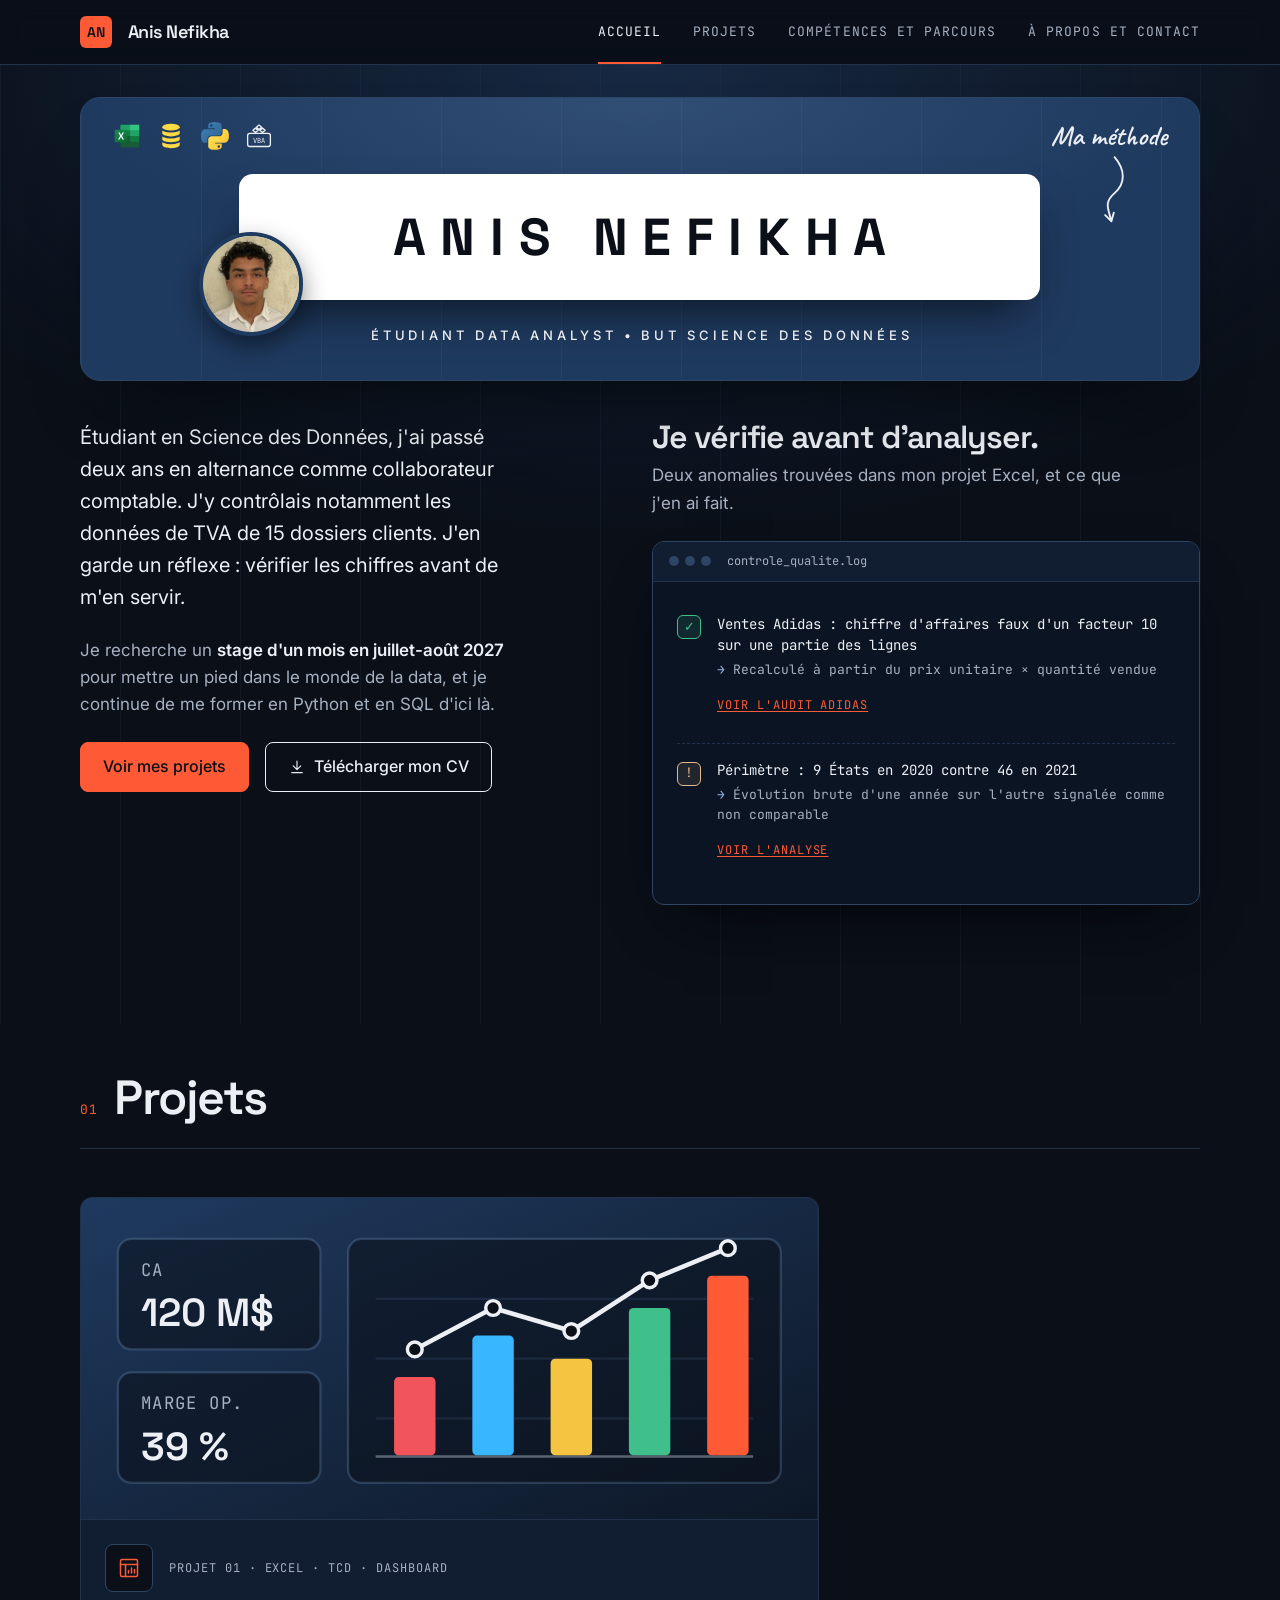
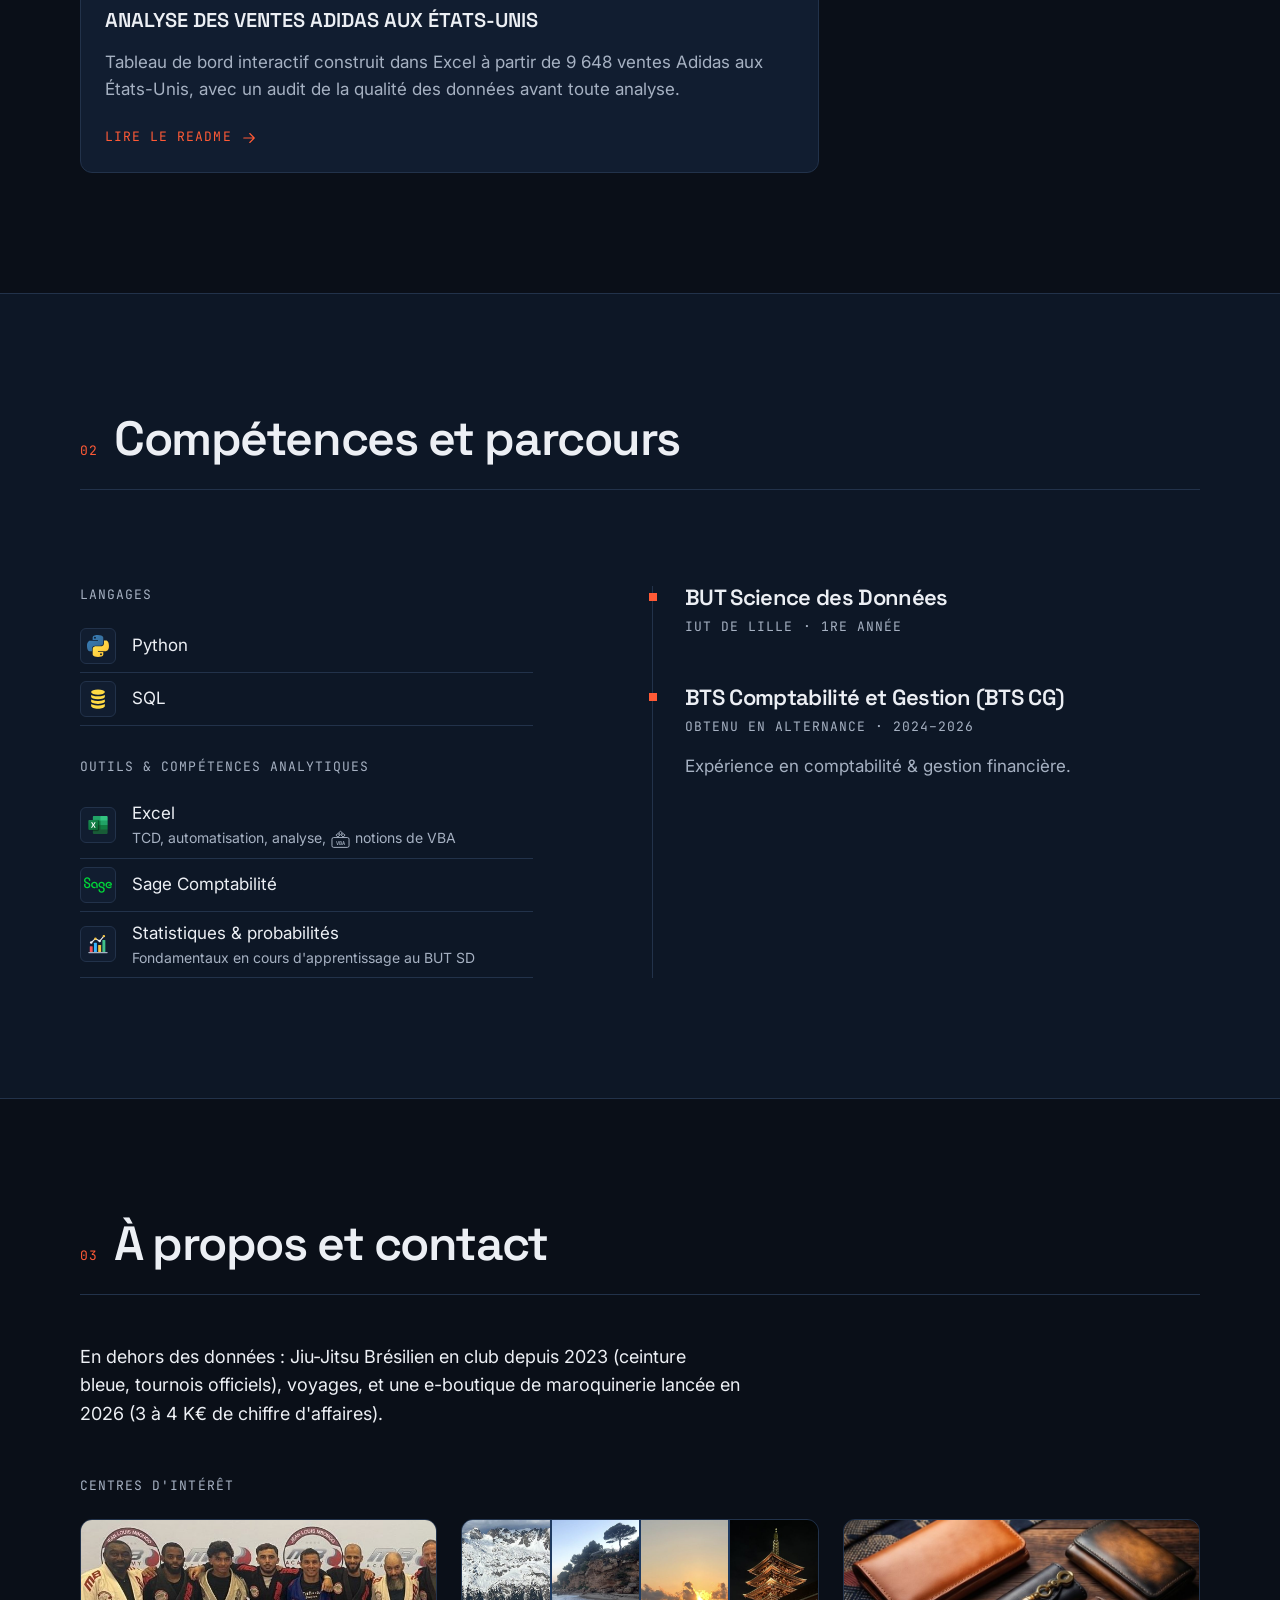
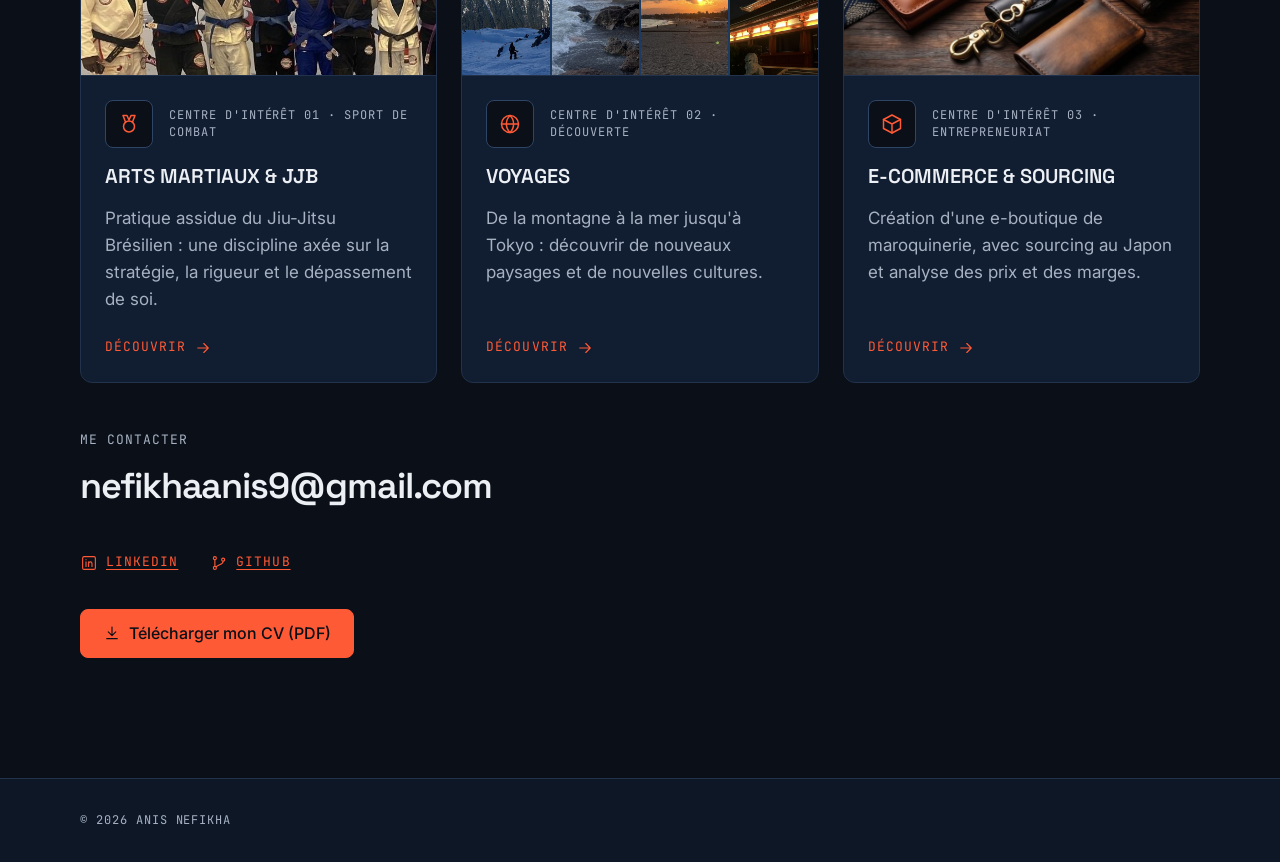
<file: index.html>
<!DOCTYPE html>
<html lang="fr">
<head>
  <meta charset="UTF-8">
  <meta name="viewport" content="width=device-width, initial-scale=1">
  <title>Anis Nefikha — Data &amp; Python</title>
  <meta name="description" content="Portfolio d'Anis Nefikha, étudiant en BUT Science des Données à l'IUT de Lille. Projets data et Python, à la recherche d'un stage d'un mois en data, en juillet-août 2027.">
  <meta name="theme-color" content="#0A0F18">

  <!-- Open Graph -->
  <meta property="og:title" content="Anis Nefikha — Data &amp; Python">
  <meta property="og:description" content="Étudiant en BUT Science des Données (IUT de Lille), à la recherche d'un stage d'un mois en data, en juillet-août 2027. Projets, compétences et contact.">
  <meta property="og:type" content="website">
  <meta property="og:url" content="https://anis-nefikha.github.io/">
  <meta property="og:image" content="https://anis-nefikha.github.io/assets/images/apercu-partage.jpg">
  <meta property="og:image:width" content="1200">
  <meta property="og:image:height" content="630">
  <meta property="og:image:alt" content="Bannière d'Anis Nefikha, étudiant data analyst en BUT Science des Données">
  <link rel="canonical" href="https://anis-nefikha.github.io/">

  <!-- Favicon SVG placeholder (initiales AN), intégré pour ne pas ajouter de fichier -->
  <link rel="icon" type="image/svg+xml" href="data:image/svg+xml,%3Csvg xmlns='http://www.w3.org/2000/svg' viewBox='0 0 64 64'%3E%3Crect width='64' height='64' rx='12' fill='%230A0F18'/%3E%3Ctext x='50%25' y='50%25' dy='.35em' text-anchor='middle' font-family='sans-serif' font-weight='700' font-size='28' fill='%23FF5A36'%3EAN%3C/text%3E%3C/svg%3E">

  <!-- Polices Google : uniquement les graisses utilisées, font-display: swap -->
  <link rel="preconnect" href="https://fonts.googleapis.com">
  <link rel="preconnect" href="https://fonts.gstatic.com" crossorigin>
  <link rel="stylesheet" href="https://fonts.googleapis.com/css2?family=Inter:wght@400;500;600&family=JetBrains+Mono:wght@400&family=Space+Grotesk:wght@600;700&display=swap">
  <!-- Écriture manuscrite de la bannière : seulement les lettres de « Ma méthode », bloquante sur desktop uniquement -->
  <link rel="stylesheet" href="https://fonts.googleapis.com/css2?family=Caveat:wght@600&text=Ma%20m%C3%A9thode&display=swap" media="(min-width: 64em)">

  <!-- Feuilles de style : l'ordre compte (tokens → base → layout → composants) -->
  <link rel="stylesheet" href="css/01-tokens.css">
  <link rel="stylesheet" href="css/02-base.css">
  <link rel="stylesheet" href="css/03-layout.css">
  <link rel="stylesheet" href="css/04-components.css">

  <!-- Apparitions au défilement : masque les blocs [data-reveal] avant le premier affichage.
       Mouvement réduit demandé, ou main.js indisponible : rien n'est masqué. -->
  <script>
    (function (root) {
      if (!window.matchMedia || !matchMedia('(prefers-reduced-motion: no-preference)').matches || !('IntersectionObserver' in window)) return;
      root.classList.add('reveal-on');
      setTimeout(function () {
        if (!root.classList.contains('reveal-ready')) root.classList.remove('reveal-on');
      }, 2500);
    })(document.documentElement);
  </script>
  <script src="js/main.js" defer></script>
</head>
<body>

  <!-- Icônes (sprite SVG décoratif, réutilisé avec <use>) -->
  <svg class="icon-sprite" aria-hidden="true" hidden>
    <symbol id="i-code" viewBox="0 0 24 24"><path d="M8 7l-5 5 5 5M16 7l5 5-5 5M14 4l-4 16"/></symbol>
    <symbol id="i-database" viewBox="0 0 24 24"><ellipse cx="12" cy="5.5" rx="7.5" ry="2.5"/><path d="M4.5 5.5v13c0 1.4 3.4 2.5 7.5 2.5s7.5-1.1 7.5-2.5v-13M4.5 12c0 1.4 3.4 2.5 7.5 2.5s7.5-1.1 7.5-2.5"/></symbol>
    <symbol id="i-table" viewBox="0 0 24 24"><rect x="3.5" y="4.5" width="17" height="15" rx="1.5"/><path d="M3.5 9.5h17M3.5 14.5h17M9.5 9.5v10"/></symbol>
    <symbol id="i-medal" viewBox="0 0 24 24"><circle cx="12" cy="14.5" r="5.5"/><path d="M8.5 10L6 3.5h4l2 4.5 2-4.5h4L15.5 10"/></symbol>
    <symbol id="i-team" viewBox="0 0 24 24"><circle cx="9" cy="8" r="3"/><circle cx="17" cy="9" r="2.5"/><path d="M3.5 19.5c0-3 2.5-5.5 5.5-5.5s5.5 2.5 5.5 5.5M15 14.2c.6-.1 1.3-.2 2-.2 2.2 0 4 1.8 4 4.5"/></symbol>
    <symbol id="i-box" viewBox="0 0 24 24"><path d="M12 3l8.5 4.5v9L12 21l-8.5-4.5v-9z"/><path d="M3.5 7.5L12 12l8.5-4.5M12 12v9"/></symbol>
    <symbol id="i-mail" viewBox="0 0 24 24"><rect x="3" y="5" width="18" height="14" rx="1.5"/><path d="M3.5 6l8.5 7 8.5-7"/></symbol>
    <symbol id="i-linkedin" viewBox="0 0 24 24"><rect x="3.5" y="3.5" width="17" height="17" rx="2"/><path d="M8 10.5v6M8 7.5v.01M11.5 16.5v-6M11.5 13c0-1.5 1-2.5 2.3-2.5s2.2 1 2.2 2.5v3.5"/></symbol>
    <symbol id="i-github" viewBox="0 0 24 24"><circle cx="6.5" cy="5.5" r="2"/><circle cx="6.5" cy="18.5" r="2"/><circle cx="17.5" cy="7.5" r="2"/><path d="M6.5 7.5v9M17.5 9.5c0 4-4 4-9.3 7.5"/></symbol>
    <symbol id="i-download" viewBox="0 0 24 24"><path d="M12 4v11M7 10.5l5 5 5-5M5 19.5h14"/></symbol>
    <symbol id="i-arrow" viewBox="0 0 24 24"><path d="M7 17L17 7M9 7h8v8"/></symbol>
    <symbol id="i-fuel" viewBox="0 0 24 24"><path d="M4.5 20.5V5A1.5 1.5 0 0 1 6 3.5h6A1.5 1.5 0 0 1 13.5 5v15.5M3 20.5h12M7 7.5h4"/><path d="M13.5 10H15a1.5 1.5 0 0 1 1.5 1.5v4.25a1.25 1.25 0 0 0 2.5 0V8.5L16.5 6"/></symbol>
    <symbol id="i-dashboard" viewBox="0 0 24 24"><rect x="3.5" y="3.5" width="17" height="17" rx="1.5"/><path d="M3.5 8.5h17M8.5 8.5v12"/><path d="M11.5 17v-2.5M14.5 17v-5M17.5 17v-3.5"/></symbol>
    <symbol id="i-book" viewBox="0 0 24 24"><path d="M4.5 4.5A1.5 1.5 0 0 1 6 3h12.5v15H6a1.5 1.5 0 0 0-1.5 1.5zM4.5 19.5A1.5 1.5 0 0 0 6 21h12.5v-3"/><path d="M8.5 7h6"/></symbol>
    <symbol id="i-file" viewBox="0 0 24 24"><path d="M6.5 3.5h7l4 4v13h-11z"/><path d="M13.5 3.5v4h4"/></symbol>
    <symbol id="i-image" viewBox="0 0 24 24"><rect x="3.5" y="4.5" width="17" height="15" rx="1.5"/><circle cx="9" cy="10" r="1.75"/><path d="M20.5 16l-5-5-8 8.5"/></symbol>
    <symbol id="i-alert" viewBox="0 0 24 24"><path d="M12 3.5l9 16H3z"/><path d="M12 10v4M12 16.75v.01"/></symbol>
    <symbol id="i-check" viewBox="0 0 24 24"><path d="M5 12.5l4.5 4.5L19 7.5"/></symbol>
    <symbol id="i-arrow-right" viewBox="0 0 24 24"><path d="M5 12h14M13 6l6 6-6 6"/></symbol>
    <symbol id="i-arrow-left" viewBox="0 0 24 24"><path d="M19 12H5M11 6l-6 6 6 6"/></symbol>
    <symbol id="i-globe" viewBox="0 0 24 24"><circle cx="12" cy="12" r="8.5"/><path d="M3.5 12h17M12 3.5c2.4 2.3 3.6 5.1 3.6 8.5s-1.2 6.2-3.6 8.5c-2.4-2.3-3.6-5.1-3.6-8.5s1.2-6.2 3.6-8.5z"/></symbol>
  </svg>

  <!-- Lien d'évitement : visible uniquement au focus clavier -->
  <a class="skip-link" href="#contenu">Aller au contenu</a>

  <header class="site-header">
    <div class="container site-header__inner">
      <a class="site-header__brand" href="#accueil"><span class="brand-mark" aria-hidden="true">AN</span><span class="brand-name">Anis Nefikha</span></a>

      <!-- Toujours visible, en haut de chaque page (libellés courts sur mobile) -->
      <nav class="site-nav" aria-label="Navigation principale">
        <ul class="site-nav__list">
          <li><a href="#accueil">Accueil</a></li>
          <li><a href="#projets">Projets</a></li>
          <li><a href="#competences">Compétences<span class="nav-extra">&nbsp;et parcours</span></a></li>
          <li><a href="#a-propos"><span class="nav-extra">À propos et&nbsp;</span>Contact</a></li>
        </ul>
      </nav>
    </div>
  </header>

  <main id="contenu" tabindex="-1">

    <!-- ============================================================
         SECTION ACCUEIL
         ============================================================ -->
    <section class="section section--accueil" id="accueil" aria-labelledby="accueil-titre">
      <div class="container grid hero__grid">
        <!-- Signature : la bannière LinkedIn recréée en HTML (nom = h1, net à toutes les tailles).
             Seul moment animé au chargement, voir « Signature du hero » dans 04-components.css -->
        <div class="signature">
          <ul class="signature__tools" aria-label="Outils">
            <li><svg viewBox="0 0 32 32" focusable="false" aria-hidden="true"><defs><linearGradient id="sigExcel" x1="4.494" x2="13.832" y1="-2092.086" y2="-2075.914" gradientTransform="translate(0 2100)" gradientUnits="userSpaceOnUse"><stop offset="0" stop-color="#18884f"/><stop offset=".5" stop-color="#117e43"/><stop offset="1" stop-color="#0b6631"/></linearGradient></defs><path fill="#185c37" d="M19.581 15.35L8.512 13.4v14.409A1.19 1.19 0 0 0 9.705 29h19.1A1.19 1.19 0 0 0 30 27.809V22.5Z"/><path fill="#21a366" d="M19.581 3H9.705a1.19 1.19 0 0 0-1.193 1.191V9.5L19.581 16l5.861 1.95L30 16V9.5Z"/><path fill="#107c41" d="M8.512 9.5h11.069V16H8.512Z"/><path fill="url(#sigExcel)" d="M3.194 8.85h11.938a1.193 1.193 0 0 1 1.194 1.191v11.918a1.193 1.193 0 0 1-1.194 1.191H3.194A1.19 1.19 0 0 1 2 21.959V10.041A1.19 1.19 0 0 1 3.194 8.85"/><path fill="#fff" d="m5.7 19.873l2.511-3.884l-2.3-3.862h1.847L9.013 14.6c.116.234.2.408.238.524h.017q.123-.281.26-.546l1.342-2.447h1.7l-2.359 3.84l2.419 3.905h-1.809l-1.45-2.711A2.4 2.4 0 0 1 9.2 16.8h-.024a1.7 1.7 0 0 1-.168.351l-1.493 2.722Z"/><path fill="#33c481" d="M28.806 3h-9.225v6.5H30V4.191A1.19 1.19 0 0 0 28.806 3"/><path fill="#107c41" d="M19.581 16H30v6.5H19.581Z"/></svg><span class="visually-hidden">Excel</span></li>
            <li><svg viewBox="0 0 32 32" focusable="false" aria-hidden="true"><path fill="#ffda44" d="M8.562 15.256A21.2 21.2 0 0 0 16 16.449a21.2 21.2 0 0 0 7.438-1.194c1.864-.727 2.525-1.535 2.525-2V9.7a10.4 10.4 0 0 1-2.084 1.076A22.3 22.3 0 0 1 16 12.078a22.4 22.4 0 0 1-7.879-1.3A10.3 10.3 0 0 1 6.037 9.7v3.55c0 .474.663 1.278 2.525 2.006m0 6.705a15.6 15.6 0 0 0 2.6.741a25 25 0 0 0 4.838.453a25 25 0 0 0 4.838-.452a15.6 15.6 0 0 0 2.6-.741c1.864-.727 2.525-1.535 2.525-2v-3.39a10.7 10.7 0 0 1-1.692.825A23.5 23.5 0 0 1 16 18.74a23.5 23.5 0 0 1-8.271-1.348a11 11 0 0 1-1.692-.825v3.393c0 .466.663 1.271 2.525 2.001M16 30c5.5 0 9.963-1.744 9.963-3.894v-2.837a10.5 10.5 0 0 1-1.535.762l-.157.063A23.5 23.5 0 0 1 16 25.445a23.4 23.4 0 0 1-8.271-1.351l-.157-.063a10.5 10.5 0 0 1-1.535-.762v2.837C6.037 28.256 10.5 30 16 30"/><ellipse cx="16" cy="5.894" fill="#ffda44" rx="9.963" ry="3.894"/></svg><span class="visually-hidden">SQL</span></li>
            <li><svg viewBox="0 0 256 255" focusable="false" aria-hidden="true"><defs><linearGradient id="sigPython0" x1="12.959%" x2="79.639%" y1="12.039%" y2="78.201%"><stop offset="0%" stop-color="#387EB8"/><stop offset="100%" stop-color="#366994"/></linearGradient><linearGradient id="sigPython1" x1="19.128%" x2="90.742%" y1="20.579%" y2="88.429%"><stop offset="0%" stop-color="#FFE052"/><stop offset="100%" stop-color="#FFC331"/></linearGradient></defs><path fill="url(#sigPython0)" d="M126.916.072c-64.832 0-60.784 28.115-60.784 28.115l.072 29.128h61.868v8.745H41.631S.145 61.355.145 126.77c0 65.417 36.21 63.097 36.21 63.097h21.61v-30.356s-1.165-36.21 35.632-36.21h61.362s34.475.557 34.475-33.319V33.97S194.670.072 126.916.072M92.802 19.66a11.12 11.12 0 0 1 11.13 11.13a11.12 11.12 0 0 1-11.13 11.13a11.12 11.12 0 0 1-11.13-11.13a11.12 11.12 0 0 1 11.13-11.13"/><path fill="url(#sigPython1)" d="M128.757 254.126c64.832 0 60.784-28.115 60.784-28.115l-.072-29.127H127.6v-8.745h86.441s41.486 4.705 41.486-60.712c0-65.416-36.21-63.096-36.21-63.096h-21.61v30.355s1.165 36.21-35.632 36.21h-61.362s-34.475-.557-34.475 33.32v56.013s-5.235 33.897 62.518 33.897m34.114-19.586a11.12 11.12 0 0 1-11.13-11.13a11.12 11.12 0 0 1 11.13-11.131a11.12 11.12 0 0 1 11.13 11.13a11.12 11.12 0 0 1-11.13 11.13"/></svg><span class="visually-hidden">Python</span></li>
            <li><svg class="signature__vba" viewBox="0 0 32 32" focusable="false" aria-hidden="true"><path d="M9 9.5l3-2.5 3 2.5-3 2.5zM17 9.5l3-2.5 3 2.5-3 2.5zM13 6l3-2.5L19 6l-3 2.5z"/><rect x="3" y="13" width="26" height="15" rx="2.5"/><text x="16" y="24.5" text-anchor="middle">VBA</text></svg><span class="visually-hidden">VBA</span></li>
          </ul>

          <div class="signature__card">
            <h1 id="accueil-titre" class="signature__name">Anis Nefikha</h1>
            <img class="signature__photo" src="assets/images/anis-nefikha.jpg" alt="Portrait d'Anis Nefikha" width="260" height="260">
          </div>

          <p class="signature__role">Étudiant data analyst <span aria-hidden="true">•</span> BUT Science des Données</p>

          <!-- Annotation manuscrite de la bannière (desktop uniquement) : la flèche désigne le journal
               qualité, juste en dessous. Placée après le h1 pour l'ordre de lecture au clavier. -->
          <a class="signature__note" href="#verification">
            <span>Ma méthode</span>
            <svg viewBox="0 0 56 92" focusable="false" aria-hidden="true"><path pathLength="1" d="M30 4C44 20 44 38 30 50S22 70 26 86M29 75L26 86L18 78"/></svg>
          </a>
        </div>

        <div class="hero__text">
          <p class="hero__intro" data-reveal>Étudiant en Science des Données, j'ai passé deux ans en alternance comme collaborateur comptable. J'y contrôlais notamment les données de TVA de 15 dossiers clients. J'en garde un réflexe&nbsp;: vérifier les chiffres avant de m'en servir.</p>

          <p class="hero__goal" data-reveal>Je recherche un <strong>stage d'un mois en juillet-août 2027</strong> pour mettre un pied dans le monde de la data, et je continue de me former en Python et en SQL d'ici là.</p>

          <div class="button-group" data-reveal>
            <a class="button button--primary" href="#projets">Voir mes projets</a>
            <a class="button button--secondary" href="assets/cv/cv-anis-nefikha.pdf">
              <svg class="icon" aria-hidden="true"><use href="#i-download"/></svg>
              Télécharger mon CV
            </a>
          </div>
        </div>

        <!-- Fil rouge : contrôle qualité (2 anomalies réelles, tirées de la page projet Adidas).
             Placé dans le hero pour être vu sans défiler. Les lignes s'affichent une à une
             quand le journal entre dans l'écran (main.js). -->
        <div class="hero__audit" id="verification">
          <h2 class="audit__title" data-reveal>Je vérifie avant d'analyser.</h2>
          <p class="audit__lead" data-reveal>Deux anomalies trouvées dans mon projet Excel, et ce que j'en ai fait.</p>

        <figure class="log" data-log>
          <figcaption class="log__bar"><span class="log__dots" aria-hidden="true"><i></i><i></i><i></i></span>controle_qualite.log</figcaption>
          <ol class="log__lines">
            <li class="log__line" style="--i: 0">
              <span class="log__status log__status--ok" aria-hidden="true">✓</span>
              <div class="log__text">
                <p class="log__check"><span class="visually-hidden">Corrigé : </span>Ventes Adidas : chiffre d'affaires faux d'un facteur 10 sur une partie des lignes</p>
                <p class="log__fix">Recalculé à partir du prix unitaire × quantité vendue</p>
                <a class="log__link" href="projets/dashboard-adidas.html#etape-2">Voir l'audit Adidas</a>
              </div>
            </li>
            <li class="log__line" style="--i: 1">
              <span class="log__status log__status--warn" aria-hidden="true">!</span>
              <div class="log__text">
                <p class="log__check"><span class="visually-hidden">Signalé : </span>Périmètre : 9 États en 2020 contre 46 en 2021</p>
                <p class="log__fix">Évolution brute d'une année sur l'autre signalée comme non comparable</p>
                <a class="log__link" href="projets/dashboard-adidas.html#etape-5">Voir l'analyse</a>
              </div>
            </li>
          </ol>
        </figure>
        </div>
      </div>
    </section>

    <!-- ============================================================
         SECTION PROJETS (en premier après l'accueil : priorité recruteurs)
         ============================================================ -->
    <section class="section section--projets" id="projets" aria-labelledby="projets-titre">
      <div class="container">
        <h2 id="projets-titre" class="section-title" data-reveal><span class="section-number" aria-hidden="true">01</span>Projets</h2>

        <!-- Chaque carte ouvre la page du projet (README complet), générée par projets.py -->
        <ul class="project-list grid">
          <li data-reveal>
            <article class="project-card">
              <div class="project-card__cover" aria-hidden="true">
                <svg viewBox="0 0 320 140" preserveAspectRatio="xMidYMid slice" focusable="false">
                  <defs>
                    <linearGradient id="couvDashFond" x1="0" y1="0" x2="1" y2="1"><stop offset="0" stop-color="#1F3A5F"/><stop offset="1" stop-color="#0D1726"/></linearGradient>
                  </defs>
                  <rect width="320" height="140" fill="url(#couvDashFond)"/>
                  <g fill="#0A0F18" fill-opacity=".55" stroke="#8DB4E8" stroke-opacity=".22">
                    <rect x="16" y="18" width="88" height="48" rx="6"/>
                    <rect x="16" y="76" width="88" height="48" rx="6"/>
                    <rect x="116" y="18" width="188" height="106" rx="6"/>
                  </g>
                  <g font-family="JetBrains Mono, monospace" font-size="7.5" letter-spacing=".6" fill="#A6B1C2">
                    <text x="26" y="34">CA</text>
                    <text x="26" y="92">MARGE OP.</text>
                  </g>
                  <g font-family="Space Grotesk, sans-serif" font-size="17" font-weight="600" fill="#ECEFF4">
                    <text x="26" y="56">120 M$</text>
                    <text x="26" y="114">39 %</text>
                  </g>
                  <path d="M128 44h164M128 70h164M128 96h164" stroke="#8DB4E8" stroke-opacity=".1"/>
                  <path d="M128 112.5h164" stroke="#A6B1C2" stroke-opacity=".5"/>
                  <rect x="136" y="78" width="18" height="34" rx="2" fill="#F2545B"/>
                  <rect x="170" y="60" width="18" height="52" rx="2" fill="#38B6FF"/>
                  <rect x="204" y="70" width="18" height="42" rx="2" fill="#F5C542"/>
                  <rect x="238" y="48" width="18" height="64" rx="2" fill="#3FBF8A"/>
                  <rect x="272" y="34" width="18" height="78" rx="2" fill="#FF5A36"/>
                  <path d="M145 66l34-18 34 10 34-22 34-14" fill="none" stroke="#ECEFF4" stroke-width="2" stroke-linecap="round" stroke-linejoin="round"/>
                  <g fill="#0A0F18" stroke="#ECEFF4" stroke-width="1.5">
                    <circle cx="145" cy="66" r="3.2"/><circle cx="179" cy="48" r="3.2"/><circle cx="213" cy="58" r="3.2"/><circle cx="247" cy="36" r="3.2"/><circle cx="281" cy="22" r="3.2"/>
                  </g>
                </svg>
              </div>
              <div class="project-card__body">
                <div class="project-card__head">
                  <span class="project-logo" aria-hidden="true"><svg class="icon"><use href="#i-dashboard"/></svg></span>
                  <p class="project-card__kicker">Projet 01 · Excel · TCD · Dashboard</p>
                </div>
                <h3 class="project-card__title"><a class="project-card__link" href="projets/dashboard-adidas.html">Analyse des ventes Adidas aux États-Unis</a></h3>
                <p class="project-card__summary">Tableau de bord interactif construit dans Excel à partir de 9&nbsp;648 ventes Adidas aux États-Unis, avec un audit de la qualité des données avant toute analyse.</p>
                <span class="project-card__cta" aria-hidden="true">Lire le README <svg class="icon"><use href="#i-arrow-right"/></svg></span>
              </div>
            </article>
          </li>
        </ul>
      </div>
    </section>

    <!-- ============================================================
         SECTION COMPÉTENCES ET PARCOURS
         ============================================================ -->
    <section class="section section--band section--competences" id="competences" aria-labelledby="competences-titre">
      <div class="container grid competences__grid">
        <h2 id="competences-titre" class="section-title" data-reveal><span class="section-number" aria-hidden="true">02</span>Compétences et parcours</h2>

        <ul class="skill-groups">
          <li class="skill-group">
            <h3 class="skill-group__title" data-reveal>Langages</h3>
            <ul class="skill-group__list">
              <li data-reveal><span class="skill-logo" aria-hidden="true"><svg class="skill-logo__img" focusable="false" viewBox="0 0 256 255"><defs><linearGradient id="logoPython0" x1="12.959%" x2="79.639%" y1="12.039%" y2="78.201%"><stop offset="0%" stop-color="#387EB8"/><stop offset="100%" stop-color="#366994"/></linearGradient><linearGradient id="logoPython1" x1="19.128%" x2="90.742%" y1="20.579%" y2="88.429%"><stop offset="0%" stop-color="#FFE052"/><stop offset="100%" stop-color="#FFC331"/></linearGradient></defs><path fill="url(#logoPython0)" d="M126.916.072c-64.832 0-60.784 28.115-60.784 28.115l.072 29.128h61.868v8.745H41.631S.145 61.355.145 126.77c0 65.417 36.21 63.097 36.21 63.097h21.61v-30.356s-1.165-36.21 35.632-36.21h61.362s34.475.557 34.475-33.319V33.97S194.67.072 126.916.072M92.802 19.66a11.12 11.12 0 0 1 11.13 11.13a11.12 11.12 0 0 1-11.13 11.13a11.12 11.12 0 0 1-11.13-11.13a11.12 11.12 0 0 1 11.13-11.13"/><path fill="url(#logoPython1)" d="M128.757 254.126c64.832 0 60.784-28.115 60.784-28.115l-.072-29.127H127.6v-8.745h86.441s41.486 4.705 41.486-60.712c0-65.416-36.21-63.096-36.21-63.096h-21.61v30.355s1.165 36.21-35.632 36.21h-61.362s-34.475-.557-34.475 33.32v56.013s-5.235 33.897 62.518 33.897m34.114-19.586a11.12 11.12 0 0 1-11.13-11.13a11.12 11.12 0 0 1 11.13-11.131a11.12 11.12 0 0 1 11.13 11.13a11.12 11.12 0 0 1-11.13 11.13"/></svg></span>Python</li>
              <li data-reveal><span class="skill-logo" aria-hidden="true"><svg class="skill-logo__img" focusable="false" viewBox="0 0 32 32"><path fill="#ffda44" d="M8.562 15.256A21.2 21.2 0 0 0 16 16.449a21.2 21.2 0 0 0 7.438-1.194c1.864-.727 2.525-1.535 2.525-2V9.7a10.4 10.4 0 0 1-2.084 1.076A22.3 22.3 0 0 1 16 12.078a22.4 22.4 0 0 1-7.879-1.3A10.3 10.3 0 0 1 6.037 9.7v3.55c0 .474.663 1.278 2.525 2.006m0 6.705a15.6 15.6 0 0 0 2.6.741a25 25 0 0 0 4.838.453a25 25 0 0 0 4.838-.452a15.6 15.6 0 0 0 2.6-.741c1.864-.727 2.525-1.535 2.525-2v-3.39a10.7 10.7 0 0 1-1.692.825A23.5 23.5 0 0 1 16 18.74a23.5 23.5 0 0 1-8.271-1.348a11 11 0 0 1-1.692-.825v3.393c0 .466.663 1.271 2.525 2.001M16 30c5.5 0 9.963-1.744 9.963-3.894v-2.837a10.5 10.5 0 0 1-1.535.762l-.157.063A23.5 23.5 0 0 1 16 25.445a23.4 23.4 0 0 1-8.271-1.351l-.157-.063a10.5 10.5 0 0 1-1.535-.762v2.837C6.037 28.256 10.5 30 16 30"/><ellipse cx="16" cy="5.894" fill="#ffda44" rx="9.963" ry="3.894"/></svg></span>SQL</li>
            </ul>
          </li>
          <li class="skill-group">
            <h3 class="skill-group__title" data-reveal>Outils &amp; compétences analytiques</h3>
            <ul class="skill-group__list">
              <li data-reveal><span class="skill-logo" aria-hidden="true"><svg class="skill-logo__img" focusable="false" viewBox="0 0 32 32"><defs><linearGradient id="logoExcel0" x1="4.494" x2="13.832" y1="-2092.086" y2="-2075.914" gradientTransform="translate(0 2100)" gradientUnits="userSpaceOnUse"><stop offset="0" stop-color="#18884f"/><stop offset=".5" stop-color="#117e43"/><stop offset="1" stop-color="#0b6631"/></linearGradient></defs><path fill="#185c37" d="M19.581 15.35L8.512 13.4v14.409A1.19 1.19 0 0 0 9.705 29h19.1A1.19 1.19 0 0 0 30 27.809V22.5Z"/><path fill="#21a366" d="M19.581 3H9.705a1.19 1.19 0 0 0-1.193 1.191V9.5L19.581 16l5.861 1.95L30 16V9.5Z"/><path fill="#107c41" d="M8.512 9.5h11.069V16H8.512Z"/><path d="M16.434 8.2H8.512v16.25h7.922a1.2 1.2 0 0 0 1.194-1.191V9.391A1.2 1.2 0 0 0 16.434 8.2" opacity=".1"/><path d="M15.783 8.85H8.512V25.1h7.271a1.2 1.2 0 0 0 1.194-1.191V10.041a1.2 1.2 0 0 0-1.194-1.191" opacity=".2"/><path d="M15.783 8.85H8.512V23.8h7.271a1.2 1.2 0 0 0 1.194-1.191V10.041a1.2 1.2 0 0 0-1.194-1.191" opacity=".2"/><path d="M15.132 8.85h-6.62V23.8h6.62a1.2 1.2 0 0 0 1.194-1.191V10.041a1.2 1.2 0 0 0-1.194-1.191" opacity=".2"/><path fill="url(#logoExcel0)" d="M3.194 8.85h11.938a1.193 1.193 0 0 1 1.194 1.191v11.918a1.193 1.193 0 0 1-1.194 1.191H3.194A1.19 1.19 0 0 1 2 21.959V10.041A1.19 1.19 0 0 1 3.194 8.85"/><path fill="#fff" d="m5.7 19.873l2.511-3.884l-2.3-3.862h1.847L9.013 14.6c.116.234.2.408.238.524h.017q.123-.281.26-.546l1.342-2.447h1.7l-2.359 3.84l2.419 3.905h-1.809l-1.45-2.711A2.4 2.4 0 0 1 9.2 16.8h-.024a1.7 1.7 0 0 1-.168.351l-1.493 2.722Z"/><path fill="#33c481" d="M28.806 3h-9.225v6.5H30V4.191A1.19 1.19 0 0 0 28.806 3"/><path fill="#107c41" d="M19.581 16H30v6.5H19.581Z"/></svg></span><span>Excel <span class="skill-group__detail">TCD, automatisation, analyse, <svg class="vba-logo" viewBox="0 0 32 32" aria-hidden="true" focusable="false"><path d="M9 9.5l3-2.5 3 2.5-3 2.5zM17 9.5l3-2.5 3 2.5-3 2.5zM13 6l3-2.5L19 6l-3 2.5z"/><rect x="3" y="13" width="26" height="15" rx="2.5"/><text x="16" y="24.5" text-anchor="middle">VBA</text></svg>notions de VBA</span></span></li>
              <li data-reveal><span class="skill-logo" aria-hidden="true"><svg class="skill-logo__img skill-logo__img--wide" focusable="false" viewBox="0 4.8 24 14.4"><path fill="#00D639" d="M2.702 5.316C1.167 5.316 0 6.48 0 7.972c0 1.635 1.167 2.267 2.46 2.655c1.224.387 1.804.818 1.804 1.666c0 .86-.64 1.465-1.477 1.465c-.84 0-1.566-.604-1.566-1.535c0-.516.242-.647.242-.934c0-.33-.227-.574-.599-.574c-.423 0-.864.647-.864 1.566c0 1.48 1.266 2.57 2.787 2.57c1.535 0 2.701-1.163 2.701-2.656c0-1.623-1.166-2.267-2.472-2.655c-1.209-.372-1.792-.818-1.792-1.666c0-.845.626-1.45 1.463-1.45c.867 0 1.565.617 1.577 1.465c.016.388.285.617.599.617a.592.592 0 0 0 .61-.647c-.027-1.48-1.263-2.543-2.771-2.543m6.171 9.52c.683 0 1.21-.23 1.21-.69a.57.57 0 0 0-.557-.574c-.2 0-.341.085-.668.085c-.882 0-1.577-.76-1.577-1.65c0-.962.71-1.725 1.608-1.725c1.009 0 1.65.775 1.65 1.895v2.054c0 .36.284.604.625.604c.327 0 .61-.244.61-.604v-2.097c0-1.72-1.178-2.984-2.858-2.984c-1.566 0-2.86 1.22-2.86 2.856c0 1.58 1.282 2.83 2.817 2.83m6.257 3.848c1.535 0 2.701-1.163 2.701-2.656c0-1.635-1.166-2.267-2.472-2.655c-1.209-.387-1.792-.818-1.792-1.666s.64-1.465 1.463-1.465c.84 0 1.577.604 1.577 1.535c0 .519-.241.647-.241.934c0 .33.226.574.583.574c.441 0 .882-.647.882-1.566c0-1.48-1.278-2.57-2.801-2.57c-1.535 0-2.687 1.163-2.687 2.656c0 1.623 1.152 2.267 2.46 2.655c1.224.372 1.804.818 1.804 1.666c0 .86-.64 1.45-1.462 1.45c-.883 0-1.566-.601-1.578-1.465c-.015-.388-.3-.604-.598-.604c-.327 0-.626.216-.61.631c.011 1.499 1.247 2.546 2.77 2.546zm6.171-3.849c.795 0 1.424-.229 1.862-.503c.426-.272.595-.504.595-.76c0-.272-.2-.516-.568-.516c-.441 0-.795.66-1.877.66c-.952 0-1.707-.76-1.707-1.722c0-.95.725-1.724 1.635-1.724c.982 0 1.508.647 1.508 1.062c0 .116-.085.174-.2.174h-1.194c-.326 0-.568.216-.568.503c0 .314.242.546.568.546h1.636c.625 0 1.009-.33 1.009-.89c0-1.408-1.194-2.512-2.774-2.512c-1.566 0-2.83 1.263-2.83 2.84s1.312 2.842 2.905 2.842"/></svg></span>Sage Comptabilité</li>
              <li data-reveal><span class="skill-logo" aria-hidden="true"><svg class="skill-logo__img" focusable="false" viewBox="0 0 24 24"><rect x="3" y="14.5" width="3.2" height="6.5" rx=".6" fill="#F2545B"/><rect x="7.6" y="10.5" width="3.2" height="10.5" rx=".6" fill="#38B6FF"/><rect x="12.2" y="13" width="3.2" height="8" rx=".6" fill="#F5C542"/><rect x="16.8" y="7.5" width="3.2" height="13.5" rx=".6" fill="#3FBF8A"/><path d="M2 21.4h20" stroke="#A6B1C2" stroke-width="1.2" stroke-linecap="round"/><path d="M4.6 10.4l4.6-4.2 4.6 2.6 4.6-5.4" fill="none" stroke="#ECEFF4" stroke-width="1.2" stroke-linecap="round" stroke-linejoin="round"/><circle cx="4.6" cy="10.4" r="1.35" fill="#ECEFF4"/><circle cx="9.2" cy="6.2" r="1.35" fill="#F5C542"/><circle cx="13.8" cy="8.8" r="1.35" fill="#ECEFF4"/><circle cx="18.4" cy="3.4" r="1.35" fill="#F5C542"/></svg></span><span>Statistiques &amp; probabilités <span class="skill-group__detail">Fondamentaux en cours d'apprentissage au BUT SD</span></span></li>
            </ul>
          </li>
        </ul>

        <ol class="timeline" aria-label="Parcours">
          <li class="timeline__item" data-reveal>
            <h3 class="timeline__title">BUT Science des Données</h3>
            <p class="timeline__meta">IUT de Lille · 1re année</p>
          </li>
          <li class="timeline__item" data-reveal>
            <h3 class="timeline__title">BTS Comptabilité et Gestion (BTS CG)</h3>
            <p class="timeline__meta">Obtenu en alternance · 2024–2026</p>
            <p class="timeline__text">Expérience en comptabilité &amp; gestion financière.</p>
          </li>
        </ol>
      </div>
    </section>

    <!-- ============================================================
         SECTION À PROPOS ET CONTACT
         ============================================================ -->
    <section class="section section--a-propos" id="a-propos" aria-labelledby="a-propos-titre">
      <div class="container">
        <h2 id="a-propos-titre" class="section-title" data-reveal><span class="section-number" aria-hidden="true">03</span>À propos et contact</h2>

        <p class="about__text" data-reveal>En dehors des données&nbsp;: Jiu-Jitsu Brésilien en club depuis 2023 (ceinture bleue, tournois officiels), voyages, et une e-boutique de maroquinerie lancée en 2026 (3 à 4&nbsp;K€ de chiffre d'affaires).</p>

        <h3 class="subsection-title" id="centres-interet" data-reveal>Centres d'intérêt</h3>
        <!-- Chaque carte ouvre la page du centre d'intérêt, générée par centres_interet.py -->
        <ul class="project-list grid interest-list">
          <li data-reveal>
            <article class="project-card">
              <div class="project-card__cover" aria-hidden="true">
                <img src="assets/images/passions/jjb-carte.jpg" alt="" width="640" height="280" loading="lazy">
              </div>
              <div class="project-card__body">
                <div class="project-card__head">
                  <span class="project-logo" aria-hidden="true"><svg class="icon"><use href="#i-medal"/></svg></span>
                  <p class="project-card__kicker">Centre d'intérêt 01 · Sport de combat</p>
                </div>
                <h4 class="project-card__title"><a class="project-card__link" href="centres-interet/jjb.html">Arts Martiaux &amp; JJB</a></h4>
                <p class="project-card__summary">Pratique assidue du Jiu-Jitsu Brésilien&nbsp;: une discipline axée sur la stratégie, la rigueur et le dépassement de soi.</p>
                <span class="project-card__cta" aria-hidden="true">Découvrir <svg class="icon"><use href="#i-arrow-right"/></svg></span>
              </div>
            </article>
          </li>
          <li data-reveal>
            <article class="project-card">
              <div class="project-card__cover" aria-hidden="true">
                <div class="cover-gallery"><img src="assets/images/passions/voyage-montagne.jpg" alt="" width="420" height="600" loading="lazy"><img src="assets/images/passions/voyage-cote.jpg" alt="" width="420" height="600" loading="lazy"><img src="assets/images/passions/voyage-plage.jpg" alt="" width="420" height="600" loading="lazy"><img src="assets/images/passions/voyage-tokyo.jpg" alt="" width="420" height="600" loading="lazy"></div>
              </div>
              <div class="project-card__body">
                <div class="project-card__head">
                  <span class="project-logo" aria-hidden="true"><svg class="icon"><use href="#i-globe"/></svg></span>
                  <p class="project-card__kicker">Centre d'intérêt 02 · Découverte</p>
                </div>
                <h4 class="project-card__title"><a class="project-card__link" href="centres-interet/voyages.html">Voyages</a></h4>
                <p class="project-card__summary">De la montagne à la mer jusqu'à Tokyo&nbsp;: découvrir de nouveaux paysages et de nouvelles cultures.</p>
                <span class="project-card__cta" aria-hidden="true">Découvrir <svg class="icon"><use href="#i-arrow-right"/></svg></span>
              </div>
            </article>
          </li>
          <li data-reveal>
            <article class="project-card">
              <div class="project-card__cover" aria-hidden="true">
                <img src="assets/images/passions/ecommerce-carte.jpg" alt="" width="800" height="350" loading="lazy">
              </div>
              <div class="project-card__body">
                <div class="project-card__head">
                  <span class="project-logo" aria-hidden="true"><svg class="icon"><use href="#i-box"/></svg></span>
                  <p class="project-card__kicker">Centre d'intérêt 03 · Entrepreneuriat</p>
                </div>
                <h4 class="project-card__title"><a class="project-card__link" href="centres-interet/e-commerce.html">E-commerce &amp; Sourcing</a></h4>
                <p class="project-card__summary">Création d'une e-boutique de maroquinerie, avec sourcing au Japon et analyse des prix et des marges.</p>
                <span class="project-card__cta" aria-hidden="true">Découvrir <svg class="icon"><use href="#i-arrow-right"/></svg></span>
              </div>
            </article>
          </li>
        </ul>

        <div class="contact">
          <p class="contact__intro label" data-reveal>Me contacter</p>
          <a class="contact__email" data-reveal href="mailto:nefikhaanis9@gmail.com">nefikhaanis9@gmail.com</a>
          <ul class="contact__links" data-reveal>
            <li>
              <a href="https://www.linkedin.com/in/anis-nefikha/"><svg class="icon" aria-hidden="true"><use href="#i-linkedin"/></svg>LinkedIn</a>
            </li>
            <li>
              <a href="https://github.com/anis-nefikha"><svg class="icon" aria-hidden="true"><use href="#i-github"/></svg>GitHub</a>
            </li>
          </ul>
          <div class="button-group" data-reveal>
            <a class="button button--primary" href="assets/cv/cv-anis-nefikha.pdf">
              <svg class="icon" aria-hidden="true"><use href="#i-download"/></svg>
              Télécharger mon CV (PDF)
            </a>
          </div>
        </div>
      </div>
    </section>

  </main>

  <footer class="site-footer">
    <div class="container">© 2026 Anis Nefikha</div>
  </footer>

</body>
</html>
</file>
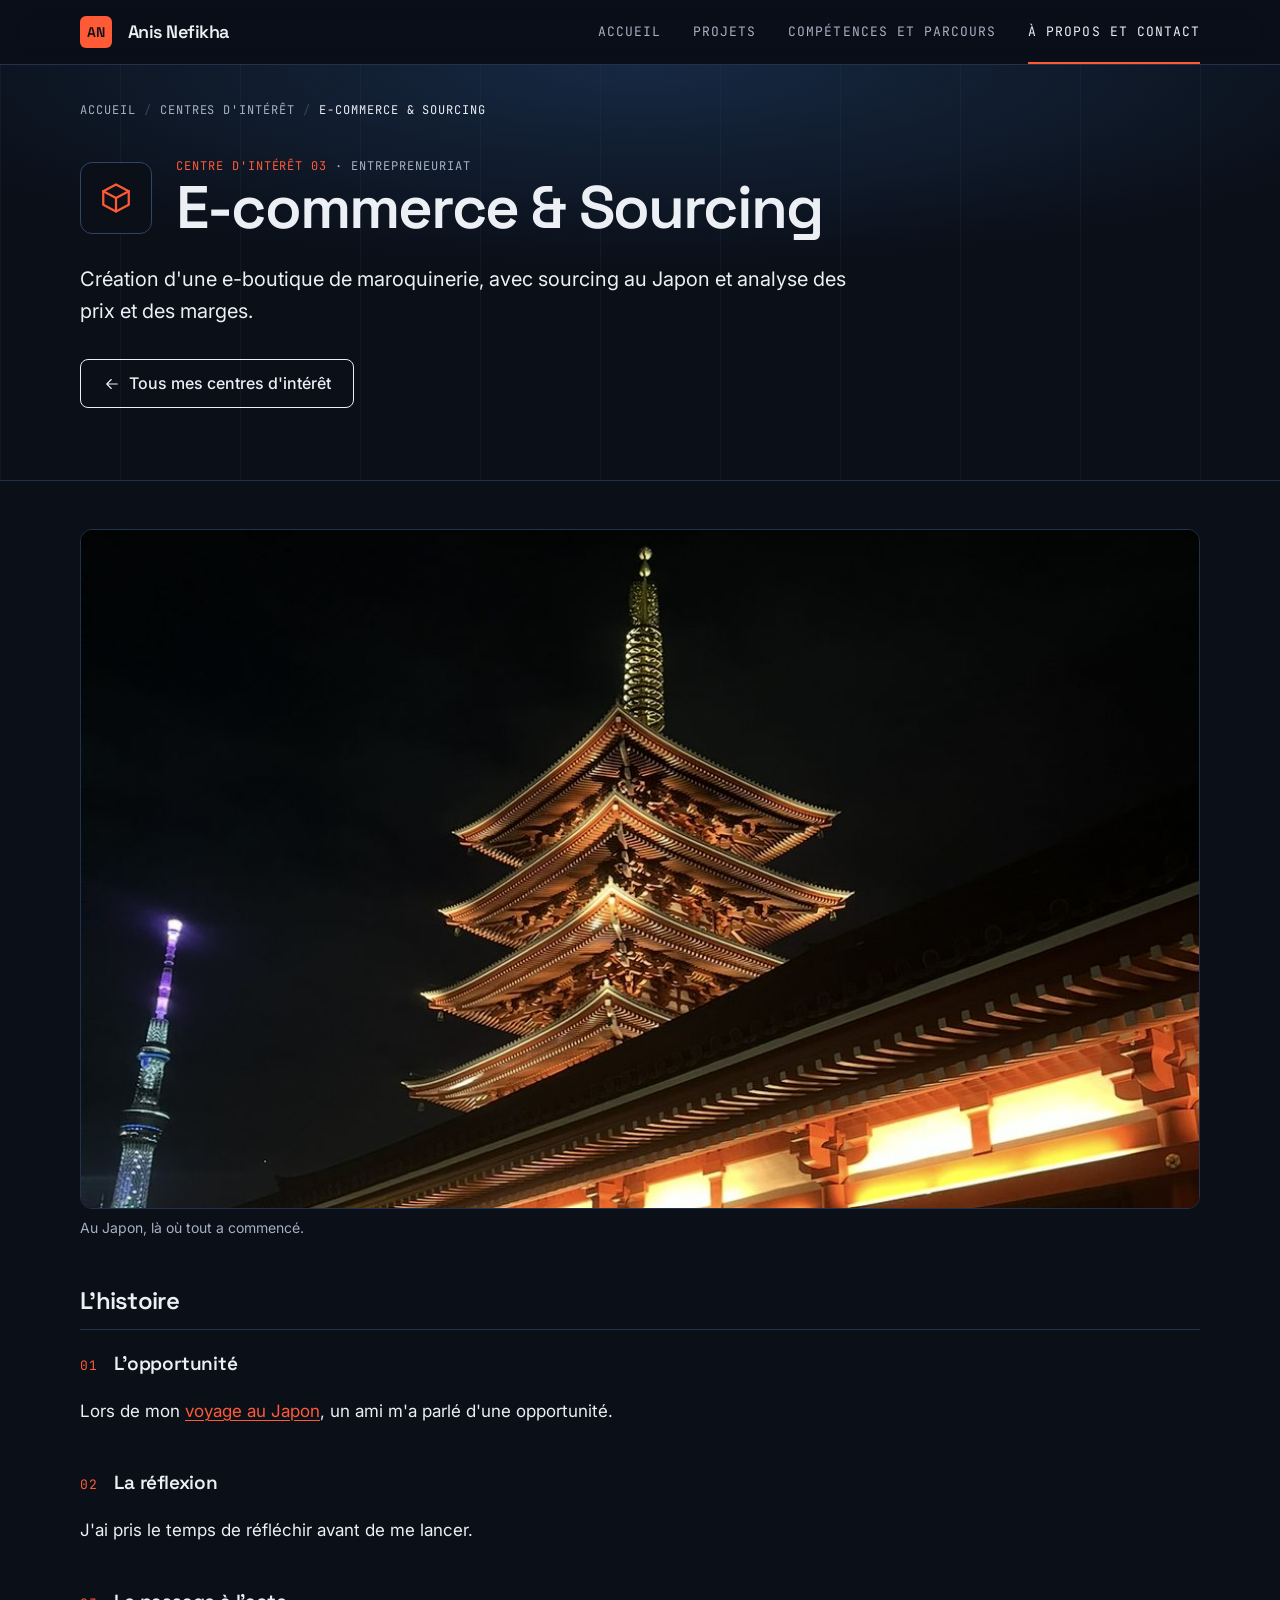
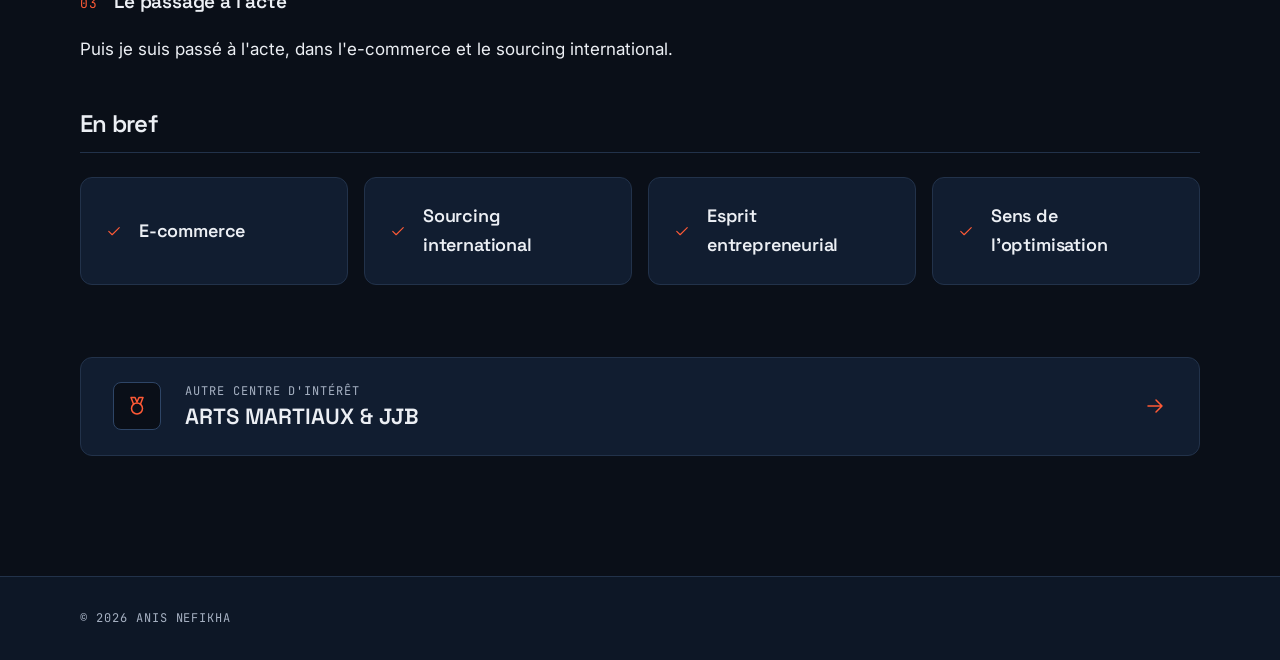
<file: centres-interet/e-commerce.html>
<!DOCTYPE html>
<html lang="fr">
<head>
  <meta charset="UTF-8">
  <meta name="viewport" content="width=device-width, initial-scale=1">
  <title>E-commerce &amp; Sourcing — Anis Nefikha</title>
  <meta name="description" content="Création d&#x27;une e-boutique de maroquinerie, avec sourcing au Japon et analyse des prix et des marges. Centre d&#x27;intérêt d&#x27;Anis Nefikha.">
  <meta name="theme-color" content="#0A0F18">

  <!-- Open Graph -->
  <meta property="og:title" content="E-commerce &amp; Sourcing — Anis Nefikha">
  <meta property="og:description" content="Création d&#x27;une e-boutique de maroquinerie, avec sourcing au Japon et analyse des prix et des marges. Centre d&#x27;intérêt d&#x27;Anis Nefikha.">
  <meta property="og:type" content="article">

  <link rel="icon" type="image/svg+xml" href="data:image/svg+xml,%3Csvg xmlns='http://www.w3.org/2000/svg' viewBox='0 0 64 64'%3E%3Crect width='64' height='64' rx='12' fill='%230A0F18'/%3E%3Ctext x='50%25' y='50%25' dy='.35em' text-anchor='middle' font-family='sans-serif' font-weight='700' font-size='28' fill='%23FF5A36'%3EAN%3C/text%3E%3C/svg%3E">

  <!-- Polices Google : uniquement les graisses utilisées, font-display: swap -->
  <link rel="preconnect" href="https://fonts.googleapis.com">
  <link rel="preconnect" href="https://fonts.gstatic.com" crossorigin>
  <link rel="stylesheet" href="https://fonts.googleapis.com/css2?family=Inter:wght@400;500;600&family=JetBrains+Mono:wght@400&family=Space+Grotesk:wght@600&display=swap">

  <link rel="stylesheet" href="../css/01-tokens.css">
  <link rel="stylesheet" href="../css/02-base.css">
  <link rel="stylesheet" href="../css/03-layout.css">
  <link rel="stylesheet" href="../css/04-components.css">

  <!-- Apparitions au défilement : masque les blocs [data-reveal] avant le premier affichage.
       Mouvement réduit demandé, ou main.js indisponible : rien n'est masqué. -->
  <script>
    (function (root) {
      if (!window.matchMedia || !matchMedia('(prefers-reduced-motion: no-preference)').matches || !('IntersectionObserver' in window)) return;
      root.classList.add('reveal-on');
      setTimeout(function () {
        if (!root.classList.contains('reveal-ready')) root.classList.remove('reveal-on');
      }, 2500);
    })(document.documentElement);
  </script>
  <script src="../js/main.js" defer></script>
</head>
<body>

  <!-- Icônes (sprite SVG décoratif, réutilisé avec <use>) -->
  <svg class="icon-sprite" aria-hidden="true" hidden>
    <symbol id="i-code" viewBox="0 0 24 24"><path d="M8 7l-5 5 5 5M16 7l5 5-5 5M14 4l-4 16"/></symbol>
    <symbol id="i-database" viewBox="0 0 24 24"><ellipse cx="12" cy="5.5" rx="7.5" ry="2.5"/><path d="M4.5 5.5v13c0 1.4 3.4 2.5 7.5 2.5s7.5-1.1 7.5-2.5v-13M4.5 12c0 1.4 3.4 2.5 7.5 2.5s7.5-1.1 7.5-2.5"/></symbol>
    <symbol id="i-table" viewBox="0 0 24 24"><rect x="3.5" y="4.5" width="17" height="15" rx="1.5"/><path d="M3.5 9.5h17M3.5 14.5h17M9.5 9.5v10"/></symbol>
    <symbol id="i-medal" viewBox="0 0 24 24"><circle cx="12" cy="14.5" r="5.5"/><path d="M8.5 10L6 3.5h4l2 4.5 2-4.5h4L15.5 10"/></symbol>
    <symbol id="i-team" viewBox="0 0 24 24"><circle cx="9" cy="8" r="3"/><circle cx="17" cy="9" r="2.5"/><path d="M3.5 19.5c0-3 2.5-5.5 5.5-5.5s5.5 2.5 5.5 5.5M15 14.2c.6-.1 1.3-.2 2-.2 2.2 0 4 1.8 4 4.5"/></symbol>
    <symbol id="i-box" viewBox="0 0 24 24"><path d="M12 3l8.5 4.5v9L12 21l-8.5-4.5v-9z"/><path d="M3.5 7.5L12 12l8.5-4.5M12 12v9"/></symbol>
    <symbol id="i-mail" viewBox="0 0 24 24"><rect x="3" y="5" width="18" height="14" rx="1.5"/><path d="M3.5 6l8.5 7 8.5-7"/></symbol>
    <symbol id="i-linkedin" viewBox="0 0 24 24"><rect x="3.5" y="3.5" width="17" height="17" rx="2"/><path d="M8 10.5v6M8 7.5v.01M11.5 16.5v-6M11.5 13c0-1.5 1-2.5 2.3-2.5s2.2 1 2.2 2.5v3.5"/></symbol>
    <symbol id="i-github" viewBox="0 0 24 24"><circle cx="6.5" cy="5.5" r="2"/><circle cx="6.5" cy="18.5" r="2"/><circle cx="17.5" cy="7.5" r="2"/><path d="M6.5 7.5v9M17.5 9.5c0 4-4 4-9.3 7.5"/></symbol>
    <symbol id="i-download" viewBox="0 0 24 24"><path d="M12 4v11M7 10.5l5 5 5-5M5 19.5h14"/></symbol>
    <symbol id="i-arrow" viewBox="0 0 24 24"><path d="M7 17L17 7M9 7h8v8"/></symbol>
    <symbol id="i-fuel" viewBox="0 0 24 24"><path d="M4.5 20.5V5A1.5 1.5 0 0 1 6 3.5h6A1.5 1.5 0 0 1 13.5 5v15.5M3 20.5h12M7 7.5h4"/><path d="M13.5 10H15a1.5 1.5 0 0 1 1.5 1.5v4.25a1.25 1.25 0 0 0 2.5 0V8.5L16.5 6"/></symbol>
    <symbol id="i-dashboard" viewBox="0 0 24 24"><rect x="3.5" y="3.5" width="17" height="17" rx="1.5"/><path d="M3.5 8.5h17M8.5 8.5v12"/><path d="M11.5 17v-2.5M14.5 17v-5M17.5 17v-3.5"/></symbol>
    <symbol id="i-book" viewBox="0 0 24 24"><path d="M4.5 4.5A1.5 1.5 0 0 1 6 3h12.5v15H6a1.5 1.5 0 0 0-1.5 1.5zM4.5 19.5A1.5 1.5 0 0 0 6 21h12.5v-3"/><path d="M8.5 7h6"/></symbol>
    <symbol id="i-file" viewBox="0 0 24 24"><path d="M6.5 3.5h7l4 4v13h-11z"/><path d="M13.5 3.5v4h4"/></symbol>
    <symbol id="i-image" viewBox="0 0 24 24"><rect x="3.5" y="4.5" width="17" height="15" rx="1.5"/><circle cx="9" cy="10" r="1.75"/><path d="M20.5 16l-5-5-8 8.5"/></symbol>
    <symbol id="i-alert" viewBox="0 0 24 24"><path d="M12 3.5l9 16H3z"/><path d="M12 10v4M12 16.75v.01"/></symbol>
    <symbol id="i-check" viewBox="0 0 24 24"><path d="M5 12.5l4.5 4.5L19 7.5"/></symbol>
    <symbol id="i-arrow-right" viewBox="0 0 24 24"><path d="M5 12h14M13 6l6 6-6 6"/></symbol>
    <symbol id="i-arrow-left" viewBox="0 0 24 24"><path d="M19 12H5M11 6l-6 6 6 6"/></symbol>
    <symbol id="i-globe" viewBox="0 0 24 24"><circle cx="12" cy="12" r="8.5"/><path d="M3.5 12h17M12 3.5c2.4 2.3 3.6 5.1 3.6 8.5s-1.2 6.2-3.6 8.5c-2.4-2.3-3.6-5.1-3.6-8.5s1.2-6.2 3.6-8.5z"/></symbol>
  </svg>

  <a class="skip-link" href="#contenu">Aller au contenu</a>

  <header class="site-header">
    <div class="container site-header__inner">
      <a class="site-header__brand" href="../index.html"><span class="brand-mark" aria-hidden="true">AN</span><span class="brand-name">Anis Nefikha</span></a>

      <nav class="site-nav" aria-label="Navigation principale">
        <ul class="site-nav__list">
          <li><a href="../index.html#accueil">Accueil</a></li>
          <li><a href="../index.html#projets">Projets</a></li>
          <li><a href="../index.html#competences">Compétences<span class="nav-extra">&nbsp;et parcours</span></a></li>
          <li><a href="../index.html#a-propos" aria-current="true"><span class="nav-extra">À propos et&nbsp;</span>Contact</a></li>
        </ul>
      </nav>
    </div>
  </header>

  <main id="contenu" tabindex="-1">

    <div class="page-head">
      <div class="container">
        <nav class="breadcrumb" aria-label="Fil d'Ariane" data-reveal>
          <ol>
            <li><a href="../index.html">Accueil</a></li>
            <li><a href="../index.html#centres-interet">Centres d'intérêt</a></li>
            <li aria-current="page">E-commerce &amp; Sourcing</li>
          </ol>
        </nav>

        <div class="page-head__title-row" data-reveal>
          <span class="project-logo project-logo--lg" aria-hidden="true"><svg class="icon"><use href="#i-box"/></svg></span>
          <div>
            <p class="page-head__kicker"><strong>Centre d'intérêt 03</strong> · Entrepreneuriat</p>
            <h1 class="page-head__title">E-commerce &amp; Sourcing</h1>
          </div>
        </div>

        <p class="page-head__lead" data-reveal>Création d'une e-boutique de maroquinerie, avec sourcing au Japon et analyse des prix et des marges.</p>

        <div class="button-group" data-reveal>
          <a class="button button--secondary" href="../index.html#centres-interet">
            <svg class="icon" aria-hidden="true"><use href="#i-arrow-left"/></svg>
            Tous mes centres d'intérêt
          </a>
        </div>
      </div>
    </div>

    <div class="container interest-layout">
      <figure class="interest-photo" data-reveal>
        <img src="../assets/images/passions/ecommerce-japon.jpg" alt="Pagode illuminée de nuit au Japon" width="1100" height="667">
        <figcaption>Au Japon, là où tout a commencé.</figcaption>
      </figure>

      <section class="interest-story" aria-labelledby="histoire">
        <h2 class="interest-title" id="histoire" data-reveal>L'histoire</h2>
        <ol class="md-steps">
          <li class="md-step" data-reveal>
            <h3 class="md-h3"><span class="md-step__n" aria-hidden="true">01</span>L'opportunité</h3>
            <p>Lors de mon <a href="voyages.html">voyage au Japon</a>, un ami m'a parlé d'une opportunité.</p>
          </li>
          <li class="md-step" data-reveal>
            <h3 class="md-h3"><span class="md-step__n" aria-hidden="true">02</span>La réflexion</h3>
            <p>J'ai pris le temps de réfléchir avant de me lancer.</p>
          </li>
          <li class="md-step" data-reveal>
            <h3 class="md-h3"><span class="md-step__n" aria-hidden="true">03</span>Le passage à l'acte</h3>
            <p>Puis je suis passé à l'acte, dans l'e-commerce et le sourcing international.</p>
          </li>
        </ol>
      </section>

      <section class="interest-keys" aria-labelledby="en-bref">
        <h2 class="interest-title" id="en-bref" data-reveal>En bref</h2>
        <ul class="key-list">
          <li class="key" data-reveal><svg class="icon" aria-hidden="true"><use href="#i-check"/></svg>E-commerce</li>
          <li class="key" data-reveal><svg class="icon" aria-hidden="true"><use href="#i-check"/></svg>Sourcing international</li>
          <li class="key" data-reveal><svg class="icon" aria-hidden="true"><use href="#i-check"/></svg>Esprit entrepreneurial</li>
          <li class="key" data-reveal><svg class="icon" aria-hidden="true"><use href="#i-check"/></svg>Sens de l'optimisation</li>
        </ul>
      </section>
    </div>

    <div class="container next-project-wrap">
      <a class="next-project" href="jjb.html" data-reveal>
        <span class="project-logo" aria-hidden="true"><svg class="icon"><use href="#i-medal"/></svg></span>
        <span class="next-project__text">
          <span class="next-project__label">Autre centre d'intérêt</span>
          <span class="next-project__title">Arts Martiaux &amp; JJB</span>
        </span>
        <svg class="icon next-project__arrow" aria-hidden="true"><use href="#i-arrow-right"/></svg>
      </a>
    </div>

  </main>

  <footer class="site-footer">
    <div class="container">© 2026 Anis Nefikha</div>
  </footer>

</body>
</html>
</file>
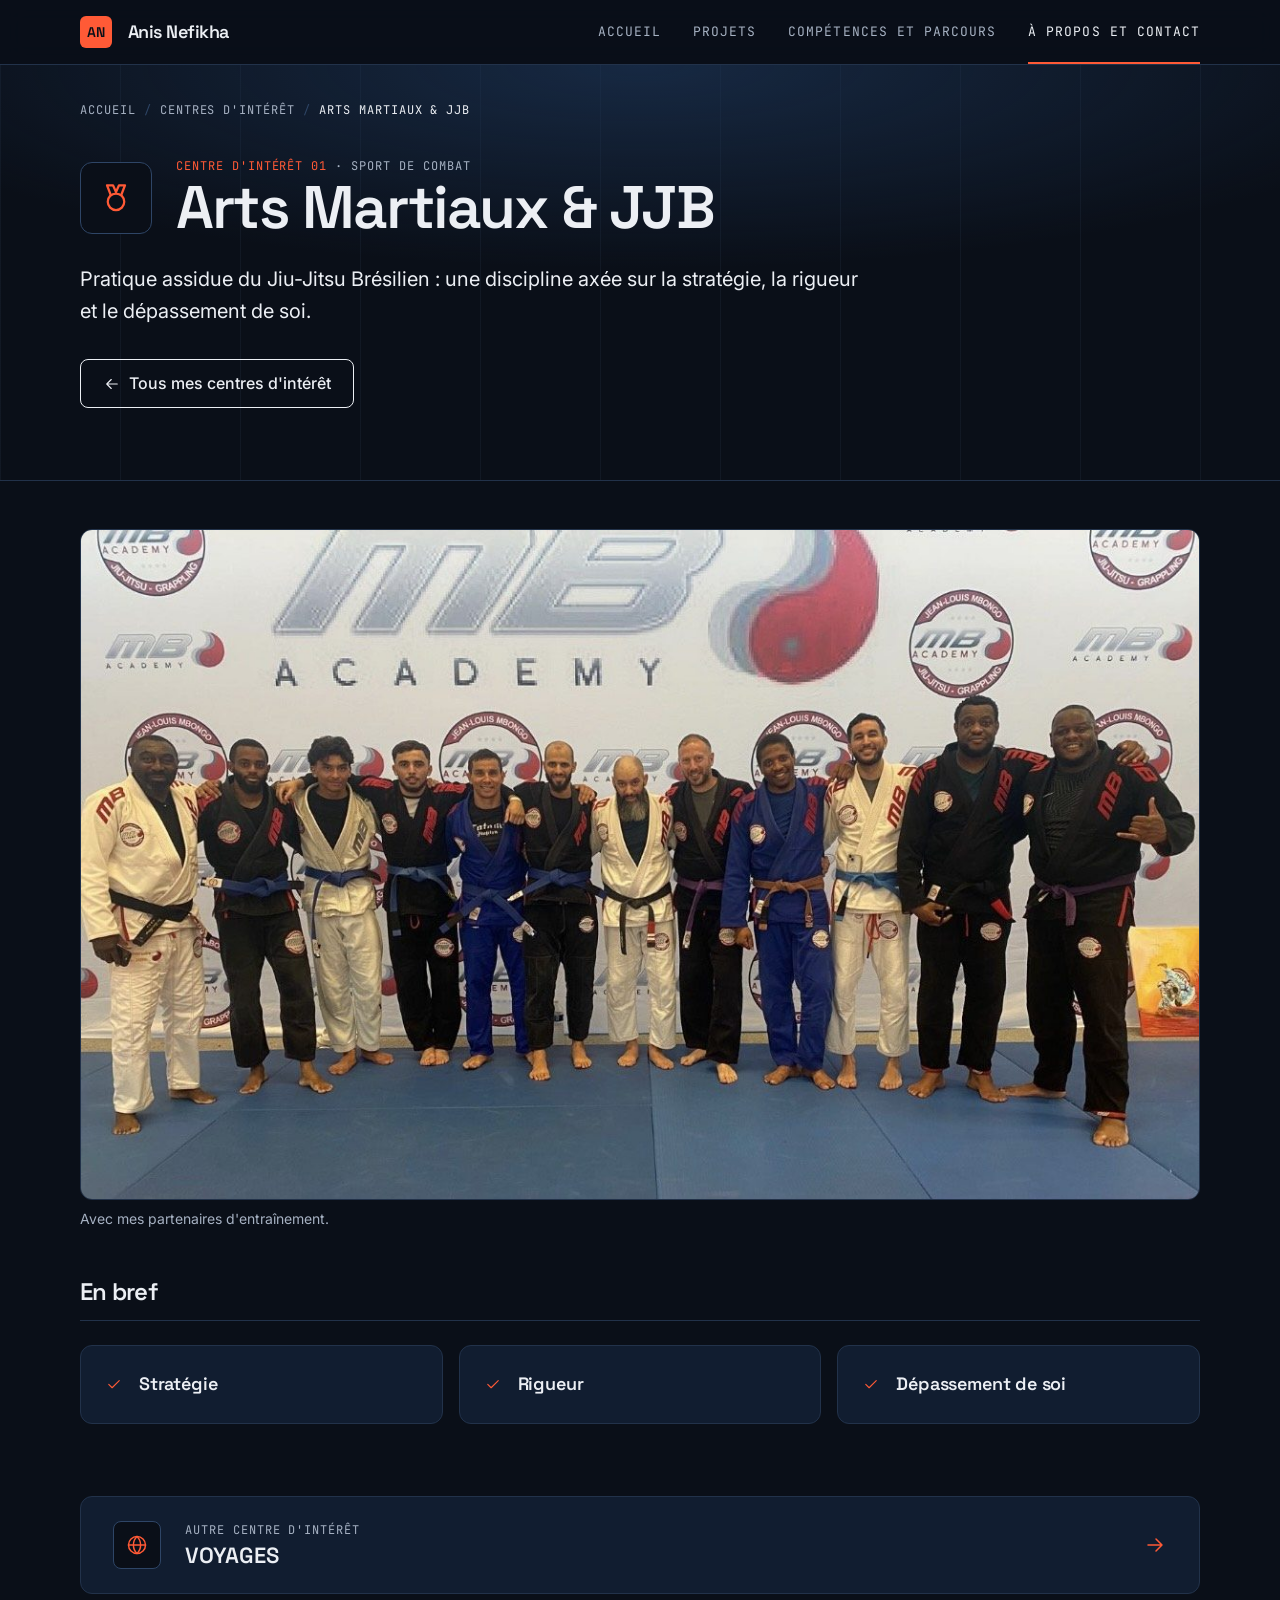
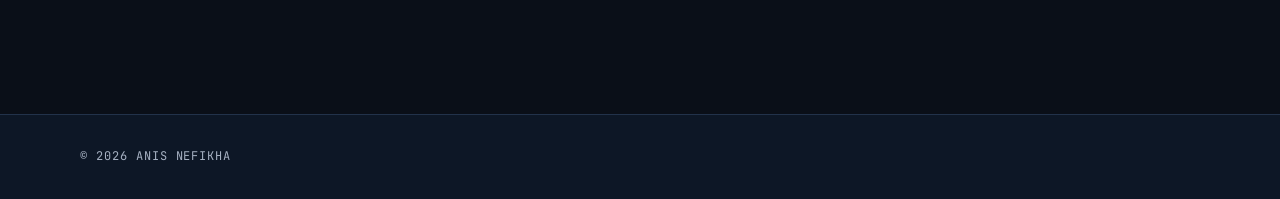
<file: centres-interet/jjb.html>
<!DOCTYPE html>
<html lang="fr">
<head>
  <meta charset="UTF-8">
  <meta name="viewport" content="width=device-width, initial-scale=1">
  <title>Arts Martiaux &amp; JJB — Anis Nefikha</title>
  <meta name="description" content="Pratique assidue du Jiu-Jitsu Brésilien : une discipline axée sur la stratégie, la rigueur et le dépassement de soi. Centre d&#x27;intérêt d&#x27;Anis Nefikha.">
  <meta name="theme-color" content="#0A0F18">

  <!-- Open Graph -->
  <meta property="og:title" content="Arts Martiaux &amp; JJB — Anis Nefikha">
  <meta property="og:description" content="Pratique assidue du Jiu-Jitsu Brésilien : une discipline axée sur la stratégie, la rigueur et le dépassement de soi. Centre d&#x27;intérêt d&#x27;Anis Nefikha.">
  <meta property="og:type" content="article">

  <link rel="icon" type="image/svg+xml" href="data:image/svg+xml,%3Csvg xmlns='http://www.w3.org/2000/svg' viewBox='0 0 64 64'%3E%3Crect width='64' height='64' rx='12' fill='%230A0F18'/%3E%3Ctext x='50%25' y='50%25' dy='.35em' text-anchor='middle' font-family='sans-serif' font-weight='700' font-size='28' fill='%23FF5A36'%3EAN%3C/text%3E%3C/svg%3E">

  <!-- Polices Google : uniquement les graisses utilisées, font-display: swap -->
  <link rel="preconnect" href="https://fonts.googleapis.com">
  <link rel="preconnect" href="https://fonts.gstatic.com" crossorigin>
  <link rel="stylesheet" href="https://fonts.googleapis.com/css2?family=Inter:wght@400;500;600&family=JetBrains+Mono:wght@400&family=Space+Grotesk:wght@600&display=swap">

  <link rel="stylesheet" href="../css/01-tokens.css">
  <link rel="stylesheet" href="../css/02-base.css">
  <link rel="stylesheet" href="../css/03-layout.css">
  <link rel="stylesheet" href="../css/04-components.css">

  <!-- Apparitions au défilement : masque les blocs [data-reveal] avant le premier affichage.
       Mouvement réduit demandé, ou main.js indisponible : rien n'est masqué. -->
  <script>
    (function (root) {
      if (!window.matchMedia || !matchMedia('(prefers-reduced-motion: no-preference)').matches || !('IntersectionObserver' in window)) return;
      root.classList.add('reveal-on');
      setTimeout(function () {
        if (!root.classList.contains('reveal-ready')) root.classList.remove('reveal-on');
      }, 2500);
    })(document.documentElement);
  </script>
  <script src="../js/main.js" defer></script>
</head>
<body>

  <!-- Icônes (sprite SVG décoratif, réutilisé avec <use>) -->
  <svg class="icon-sprite" aria-hidden="true" hidden>
    <symbol id="i-code" viewBox="0 0 24 24"><path d="M8 7l-5 5 5 5M16 7l5 5-5 5M14 4l-4 16"/></symbol>
    <symbol id="i-database" viewBox="0 0 24 24"><ellipse cx="12" cy="5.5" rx="7.5" ry="2.5"/><path d="M4.5 5.5v13c0 1.4 3.4 2.5 7.5 2.5s7.5-1.1 7.5-2.5v-13M4.5 12c0 1.4 3.4 2.5 7.5 2.5s7.5-1.1 7.5-2.5"/></symbol>
    <symbol id="i-table" viewBox="0 0 24 24"><rect x="3.5" y="4.5" width="17" height="15" rx="1.5"/><path d="M3.5 9.5h17M3.5 14.5h17M9.5 9.5v10"/></symbol>
    <symbol id="i-medal" viewBox="0 0 24 24"><circle cx="12" cy="14.5" r="5.5"/><path d="M8.5 10L6 3.5h4l2 4.5 2-4.5h4L15.5 10"/></symbol>
    <symbol id="i-team" viewBox="0 0 24 24"><circle cx="9" cy="8" r="3"/><circle cx="17" cy="9" r="2.5"/><path d="M3.5 19.5c0-3 2.5-5.5 5.5-5.5s5.5 2.5 5.5 5.5M15 14.2c.6-.1 1.3-.2 2-.2 2.2 0 4 1.8 4 4.5"/></symbol>
    <symbol id="i-box" viewBox="0 0 24 24"><path d="M12 3l8.5 4.5v9L12 21l-8.5-4.5v-9z"/><path d="M3.5 7.5L12 12l8.5-4.5M12 12v9"/></symbol>
    <symbol id="i-mail" viewBox="0 0 24 24"><rect x="3" y="5" width="18" height="14" rx="1.5"/><path d="M3.5 6l8.5 7 8.5-7"/></symbol>
    <symbol id="i-linkedin" viewBox="0 0 24 24"><rect x="3.5" y="3.5" width="17" height="17" rx="2"/><path d="M8 10.5v6M8 7.5v.01M11.5 16.5v-6M11.5 13c0-1.5 1-2.5 2.3-2.5s2.2 1 2.2 2.5v3.5"/></symbol>
    <symbol id="i-github" viewBox="0 0 24 24"><circle cx="6.5" cy="5.5" r="2"/><circle cx="6.5" cy="18.5" r="2"/><circle cx="17.5" cy="7.5" r="2"/><path d="M6.5 7.5v9M17.5 9.5c0 4-4 4-9.3 7.5"/></symbol>
    <symbol id="i-download" viewBox="0 0 24 24"><path d="M12 4v11M7 10.5l5 5 5-5M5 19.5h14"/></symbol>
    <symbol id="i-arrow" viewBox="0 0 24 24"><path d="M7 17L17 7M9 7h8v8"/></symbol>
    <symbol id="i-fuel" viewBox="0 0 24 24"><path d="M4.5 20.5V5A1.5 1.5 0 0 1 6 3.5h6A1.5 1.5 0 0 1 13.5 5v15.5M3 20.5h12M7 7.5h4"/><path d="M13.5 10H15a1.5 1.5 0 0 1 1.5 1.5v4.25a1.25 1.25 0 0 0 2.5 0V8.5L16.5 6"/></symbol>
    <symbol id="i-dashboard" viewBox="0 0 24 24"><rect x="3.5" y="3.5" width="17" height="17" rx="1.5"/><path d="M3.5 8.5h17M8.5 8.5v12"/><path d="M11.5 17v-2.5M14.5 17v-5M17.5 17v-3.5"/></symbol>
    <symbol id="i-book" viewBox="0 0 24 24"><path d="M4.5 4.5A1.5 1.5 0 0 1 6 3h12.5v15H6a1.5 1.5 0 0 0-1.5 1.5zM4.5 19.5A1.5 1.5 0 0 0 6 21h12.5v-3"/><path d="M8.5 7h6"/></symbol>
    <symbol id="i-file" viewBox="0 0 24 24"><path d="M6.5 3.5h7l4 4v13h-11z"/><path d="M13.5 3.5v4h4"/></symbol>
    <symbol id="i-image" viewBox="0 0 24 24"><rect x="3.5" y="4.5" width="17" height="15" rx="1.5"/><circle cx="9" cy="10" r="1.75"/><path d="M20.5 16l-5-5-8 8.5"/></symbol>
    <symbol id="i-alert" viewBox="0 0 24 24"><path d="M12 3.5l9 16H3z"/><path d="M12 10v4M12 16.75v.01"/></symbol>
    <symbol id="i-check" viewBox="0 0 24 24"><path d="M5 12.5l4.5 4.5L19 7.5"/></symbol>
    <symbol id="i-arrow-right" viewBox="0 0 24 24"><path d="M5 12h14M13 6l6 6-6 6"/></symbol>
    <symbol id="i-arrow-left" viewBox="0 0 24 24"><path d="M19 12H5M11 6l-6 6 6 6"/></symbol>
    <symbol id="i-globe" viewBox="0 0 24 24"><circle cx="12" cy="12" r="8.5"/><path d="M3.5 12h17M12 3.5c2.4 2.3 3.6 5.1 3.6 8.5s-1.2 6.2-3.6 8.5c-2.4-2.3-3.6-5.1-3.6-8.5s1.2-6.2 3.6-8.5z"/></symbol>
  </svg>

  <a class="skip-link" href="#contenu">Aller au contenu</a>

  <header class="site-header">
    <div class="container site-header__inner">
      <a class="site-header__brand" href="../index.html"><span class="brand-mark" aria-hidden="true">AN</span><span class="brand-name">Anis Nefikha</span></a>

      <nav class="site-nav" aria-label="Navigation principale">
        <ul class="site-nav__list">
          <li><a href="../index.html#accueil">Accueil</a></li>
          <li><a href="../index.html#projets">Projets</a></li>
          <li><a href="../index.html#competences">Compétences<span class="nav-extra">&nbsp;et parcours</span></a></li>
          <li><a href="../index.html#a-propos" aria-current="true"><span class="nav-extra">À propos et&nbsp;</span>Contact</a></li>
        </ul>
      </nav>
    </div>
  </header>

  <main id="contenu" tabindex="-1">

    <div class="page-head">
      <div class="container">
        <nav class="breadcrumb" aria-label="Fil d'Ariane" data-reveal>
          <ol>
            <li><a href="../index.html">Accueil</a></li>
            <li><a href="../index.html#centres-interet">Centres d'intérêt</a></li>
            <li aria-current="page">Arts Martiaux &amp; JJB</li>
          </ol>
        </nav>

        <div class="page-head__title-row" data-reveal>
          <span class="project-logo project-logo--lg" aria-hidden="true"><svg class="icon"><use href="#i-medal"/></svg></span>
          <div>
            <p class="page-head__kicker"><strong>Centre d'intérêt 01</strong> · Sport de combat</p>
            <h1 class="page-head__title">Arts Martiaux &amp; JJB</h1>
          </div>
        </div>

        <p class="page-head__lead" data-reveal>Pratique assidue du Jiu-Jitsu Brésilien&nbsp;: une discipline axée sur la stratégie, la rigueur et le dépassement de soi.</p>

        <div class="button-group" data-reveal>
          <a class="button button--secondary" href="../index.html#centres-interet">
            <svg class="icon" aria-hidden="true"><use href="#i-arrow-left"/></svg>
            Tous mes centres d'intérêt
          </a>
        </div>
      </div>
    </div>

    <div class="container interest-layout">
      <figure class="interest-photo" data-reveal>
        <img src="../assets/images/passions/jjb.jpg" alt="Photo de groupe en kimono devant la bannière de l'académie de jiu-jitsu brésilien" width="1170" height="700">
        <figcaption>Avec mes partenaires d'entraînement.</figcaption>
      </figure>

      <section class="interest-keys" aria-labelledby="en-bref">
        <h2 class="interest-title" id="en-bref" data-reveal>En bref</h2>
        <ul class="key-list">
          <li class="key" data-reveal><svg class="icon" aria-hidden="true"><use href="#i-check"/></svg>Stratégie</li>
          <li class="key" data-reveal><svg class="icon" aria-hidden="true"><use href="#i-check"/></svg>Rigueur</li>
          <li class="key" data-reveal><svg class="icon" aria-hidden="true"><use href="#i-check"/></svg>Dépassement de soi</li>
        </ul>
      </section>
    </div>

    <div class="container next-project-wrap">
      <a class="next-project" href="voyages.html" data-reveal>
        <span class="project-logo" aria-hidden="true"><svg class="icon"><use href="#i-globe"/></svg></span>
        <span class="next-project__text">
          <span class="next-project__label">Autre centre d'intérêt</span>
          <span class="next-project__title">Voyages</span>
        </span>
        <svg class="icon next-project__arrow" aria-hidden="true"><use href="#i-arrow-right"/></svg>
      </a>
    </div>

  </main>

  <footer class="site-footer">
    <div class="container">© 2026 Anis Nefikha</div>
  </footer>

</body>
</html>
</file>
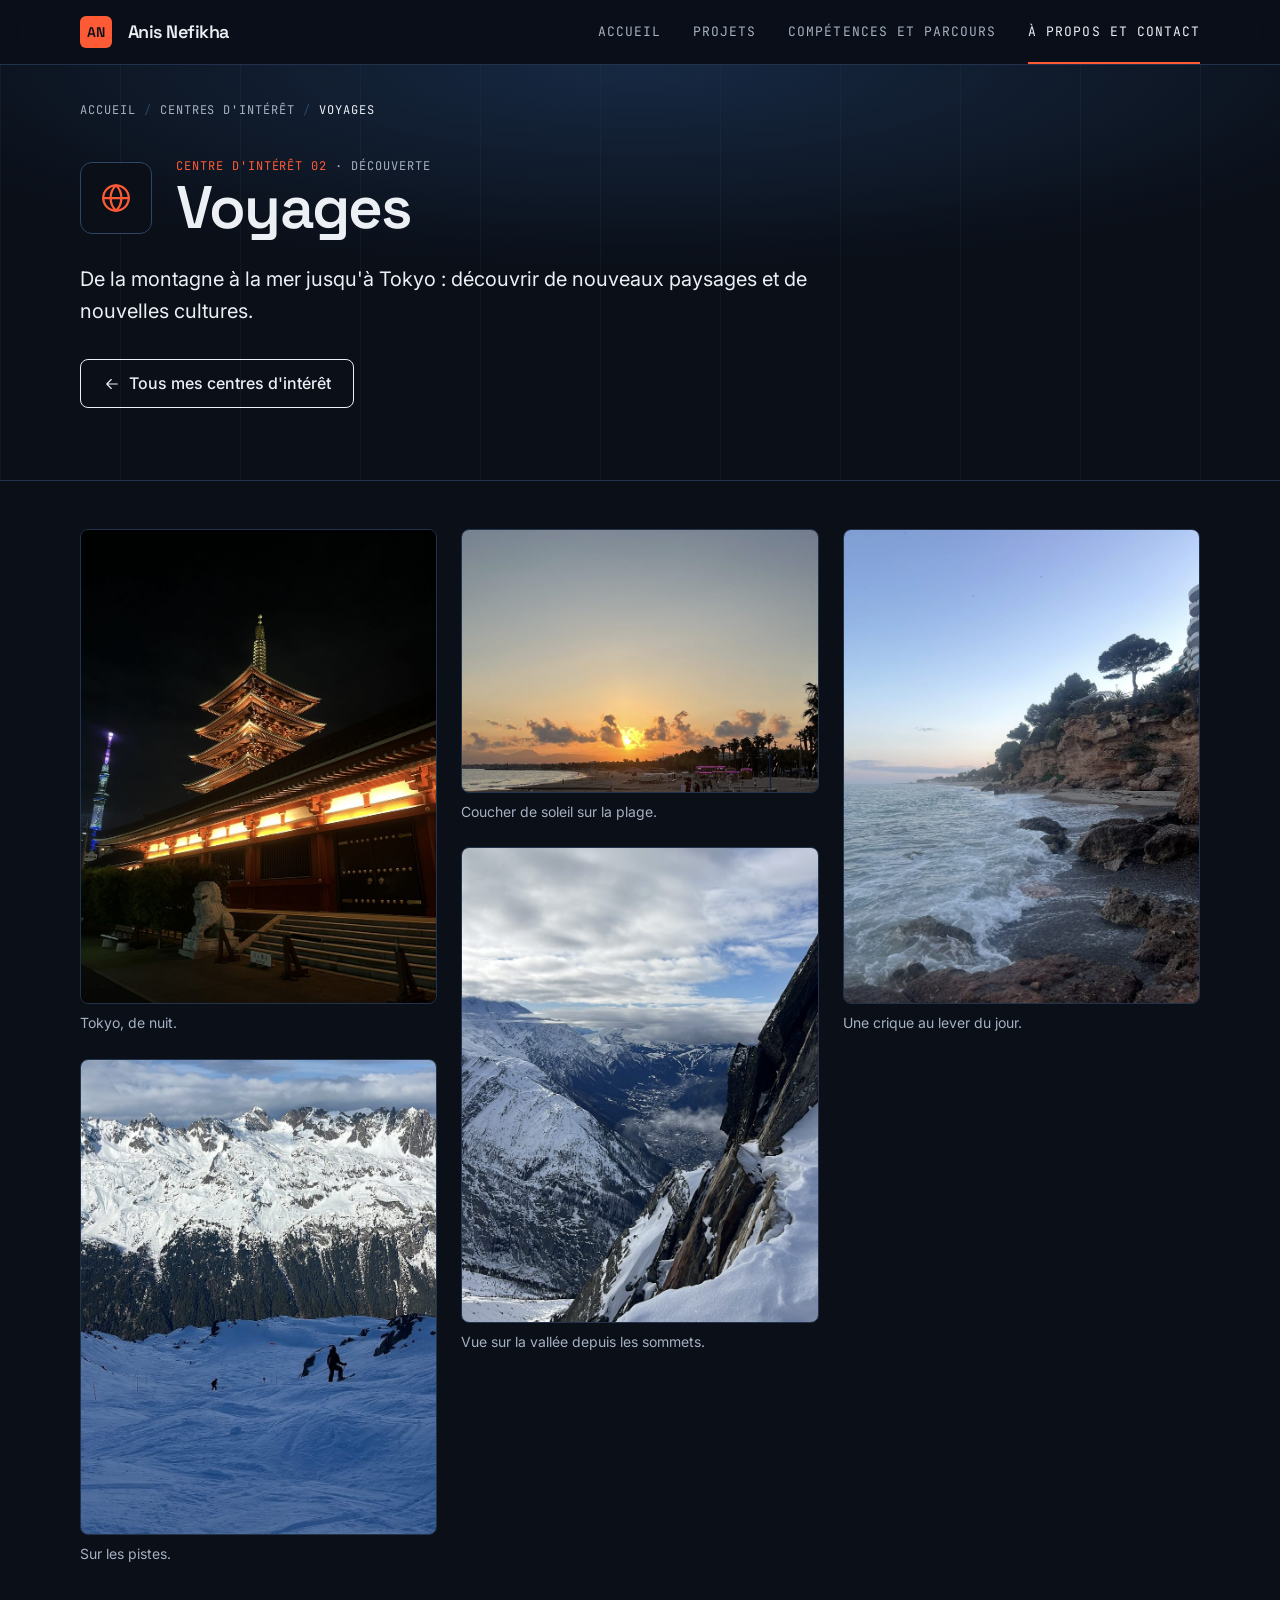
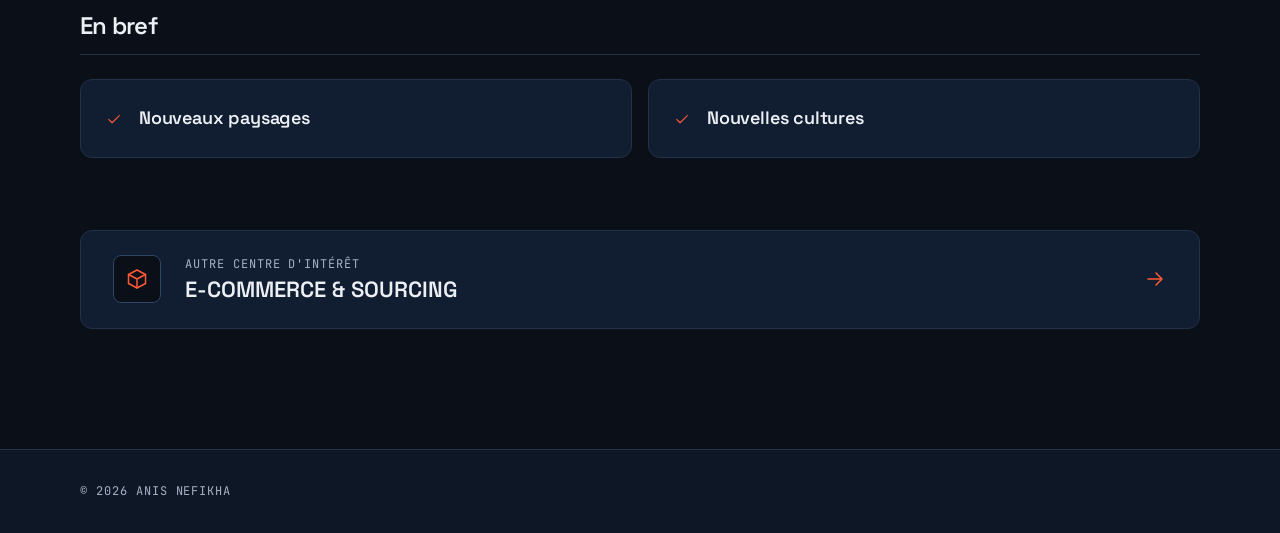
<file: centres-interet/voyages.html>
<!DOCTYPE html>
<html lang="fr">
<head>
  <meta charset="UTF-8">
  <meta name="viewport" content="width=device-width, initial-scale=1">
  <title>Voyages — Anis Nefikha</title>
  <meta name="description" content="De la montagne à la mer jusqu&#x27;à Tokyo : découvrir de nouveaux paysages et de nouvelles cultures. Centre d&#x27;intérêt d&#x27;Anis Nefikha.">
  <meta name="theme-color" content="#0A0F18">

  <!-- Open Graph -->
  <meta property="og:title" content="Voyages — Anis Nefikha">
  <meta property="og:description" content="De la montagne à la mer jusqu&#x27;à Tokyo : découvrir de nouveaux paysages et de nouvelles cultures. Centre d&#x27;intérêt d&#x27;Anis Nefikha.">
  <meta property="og:type" content="article">

  <link rel="icon" type="image/svg+xml" href="data:image/svg+xml,%3Csvg xmlns='http://www.w3.org/2000/svg' viewBox='0 0 64 64'%3E%3Crect width='64' height='64' rx='12' fill='%230A0F18'/%3E%3Ctext x='50%25' y='50%25' dy='.35em' text-anchor='middle' font-family='sans-serif' font-weight='700' font-size='28' fill='%23FF5A36'%3EAN%3C/text%3E%3C/svg%3E">

  <!-- Polices Google : uniquement les graisses utilisées, font-display: swap -->
  <link rel="preconnect" href="https://fonts.googleapis.com">
  <link rel="preconnect" href="https://fonts.gstatic.com" crossorigin>
  <link rel="stylesheet" href="https://fonts.googleapis.com/css2?family=Inter:wght@400;500;600&family=JetBrains+Mono:wght@400&family=Space+Grotesk:wght@600&display=swap">

  <link rel="stylesheet" href="../css/01-tokens.css">
  <link rel="stylesheet" href="../css/02-base.css">
  <link rel="stylesheet" href="../css/03-layout.css">
  <link rel="stylesheet" href="../css/04-components.css">

  <!-- Apparitions au défilement : masque les blocs [data-reveal] avant le premier affichage.
       Mouvement réduit demandé, ou main.js indisponible : rien n'est masqué. -->
  <script>
    (function (root) {
      if (!window.matchMedia || !matchMedia('(prefers-reduced-motion: no-preference)').matches || !('IntersectionObserver' in window)) return;
      root.classList.add('reveal-on');
      setTimeout(function () {
        if (!root.classList.contains('reveal-ready')) root.classList.remove('reveal-on');
      }, 2500);
    })(document.documentElement);
  </script>
  <script src="../js/main.js" defer></script>
</head>
<body>

  <!-- Icônes (sprite SVG décoratif, réutilisé avec <use>) -->
  <svg class="icon-sprite" aria-hidden="true" hidden>
    <symbol id="i-code" viewBox="0 0 24 24"><path d="M8 7l-5 5 5 5M16 7l5 5-5 5M14 4l-4 16"/></symbol>
    <symbol id="i-database" viewBox="0 0 24 24"><ellipse cx="12" cy="5.5" rx="7.5" ry="2.5"/><path d="M4.5 5.5v13c0 1.4 3.4 2.5 7.5 2.5s7.5-1.1 7.5-2.5v-13M4.5 12c0 1.4 3.4 2.5 7.5 2.5s7.5-1.1 7.5-2.5"/></symbol>
    <symbol id="i-table" viewBox="0 0 24 24"><rect x="3.5" y="4.5" width="17" height="15" rx="1.5"/><path d="M3.5 9.5h17M3.5 14.5h17M9.5 9.5v10"/></symbol>
    <symbol id="i-medal" viewBox="0 0 24 24"><circle cx="12" cy="14.5" r="5.5"/><path d="M8.5 10L6 3.5h4l2 4.5 2-4.5h4L15.5 10"/></symbol>
    <symbol id="i-team" viewBox="0 0 24 24"><circle cx="9" cy="8" r="3"/><circle cx="17" cy="9" r="2.5"/><path d="M3.5 19.5c0-3 2.5-5.5 5.5-5.5s5.5 2.5 5.5 5.5M15 14.2c.6-.1 1.3-.2 2-.2 2.2 0 4 1.8 4 4.5"/></symbol>
    <symbol id="i-box" viewBox="0 0 24 24"><path d="M12 3l8.5 4.5v9L12 21l-8.5-4.5v-9z"/><path d="M3.5 7.5L12 12l8.5-4.5M12 12v9"/></symbol>
    <symbol id="i-mail" viewBox="0 0 24 24"><rect x="3" y="5" width="18" height="14" rx="1.5"/><path d="M3.5 6l8.5 7 8.5-7"/></symbol>
    <symbol id="i-linkedin" viewBox="0 0 24 24"><rect x="3.5" y="3.5" width="17" height="17" rx="2"/><path d="M8 10.5v6M8 7.5v.01M11.5 16.5v-6M11.5 13c0-1.5 1-2.5 2.3-2.5s2.2 1 2.2 2.5v3.5"/></symbol>
    <symbol id="i-github" viewBox="0 0 24 24"><circle cx="6.5" cy="5.5" r="2"/><circle cx="6.5" cy="18.5" r="2"/><circle cx="17.5" cy="7.5" r="2"/><path d="M6.5 7.5v9M17.5 9.5c0 4-4 4-9.3 7.5"/></symbol>
    <symbol id="i-download" viewBox="0 0 24 24"><path d="M12 4v11M7 10.5l5 5 5-5M5 19.5h14"/></symbol>
    <symbol id="i-arrow" viewBox="0 0 24 24"><path d="M7 17L17 7M9 7h8v8"/></symbol>
    <symbol id="i-fuel" viewBox="0 0 24 24"><path d="M4.5 20.5V5A1.5 1.5 0 0 1 6 3.5h6A1.5 1.5 0 0 1 13.5 5v15.5M3 20.5h12M7 7.5h4"/><path d="M13.5 10H15a1.5 1.5 0 0 1 1.5 1.5v4.25a1.25 1.25 0 0 0 2.5 0V8.5L16.5 6"/></symbol>
    <symbol id="i-dashboard" viewBox="0 0 24 24"><rect x="3.5" y="3.5" width="17" height="17" rx="1.5"/><path d="M3.5 8.5h17M8.5 8.5v12"/><path d="M11.5 17v-2.5M14.5 17v-5M17.5 17v-3.5"/></symbol>
    <symbol id="i-book" viewBox="0 0 24 24"><path d="M4.5 4.5A1.5 1.5 0 0 1 6 3h12.5v15H6a1.5 1.5 0 0 0-1.5 1.5zM4.5 19.5A1.5 1.5 0 0 0 6 21h12.5v-3"/><path d="M8.5 7h6"/></symbol>
    <symbol id="i-file" viewBox="0 0 24 24"><path d="M6.5 3.5h7l4 4v13h-11z"/><path d="M13.5 3.5v4h4"/></symbol>
    <symbol id="i-image" viewBox="0 0 24 24"><rect x="3.5" y="4.5" width="17" height="15" rx="1.5"/><circle cx="9" cy="10" r="1.75"/><path d="M20.5 16l-5-5-8 8.5"/></symbol>
    <symbol id="i-alert" viewBox="0 0 24 24"><path d="M12 3.5l9 16H3z"/><path d="M12 10v4M12 16.75v.01"/></symbol>
    <symbol id="i-check" viewBox="0 0 24 24"><path d="M5 12.5l4.5 4.5L19 7.5"/></symbol>
    <symbol id="i-arrow-right" viewBox="0 0 24 24"><path d="M5 12h14M13 6l6 6-6 6"/></symbol>
    <symbol id="i-arrow-left" viewBox="0 0 24 24"><path d="M19 12H5M11 6l-6 6 6 6"/></symbol>
    <symbol id="i-globe" viewBox="0 0 24 24"><circle cx="12" cy="12" r="8.5"/><path d="M3.5 12h17M12 3.5c2.4 2.3 3.6 5.1 3.6 8.5s-1.2 6.2-3.6 8.5c-2.4-2.3-3.6-5.1-3.6-8.5s1.2-6.2 3.6-8.5z"/></symbol>
  </svg>

  <a class="skip-link" href="#contenu">Aller au contenu</a>

  <header class="site-header">
    <div class="container site-header__inner">
      <a class="site-header__brand" href="../index.html"><span class="brand-mark" aria-hidden="true">AN</span><span class="brand-name">Anis Nefikha</span></a>

      <nav class="site-nav" aria-label="Navigation principale">
        <ul class="site-nav__list">
          <li><a href="../index.html#accueil">Accueil</a></li>
          <li><a href="../index.html#projets">Projets</a></li>
          <li><a href="../index.html#competences">Compétences<span class="nav-extra">&nbsp;et parcours</span></a></li>
          <li><a href="../index.html#a-propos" aria-current="true"><span class="nav-extra">À propos et&nbsp;</span>Contact</a></li>
        </ul>
      </nav>
    </div>
  </header>

  <main id="contenu" tabindex="-1">

    <div class="page-head">
      <div class="container">
        <nav class="breadcrumb" aria-label="Fil d'Ariane" data-reveal>
          <ol>
            <li><a href="../index.html">Accueil</a></li>
            <li><a href="../index.html#centres-interet">Centres d'intérêt</a></li>
            <li aria-current="page">Voyages</li>
          </ol>
        </nav>

        <div class="page-head__title-row" data-reveal>
          <span class="project-logo project-logo--lg" aria-hidden="true"><svg class="icon"><use href="#i-globe"/></svg></span>
          <div>
            <p class="page-head__kicker"><strong>Centre d'intérêt 02</strong> · Découverte</p>
            <h1 class="page-head__title">Voyages</h1>
          </div>
        </div>

        <p class="page-head__lead" data-reveal>De la montagne à la mer jusqu'à Tokyo&nbsp;: découvrir de nouveaux paysages et de nouvelles cultures.</p>

        <div class="button-group" data-reveal>
          <a class="button button--secondary" href="../index.html#centres-interet">
            <svg class="icon" aria-hidden="true"><use href="#i-arrow-left"/></svg>
            Tous mes centres d'intérêt
          </a>
        </div>
      </div>
    </div>

    <div class="container interest-layout">
      <div class="photo-gallery">
        <figure data-reveal>
          <img src="../assets/images/passions/voyage-tokyo-grand.jpg" alt="Pagode illuminée de nuit à Tokyo" width="800" height="1065" loading="lazy">
          <figcaption>Tokyo, de nuit.</figcaption>
        </figure>
        <figure data-reveal>
          <img src="../assets/images/passions/voyage-montagne-grand.jpg" alt="Pistes de ski face à des sommets enneigés" width="800" height="1067" loading="lazy">
          <figcaption>Sur les pistes.</figcaption>
        </figure>
        <figure data-reveal>
          <img src="../assets/images/passions/voyage-plage-grand.jpg" alt="Coucher de soleil sur une plage bordée de palmiers" width="900" height="662" loading="lazy">
          <figcaption>Coucher de soleil sur la plage.</figcaption>
        </figure>
        <figure data-reveal>
          <img src="../assets/images/passions/voyage-vallee-grand.jpg" alt="Vallée vue depuis une crête enneigée" width="800" height="1067" loading="lazy">
          <figcaption>Vue sur la vallée depuis les sommets.</figcaption>
        </figure>
        <figure data-reveal>
          <img src="../assets/images/passions/voyage-cote-grand.jpg" alt="Côte rocheuse et vagues au pied d'une falaise" width="800" height="1065" loading="lazy">
          <figcaption>Une crique au lever du jour.</figcaption>
        </figure>
      </div>

      <section class="interest-keys" aria-labelledby="en-bref">
        <h2 class="interest-title" id="en-bref" data-reveal>En bref</h2>
        <ul class="key-list">
          <li class="key" data-reveal><svg class="icon" aria-hidden="true"><use href="#i-check"/></svg>Nouveaux paysages</li>
          <li class="key" data-reveal><svg class="icon" aria-hidden="true"><use href="#i-check"/></svg>Nouvelles cultures</li>
        </ul>
      </section>
    </div>

    <div class="container next-project-wrap">
      <a class="next-project" href="e-commerce.html" data-reveal>
        <span class="project-logo" aria-hidden="true"><svg class="icon"><use href="#i-box"/></svg></span>
        <span class="next-project__text">
          <span class="next-project__label">Autre centre d'intérêt</span>
          <span class="next-project__title">E-commerce &amp; Sourcing</span>
        </span>
        <svg class="icon next-project__arrow" aria-hidden="true"><use href="#i-arrow-right"/></svg>
      </a>
    </div>

  </main>

  <footer class="site-footer">
    <div class="container">© 2026 Anis Nefikha</div>
  </footer>

</body>
</html>
</file>
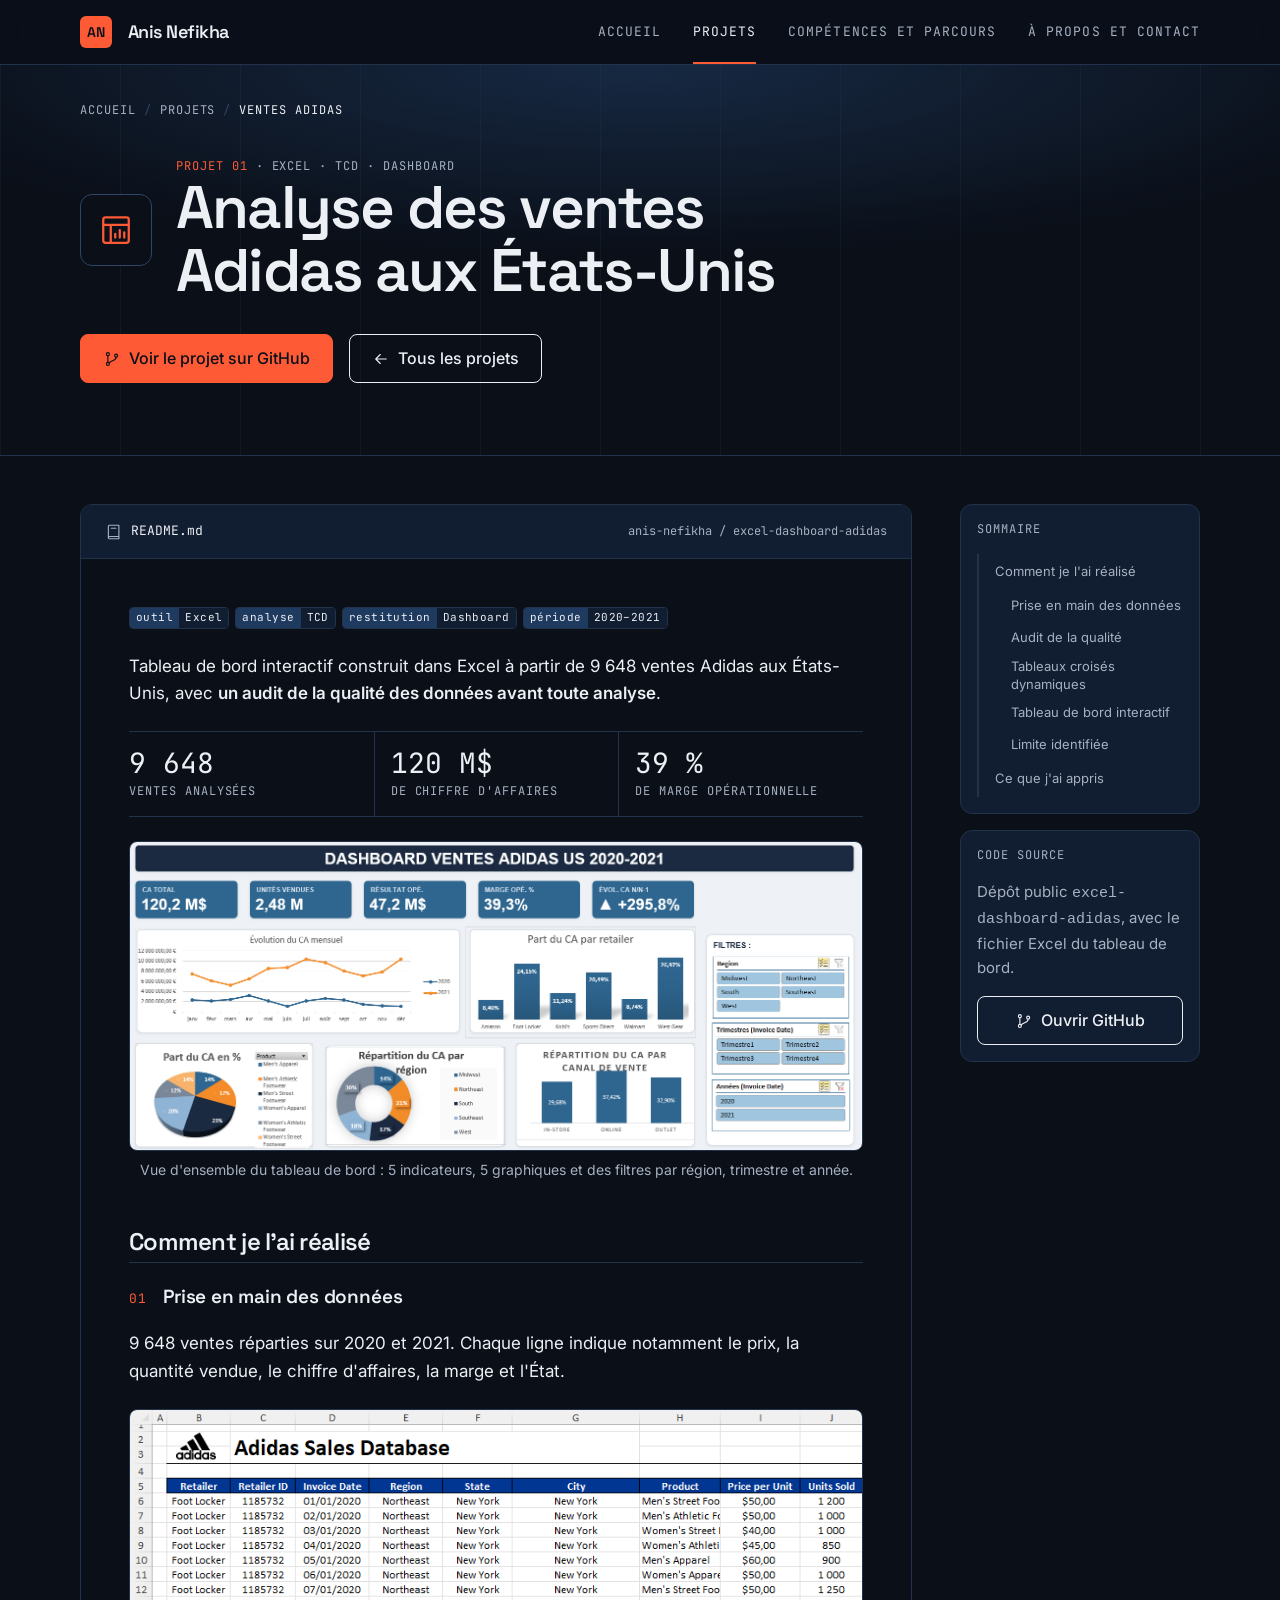
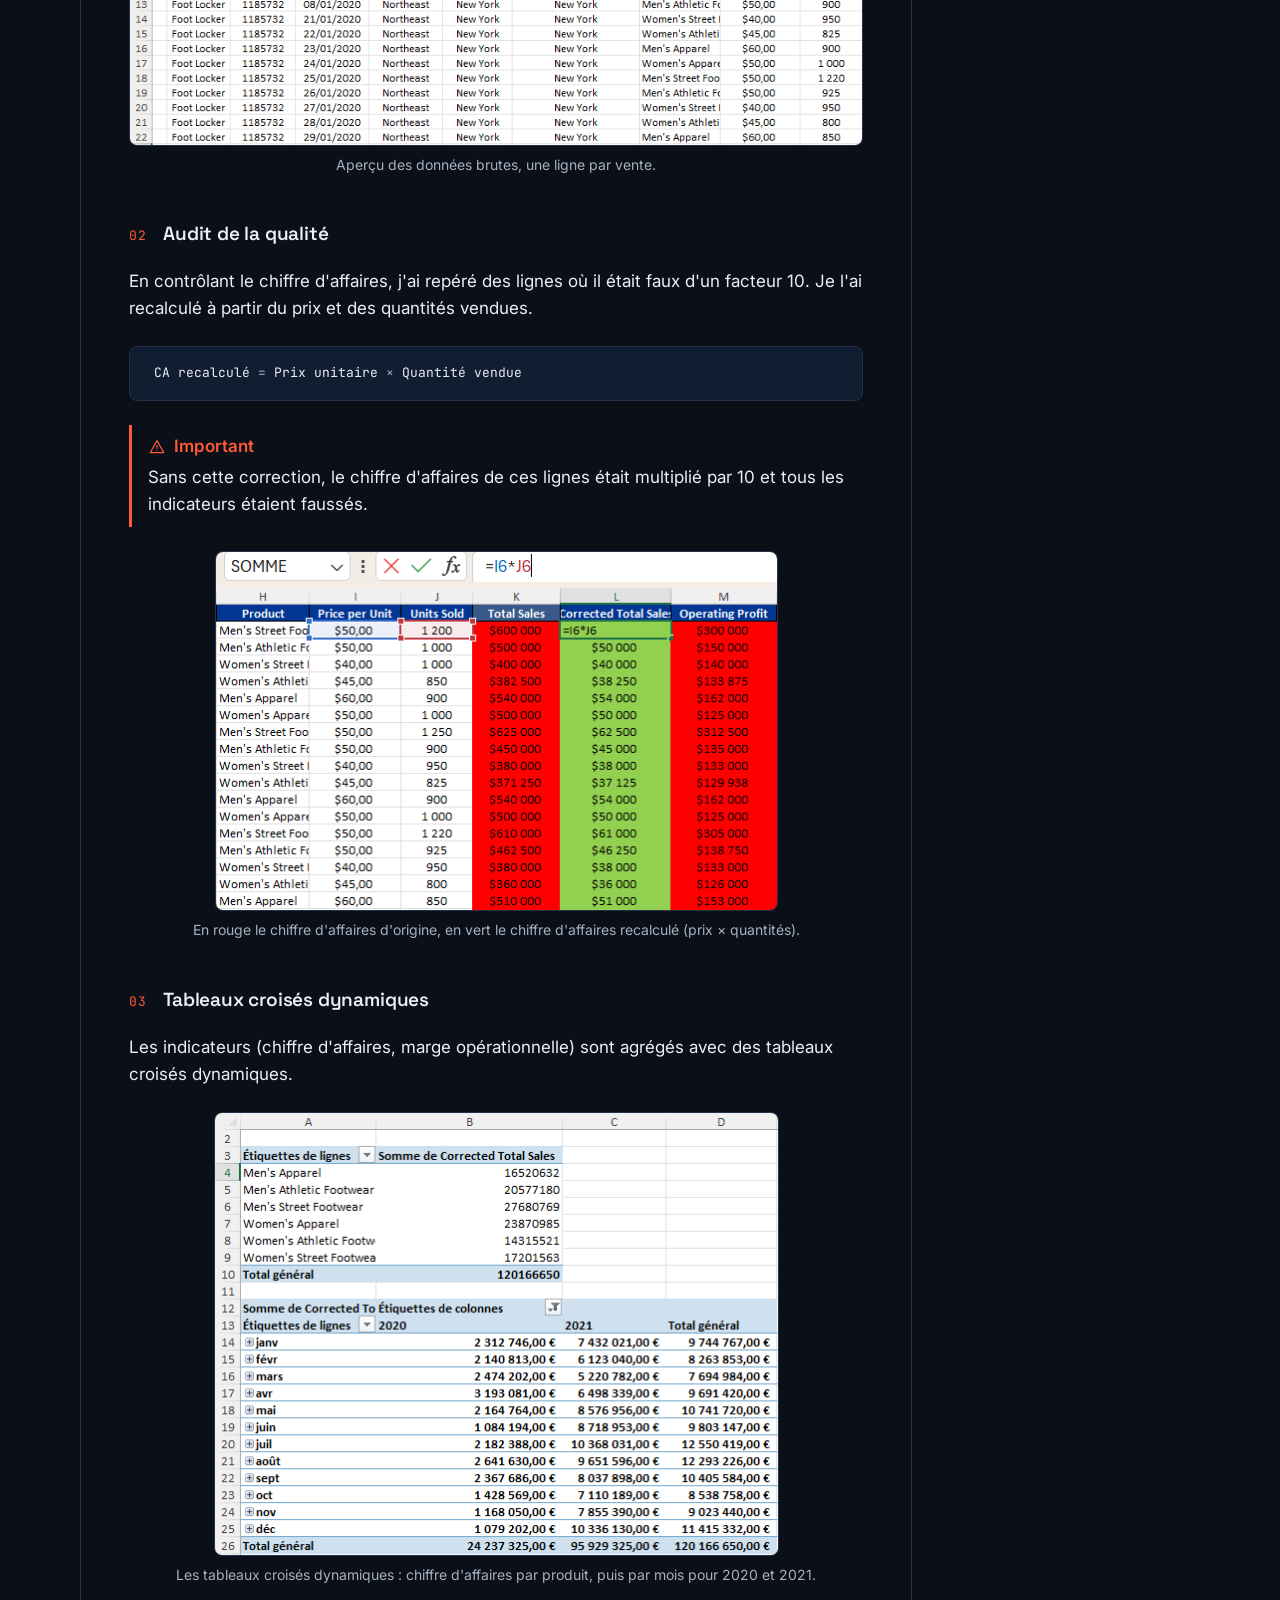
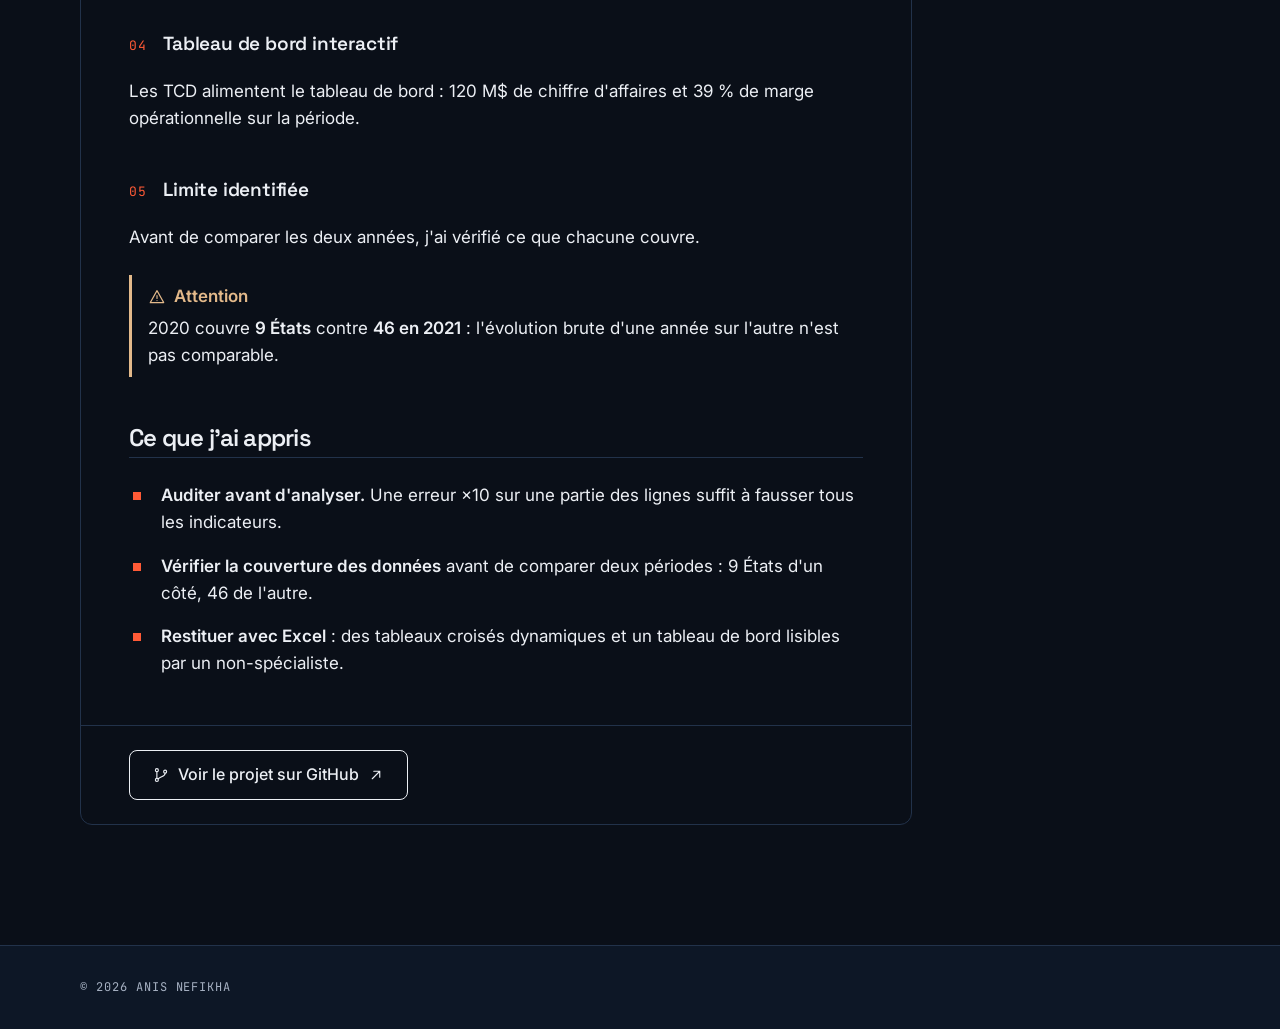
<file: projets/dashboard-adidas.html>
<!DOCTYPE html>
<html lang="fr">
<head>
  <meta charset="UTF-8">
  <meta name="viewport" content="width=device-width, initial-scale=1">
  <title>Analyse des ventes Adidas aux États-Unis — Anis Nefikha</title>
  <meta name="description" content="Tableau de bord Excel sur 9 648 ventes Adidas aux États-Unis, avec audit de la qualité des données. Projet d&#x27;Anis Nefikha.">
  <meta name="theme-color" content="#0A0F18">

  <!-- Open Graph -->
  <meta property="og:title" content="Analyse des ventes Adidas aux États-Unis — Anis Nefikha">
  <meta property="og:description" content="Tableau de bord Excel sur 9 648 ventes Adidas aux États-Unis, avec audit de la qualité des données. Projet d&#x27;Anis Nefikha.">
  <meta property="og:type" content="article">

  <link rel="icon" type="image/svg+xml" href="data:image/svg+xml,%3Csvg xmlns='http://www.w3.org/2000/svg' viewBox='0 0 64 64'%3E%3Crect width='64' height='64' rx='12' fill='%230A0F18'/%3E%3Ctext x='50%25' y='50%25' dy='.35em' text-anchor='middle' font-family='sans-serif' font-weight='700' font-size='28' fill='%23FF5A36'%3EAN%3C/text%3E%3C/svg%3E">

  <!-- Polices Google : uniquement les graisses utilisées, font-display: swap -->
  <link rel="preconnect" href="https://fonts.googleapis.com">
  <link rel="preconnect" href="https://fonts.gstatic.com" crossorigin>
  <link rel="stylesheet" href="https://fonts.googleapis.com/css2?family=Inter:wght@400;500;600&family=JetBrains+Mono:wght@400&family=Space+Grotesk:wght@600&display=swap">

  <link rel="stylesheet" href="../css/01-tokens.css">
  <link rel="stylesheet" href="../css/02-base.css">
  <link rel="stylesheet" href="../css/03-layout.css">
  <link rel="stylesheet" href="../css/04-components.css">

  <!-- Apparitions au défilement : masque les blocs [data-reveal] avant le premier affichage.
       Mouvement réduit demandé, ou main.js indisponible : rien n'est masqué. -->
  <script>
    (function (root) {
      if (!window.matchMedia || !matchMedia('(prefers-reduced-motion: no-preference)').matches || !('IntersectionObserver' in window)) return;
      root.classList.add('reveal-on');
      setTimeout(function () {
        if (!root.classList.contains('reveal-ready')) root.classList.remove('reveal-on');
      }, 2500);
    })(document.documentElement);
  </script>
  <script src="../js/main.js" defer></script>
</head>
<body>

  <!-- Icônes (sprite SVG décoratif, réutilisé avec <use>) -->
  <svg class="icon-sprite" aria-hidden="true" hidden>
    <symbol id="i-code" viewBox="0 0 24 24"><path d="M8 7l-5 5 5 5M16 7l5 5-5 5M14 4l-4 16"/></symbol>
    <symbol id="i-database" viewBox="0 0 24 24"><ellipse cx="12" cy="5.5" rx="7.5" ry="2.5"/><path d="M4.5 5.5v13c0 1.4 3.4 2.5 7.5 2.5s7.5-1.1 7.5-2.5v-13M4.5 12c0 1.4 3.4 2.5 7.5 2.5s7.5-1.1 7.5-2.5"/></symbol>
    <symbol id="i-table" viewBox="0 0 24 24"><rect x="3.5" y="4.5" width="17" height="15" rx="1.5"/><path d="M3.5 9.5h17M3.5 14.5h17M9.5 9.5v10"/></symbol>
    <symbol id="i-medal" viewBox="0 0 24 24"><circle cx="12" cy="14.5" r="5.5"/><path d="M8.5 10L6 3.5h4l2 4.5 2-4.5h4L15.5 10"/></symbol>
    <symbol id="i-team" viewBox="0 0 24 24"><circle cx="9" cy="8" r="3"/><circle cx="17" cy="9" r="2.5"/><path d="M3.5 19.5c0-3 2.5-5.5 5.5-5.5s5.5 2.5 5.5 5.5M15 14.2c.6-.1 1.3-.2 2-.2 2.2 0 4 1.8 4 4.5"/></symbol>
    <symbol id="i-box" viewBox="0 0 24 24"><path d="M12 3l8.5 4.5v9L12 21l-8.5-4.5v-9z"/><path d="M3.5 7.5L12 12l8.5-4.5M12 12v9"/></symbol>
    <symbol id="i-mail" viewBox="0 0 24 24"><rect x="3" y="5" width="18" height="14" rx="1.5"/><path d="M3.5 6l8.5 7 8.5-7"/></symbol>
    <symbol id="i-linkedin" viewBox="0 0 24 24"><rect x="3.5" y="3.5" width="17" height="17" rx="2"/><path d="M8 10.5v6M8 7.5v.01M11.5 16.5v-6M11.5 13c0-1.5 1-2.5 2.3-2.5s2.2 1 2.2 2.5v3.5"/></symbol>
    <symbol id="i-github" viewBox="0 0 24 24"><circle cx="6.5" cy="5.5" r="2"/><circle cx="6.5" cy="18.5" r="2"/><circle cx="17.5" cy="7.5" r="2"/><path d="M6.5 7.5v9M17.5 9.5c0 4-4 4-9.3 7.5"/></symbol>
    <symbol id="i-download" viewBox="0 0 24 24"><path d="M12 4v11M7 10.5l5 5 5-5M5 19.5h14"/></symbol>
    <symbol id="i-arrow" viewBox="0 0 24 24"><path d="M7 17L17 7M9 7h8v8"/></symbol>
    <symbol id="i-fuel" viewBox="0 0 24 24"><path d="M4.5 20.5V5A1.5 1.5 0 0 1 6 3.5h6A1.5 1.5 0 0 1 13.5 5v15.5M3 20.5h12M7 7.5h4"/><path d="M13.5 10H15a1.5 1.5 0 0 1 1.5 1.5v4.25a1.25 1.25 0 0 0 2.5 0V8.5L16.5 6"/></symbol>
    <symbol id="i-dashboard" viewBox="0 0 24 24"><rect x="3.5" y="3.5" width="17" height="17" rx="1.5"/><path d="M3.5 8.5h17M8.5 8.5v12"/><path d="M11.5 17v-2.5M14.5 17v-5M17.5 17v-3.5"/></symbol>
    <symbol id="i-book" viewBox="0 0 24 24"><path d="M4.5 4.5A1.5 1.5 0 0 1 6 3h12.5v15H6a1.5 1.5 0 0 0-1.5 1.5zM4.5 19.5A1.5 1.5 0 0 0 6 21h12.5v-3"/><path d="M8.5 7h6"/></symbol>
    <symbol id="i-file" viewBox="0 0 24 24"><path d="M6.5 3.5h7l4 4v13h-11z"/><path d="M13.5 3.5v4h4"/></symbol>
    <symbol id="i-image" viewBox="0 0 24 24"><rect x="3.5" y="4.5" width="17" height="15" rx="1.5"/><circle cx="9" cy="10" r="1.75"/><path d="M20.5 16l-5-5-8 8.5"/></symbol>
    <symbol id="i-alert" viewBox="0 0 24 24"><path d="M12 3.5l9 16H3z"/><path d="M12 10v4M12 16.75v.01"/></symbol>
    <symbol id="i-check" viewBox="0 0 24 24"><path d="M5 12.5l4.5 4.5L19 7.5"/></symbol>
    <symbol id="i-arrow-right" viewBox="0 0 24 24"><path d="M5 12h14M13 6l6 6-6 6"/></symbol>
    <symbol id="i-arrow-left" viewBox="0 0 24 24"><path d="M19 12H5M11 6l-6 6 6 6"/></symbol>
    <symbol id="i-globe" viewBox="0 0 24 24"><circle cx="12" cy="12" r="8.5"/><path d="M3.5 12h17M12 3.5c2.4 2.3 3.6 5.1 3.6 8.5s-1.2 6.2-3.6 8.5c-2.4-2.3-3.6-5.1-3.6-8.5s1.2-6.2 3.6-8.5z"/></symbol>
  </svg>

  <a class="skip-link" href="#contenu">Aller au contenu</a>

  <header class="site-header">
    <div class="container site-header__inner">
      <a class="site-header__brand" href="../index.html"><span class="brand-mark" aria-hidden="true">AN</span><span class="brand-name">Anis Nefikha</span></a>

      <nav class="site-nav" aria-label="Navigation principale">
        <ul class="site-nav__list">
          <li><a href="../index.html#accueil">Accueil</a></li>
          <li><a href="../index.html#projets" aria-current="true">Projets</a></li>
          <li><a href="../index.html#competences">Compétences<span class="nav-extra">&nbsp;et parcours</span></a></li>
          <li><a href="../index.html#a-propos"><span class="nav-extra">À propos et&nbsp;</span>Contact</a></li>
        </ul>
      </nav>
    </div>
  </header>

  <main id="contenu" tabindex="-1">

    <div class="page-head">
      <div class="container">
        <nav class="breadcrumb" aria-label="Fil d'Ariane" data-reveal>
          <ol>
            <li><a href="../index.html">Accueil</a></li>
            <li><a href="../index.html#projets">Projets</a></li>
            <li aria-current="page">Ventes Adidas</li>
          </ol>
        </nav>

        <div class="page-head__title-row" data-reveal>
          <span class="project-logo project-logo--lg" aria-hidden="true"><svg class="icon"><use href="#i-dashboard"/></svg></span>
          <div>
            <p class="page-head__kicker"><strong>Projet 01</strong> · Excel · TCD · Dashboard</p>
            <h1 class="page-head__title">Analyse des ventes Adidas aux États-Unis</h1>
          </div>
        </div>

        <div class="button-group" data-reveal>
          <a class="button button--primary" href="https://github.com/anis-nefikha/excel-dashboard-adidas">
            <svg class="icon" aria-hidden="true"><use href="#i-github"/></svg>
            Voir le projet sur GitHub
          </a>
          <a class="button button--secondary" href="../index.html#projets">
            <svg class="icon" aria-hidden="true"><use href="#i-arrow-left"/></svg>
            Tous les projets
          </a>
        </div>
      </div>
    </div>

    <div class="container project-layout">
      <aside class="project-aside" aria-label="Sommaire et code source" data-reveal>
        <nav class="aside-box toc" aria-labelledby="sommaire-titre">
          <h2 class="aside-box__title" id="sommaire-titre">Sommaire</h2>
          <ol class="toc__list">
            <li><a href="#realisation">Comment je l'ai réalisé</a>
              <ol class="toc__sub">
                <li><a href="#etape-1">Prise en main des données</a></li>
                <li><a href="#etape-2">Audit de la qualité</a></li>
                <li><a href="#etape-3">Tableaux croisés dynamiques</a></li>
                <li><a href="#etape-4">Tableau de bord interactif</a></li>
                <li><a href="#etape-5">Limite identifiée</a></li>
              </ol>
            </li>
            <li><a href="#apprentissages">Ce que j'ai appris</a></li>
          </ol>
        </nav>
        <div class="aside-box aside-box--source">
          <h2 class="aside-box__title">Code source</h2>
          <p>Dépôt public <code>excel-dashboard-adidas</code>, avec le fichier Excel du tableau de bord.</p>
          <a class="button button--secondary" href="https://github.com/anis-nefikha/excel-dashboard-adidas">
            <svg class="icon" aria-hidden="true"><use href="#i-github"/></svg>
            Ouvrir GitHub
          </a>
        </div>
      </aside>

      <article class="readme" aria-label="README du projet">
        <header class="readme__bar">
          <svg class="icon" aria-hidden="true"><use href="#i-book"/></svg>
          <span class="readme__file">README.md</span>
          <span class="readme__repo">anis-nefikha / excel-dashboard-adidas</span>
        </header>
        <div class="readme__body md">

          <ul data-reveal class="md-badges" aria-label="Technologies"><li class="md-badge"><span class="md-badge__k">outil</span><span class="md-badge__v">Excel</span></li><li class="md-badge"><span class="md-badge__k">analyse</span><span class="md-badge__v">TCD</span></li><li class="md-badge"><span class="md-badge__k">restitution</span><span class="md-badge__v">Dashboard</span></li><li class="md-badge"><span class="md-badge__k">période</span><span class="md-badge__v">2020–2021</span></li></ul>
          <p data-reveal>Tableau de bord interactif construit dans Excel à partir de 9&nbsp;648 ventes Adidas aux États-Unis, avec <strong>un audit de la qualité des données avant toute analyse</strong>.</p>
          <dl data-reveal class="md-stats"><div class="md-stats__item"><dt>ventes analysées</dt><dd>9&nbsp;648</dd></div><div class="md-stats__item"><dt>de chiffre d'affaires</dt><dd>120&nbsp;M$</dd></div><div class="md-stats__item"><dt>de marge opérationnelle</dt><dd>39&nbsp;%</dd></div></dl>
          <figure data-reveal class="md-shot">
                  <a class="md-shot__link" href="../assets/images/projets/adidas-dashboard.png">
                    <img src="../assets/images/projets/adidas-dashboard.png" alt="Tableau de bord Excel des ventes Adidas aux États-Unis en 2020 et 2021 : 120,2 M$ de chiffre d&#x27;affaires, 2,48 M d&#x27;unités vendues, 47,2 M$ de résultat opérationnel et 39,3 % de marge, avec des graphiques par mois, retailer, produit, région et canal de vente." width="1490" height="627" decoding="async">
                    <span class="visually-hidden">(ouvrir en taille réelle)</span>
                  </a>
                  <figcaption>Vue d'ensemble du tableau de bord : 5 indicateurs, 5 graphiques et des filtres par région, trimestre et année.</figcaption>
                </figure>

          <h2 data-reveal class="md-h2" id="realisation">Comment je l'ai réalisé</h2>
          <ol class="md-steps">
            <li class="md-step" data-reveal>
                <h3 class="md-h3" id="etape-1"><span class="md-step__n" aria-hidden="true">01</span>Prise en main des données</h3>
                <p>9&nbsp;648 ventes réparties sur 2020 et 2021. Chaque ligne indique notamment le prix, la quantité vendue, le chiffre d'affaires, la marge et l'État.</p>
                <figure class="md-shot">
                  <a class="md-shot__link" href="../assets/images/projets/adidas-donnees.png">
                    <img src="../assets/images/projets/adidas-donnees.png" alt="Feuille Excel Adidas Sales Database : une ligne par vente avec le retailer, la date, la région, l&#x27;État, la ville, le produit, le prix unitaire et les unités vendues." width="844" height="386" loading="lazy" decoding="async">
                    <span class="visually-hidden">(ouvrir en taille réelle)</span>
                  </a>
                  <figcaption>Aperçu des données brutes, une ligne par vente.</figcaption>
                </figure>
              </li>
            <li class="md-step" data-reveal>
                <h3 class="md-h3" id="etape-2"><span class="md-step__n" aria-hidden="true">02</span>Audit de la qualité</h3>
                <p>En contrôlant le chiffre d'affaires, j'ai repéré des lignes où il était faux d'un facteur 10. Je l'ai recalculé à partir du prix et des quantités vendues.</p>
                <pre class="md-pre"><code><span class="n">CA recalculé</span> <span class="o">=</span> <span class="n">Prix unitaire</span> <span class="o">×</span> <span class="n">Quantité vendue</span></code></pre><div class="md-alert md-alert--important">
                  <p class="md-alert__title"><svg class="icon" aria-hidden="true"><use href="#i-alert"/></svg>Important</p>
                  <p>Sans cette correction, le chiffre d'affaires de ces lignes était multiplié par 10 et tous les indicateurs étaient faussés.</p>
                </div><figure class="md-shot">
                  <a class="md-shot__link" href="../assets/images/projets/adidas-audit-ca.png">
                    <img src="../assets/images/projets/adidas-audit-ca.png" alt="Formule =I6*J6 dans la colonne Corrected Total Sales : 600 000 $ dans la colonne d&#x27;origine, 60 000 $ une fois recalculé." width="563" height="360" loading="lazy" decoding="async">
                    <span class="visually-hidden">(ouvrir en taille réelle)</span>
                  </a>
                  <figcaption>En rouge le chiffre d'affaires d'origine, en vert le chiffre d'affaires recalculé (prix × quantités).</figcaption>
                </figure>
              </li>
            <li class="md-step" data-reveal>
                <h3 class="md-h3" id="etape-3"><span class="md-step__n" aria-hidden="true">03</span>Tableaux croisés dynamiques</h3>
                <p>Les indicateurs (chiffre d'affaires, marge opérationnelle) sont agrégés avec des tableaux croisés dynamiques.</p>
                <figure class="md-shot">
                  <a class="md-shot__link" href="../assets/images/projets/adidas-tcd.png">
                    <img src="../assets/images/projets/adidas-tcd.png" alt="Deux tableaux croisés dynamiques : la somme du chiffre d&#x27;affaires corrigé par produit, puis par mois en colonnes 2020 et 2021." width="565" height="443" loading="lazy" decoding="async">
                    <span class="visually-hidden">(ouvrir en taille réelle)</span>
                  </a>
                  <figcaption>Les tableaux croisés dynamiques : chiffre d'affaires par produit, puis par mois pour 2020 et 2021.</figcaption>
                </figure>
              </li>
            <li class="md-step" data-reveal>
                <h3 class="md-h3" id="etape-4"><span class="md-step__n" aria-hidden="true">04</span>Tableau de bord interactif</h3>
                <p>Les TCD alimentent le tableau de bord : 120&nbsp;M$ de chiffre d'affaires et 39&nbsp;% de marge opérationnelle sur la période.</p>
                
              </li>
            <li class="md-step" data-reveal>
                <h3 class="md-h3" id="etape-5"><span class="md-step__n" aria-hidden="true">05</span>Limite identifiée</h3>
                <p>Avant de comparer les deux années, j'ai vérifié ce que chacune couvre.</p>
                <div class="md-alert md-alert--warning">
                  <p class="md-alert__title"><svg class="icon" aria-hidden="true"><use href="#i-alert"/></svg>Attention</p>
                  <p>2020 couvre <strong>9 États</strong> contre <strong>46 en 2021</strong> : l'évolution brute d'une année sur l'autre n'est pas comparable.</p>
                </div>
              </li>
          </ol>

          <h2 data-reveal class="md-h2" id="apprentissages">Ce que j'ai appris</h2>
          <ul data-reveal class="md-checklist">
            <li><strong>Auditer avant d'analyser.</strong> Une erreur ×10 sur une partie des lignes suffit à fausser tous les indicateurs.</li>
            <li><strong>Vérifier la couverture des données</strong> avant de comparer deux périodes : 9 États d'un côté, 46 de l'autre.</li>
            <li><strong>Restituer avec Excel</strong> : des tableaux croisés dynamiques et un tableau de bord lisibles par un non-spécialiste.</li>
          </ul>

        </div>
        <footer class="readme__foot">
          <a class="button button--secondary" href="https://github.com/anis-nefikha/excel-dashboard-adidas">
            <svg class="icon" aria-hidden="true"><use href="#i-github"/></svg>
            Voir le projet sur GitHub
            <svg class="icon" aria-hidden="true"><use href="#i-arrow"/></svg>
          </a>
        </footer>
      </article>
    </div>


  </main>

  <footer class="site-footer">
    <div class="container">© 2026 Anis Nefikha</div>
  </footer>

</body>
</html>
</file>
<file: css/01-tokens.css>
/* ==========================================================================
   01-tokens.css — Variables uniquement
   Direction artistique « éditorial sombre », en noir et bleu. Aucune règle ici, seulement
   des custom properties sur :root.
   ========================================================================== */

:root {
  /* Palette noir et bleu, reprise de la bannière LinkedIn (bleu marine #1F3A5F) */
  --color-bg: #0A0F18;          /* fond noir bleuté */
  --color-bg-deep: #0D1726;     /* bandes alternées (compétences, pied de page) */
  --color-surface: #111D30;     /* cartes et blocs */
  --color-raised: #16253C;      /* survol des cartes, barres de titre */
  --color-navy: #1F3A5F;        /* bleu de la bannière : halos et dégradés, jamais sous un texte orange */
  --color-border: #22324A;      /* filets de 1px */
  --color-border-strong: #2E4566;
  --color-text: #ECEFF4;        /* texte principal : 16.7:1 sur le fond, 10:1 sur le bleu */
  --color-muted: #A6B1C2;       /* texte secondaire : 8.9:1 sur le fond, 5.3:1 sur le bleu */
  --color-blue: #8DB4E8;        /* bleu clair : détails et code, 9:1 sur le fond */
  --color-accent: #FF5A36;      /* accent orange : 6.2:1 sur le fond, 5:1 sur raised (3.7:1 sur le bleu : pas de texte orange dessus) */
  --color-accent-ink: #0A0F18;  /* texte posé sur l'accent : 6.2:1 */
  --color-grid: rgba(141, 180, 232, 0.06); /* trame de la signature */
  --color-glow: rgba(31, 58, 95, 0.6);     /* halo bleu derrière le hero */
  --color-warning: #E3B98A;     /* chaînes de code et alertes « Attention » : 10.6:1 sur le fond */
  --color-ok: #3FBF8A;          /* contrôle validé (journal qualité) : 7.4:1 sur le fond */
  --color-paper: #FFFFFF;       /* carte blanche de la signature, seule surface claire du site */
  --color-terminal: #0B1422;    /* fond du journal de contrôle qualité */
  --header-bg: rgba(10, 15, 24, 0.88);

  /* Polices (les « Fallback » limitent le décalage au chargement, voir 02-base.css) */
  --font-heading: "Space Grotesk", "Space Grotesk Fallback", system-ui, sans-serif;
  --font-body: "Inter", "Inter Fallback", system-ui, sans-serif;
  --font-mono: "JetBrains Mono", "JetBrains Mono Fallback", ui-monospace, monospace;
  --font-hand: "Caveat", "Segoe Print", cursive; /* annotation manuscrite de la signature uniquement */

  /* Échelle typographique */
  --text-h1: clamp(3rem, 8vw, 6.5rem);
  --text-h2: clamp(2rem, 4vw, 3rem);
  --text-h3: 1.375rem;
  --text-body: 1rem;            /* 16px mobile */
  --text-body-desktop: 1.0625rem; /* 17px desktop */
  --text-label: 0.8125rem;      /* 13px */
  --text-label-sm: 0.75rem;     /* 12px */
  --text-contact: clamp(1.5rem, 3vw, 2.25rem);

  --tracking-heading: -0.03em;
  --tracking-label: 0.08em;
  --leading-heading: 1.05;
  --leading-body: 1.6;

  /* Espacements */
  --space-1: 0.25rem;  /* 4px */
  --space-2: 0.5rem;   /* 8px */
  --space-3: 1rem;     /* 16px */
  --space-4: 1.5rem;   /* 24px */
  --space-5: 2rem;     /* 32px */
  --space-6: 3rem;     /* 48px */
  --space-7: 4.5rem;   /* 72px  : entre sections, mobile */
  --space-8: 7.5rem;   /* 120px : entre sections, desktop */

  /* Rayons */
  --radius-sm: 8px;    /* boutons, captures */
  --radius-md: 12px;   /* cartes */

  /* Mise en page */
  --container-max: 1120px;
  --container-padding: 16px;          /* mobile */
  --container-padding-desktop: 32px;
  --grid-columns: 12;
  --grid-gap: 24px;
  --grid-step: 120px;                 /* pas de la trame du hero */
  --header-height: 4rem;
  --tap-target: 44px;

  /* Mouvement */
  --duration-hover: 200ms;
  --duration-reveal: 600ms;
  --reveal-offset: 14px;        /* apparitions discrètes : le moment fort reste la signature */
  --reveal-step: 90ms;          /* décalage entre deux éléments qui apparaissent ensemble */
  --ease: cubic-bezier(0.2, 0, 0, 1);
  --ease-out: cubic-bezier(0.16, 1, 0.3, 1);
}
</file>
<file: css/02-base.css>
/* ==========================================================================
   02-base.css — Polices de secours, reset minimal, typographie de base,
   focus visible
   ========================================================================== */

/* Polices de secours ajustées aux métriques des polices Google :
   le texte occupe presque la même place avant et après le chargement,
   ce qui évite le décalage de mise en page (CLS). Valeurs approchées. */
@font-face {
  font-family: "Inter Fallback";
  src: local("Arial");
  size-adjust: 107%;
  ascent-override: 90.5%;
  descent-override: 22.5%;
  line-gap-override: 0%;
}

@font-face {
  font-family: "Space Grotesk Fallback";
  src: local("Arial");
  size-adjust: 103%;
  ascent-override: 95%;
  descent-override: 28%;
  line-gap-override: 0%;
}

@font-face {
  font-family: "JetBrains Mono Fallback";
  src: local("Courier New");
  size-adjust: 100%;
  ascent-override: 102%;
  descent-override: 30%;
  line-gap-override: 0%;
}

/* Reset minimal */
*,
*::before,
*::after {
  box-sizing: border-box;
}

* {
  margin: 0;
}

[hidden] {
  display: none !important;
}

html {
  color-scheme: dark;
  /* Les ancres ne passent pas sous le header collant */
  scroll-padding-top: var(--header-height);
  -webkit-text-size-adjust: 100%;
  text-size-adjust: 100%;
}

body {
  min-height: 100vh;
  font-family: var(--font-body);
  font-size: var(--text-body);
  font-weight: 400;
  line-height: var(--leading-body);
  color: var(--color-text);
  background-color: var(--color-bg);
  -webkit-font-smoothing: antialiased;
  -moz-osx-font-smoothing: grayscale;
}

@media (min-width: 48em) {
  body {
    font-size: var(--text-body-desktop);
  }
}

img,
svg {
  display: block;
  max-width: 100%;
  height: auto;
}

button,
input {
  font: inherit;
  color: inherit;
}

button {
  cursor: pointer;
}

/* Typographie de base */
h1,
h2,
h3 {
  font-family: var(--font-heading);
  font-weight: 600;
  letter-spacing: var(--tracking-heading);
  line-height: var(--leading-heading);
  overflow-wrap: break-word;
}

h1 { font-size: var(--text-h1); }
h2 { font-size: var(--text-h2); }
h3 { font-size: var(--text-h3); }

p,
li {
  max-width: 70ch;
}

a {
  color: var(--color-accent);
  text-decoration-thickness: 1px;
  text-underline-offset: 0.2em;
  transition: color var(--duration-hover) var(--ease);
}

a:hover {
  text-decoration-thickness: 2px;
}

/* Étiquettes mono (numéros, badges, technologies, méta) */
.label {
  font-family: var(--font-mono);
  font-size: var(--text-label);
  font-weight: 400;
  letter-spacing: var(--tracking-label);
  line-height: 1.4;
  text-transform: uppercase;
  color: var(--color-muted);
}

/* Focus visible sur tous les éléments interactifs (clavier uniquement) */
:focus-visible {
  outline: 2px solid var(--color-accent);
  outline-offset: 3px;
}

/* Lien d'évitement : hors écran, visible au focus */
.skip-link {
  position: absolute;
  top: var(--space-2);
  left: var(--space-2);
  z-index: 100;
  padding: var(--space-2) var(--space-3);
  font-family: var(--font-mono);
  font-size: var(--text-label);
  text-transform: uppercase;
  letter-spacing: var(--tracking-label);
  color: var(--color-accent-ink);
  background-color: var(--color-accent);
  border-radius: var(--radius-sm);
  transform: translateY(-200%);
}

.skip-link:focus {
  transform: none;
}

/* Le main reçoit le focus via le lien d'évitement sans contour */
main:focus {
  outline: none;
}

::selection {
  color: var(--color-accent-ink);
  background-color: var(--color-accent);
}

/* Utilitaire : masqué visuellement, lu par les lecteurs d'écran */
.visually-hidden {
  position: absolute;
  width: 1px;
  height: 1px;
  padding: 0;
  overflow: hidden;
  clip: rect(0 0 0 0);
  white-space: nowrap;
  border: 0;
}
</file>
<file: css/03-layout.css>
/* ==========================================================================
   03-layout.css — Conteneur, grille 12 colonnes, header, navigation,
   sections, hero, pages projets, breakpoints
   Mobile d'abord. Breakpoints : 48em (768px), 64em (1024px).
   ========================================================================== */

/* --- Conteneur ----------------------------------------------------------- */
.container {
  width: 100%;
  max-width: calc(var(--container-max) + 2 * var(--container-padding));
  margin-inline: auto;
  padding-inline: var(--container-padding);
}

@media (min-width: 48em) {
  .container {
    max-width: calc(var(--container-max) + 2 * var(--container-padding-desktop));
    padding-inline: var(--container-padding-desktop);
  }
}

/* --- Grille 12 colonnes -------------------------------------------------- */
.grid {
  display: grid;
  grid-template-columns: repeat(var(--grid-columns), minmax(0, 1fr));
  gap: var(--grid-gap);
}

.grid > * {
  grid-column: 1 / -1;
}

/* --- Header ------------------------------------------------------------- */
.site-header {
  position: sticky;
  top: 0;
  z-index: 10;
  background-color: var(--header-bg);
  -webkit-backdrop-filter: saturate(140%) blur(12px);
  backdrop-filter: saturate(140%) blur(12px);
  border-bottom: 1px solid var(--color-border);
}

.site-header__inner {
  display: flex;
  align-items: center;
  justify-content: space-between;
  gap: var(--space-2);
  height: var(--header-height);
}

.site-header__brand {
  display: inline-flex;
  flex-shrink: 0;
  align-items: center;
  gap: var(--space-3);
  min-width: var(--tap-target);
  min-height: var(--tap-target);
  font-family: var(--font-heading);
  font-size: 1.125rem;
  font-weight: 600;
  letter-spacing: var(--tracking-heading);
  color: var(--color-text);
  text-decoration: none;
}

.site-header__brand:hover {
  color: var(--color-text);
}

/* Monogramme, repris du favicon */
.brand-mark {
  display: grid;
  place-items: center;
  width: 2rem;
  height: 2rem;
  font-size: 0.875rem;
  letter-spacing: 0;
  color: var(--color-accent-ink);
  background-color: var(--color-accent);
  border-radius: 6px;
  transition: transform var(--duration-hover) var(--ease);
}

.site-header__brand:hover .brand-mark {
  transform: rotate(-6deg);
}

/* Mobile : seul le monogramme est affiché, le nom reste lu par les lecteurs d'écran */
.brand-name {
  position: absolute;
  width: 1px;
  height: 1px;
  overflow: hidden;
  clip: rect(0 0 0 0);
  white-space: nowrap;
}

/* --- Navigation : toujours visible, en haut de chaque page --------------- */
.site-nav {
  min-width: 0;
}

.site-nav__list {
  display: flex;
  gap: 0 0.75rem;
  padding: 0;
  list-style: none;
  /* Filet de sécurité sur très petit écran : la barre défile au doigt */
  overflow-x: auto;
  scrollbar-width: none;
}

.site-nav__list::-webkit-scrollbar {
  display: none;
}

.site-nav__list li {
  flex-shrink: 0;
}

.site-nav__list a {
  position: relative;
  display: inline-flex;
  align-items: center;
  height: var(--header-height);
  font-family: var(--font-mono);
  font-size: var(--text-label-sm);
  letter-spacing: 0.02em;
  text-transform: uppercase;
  color: var(--color-muted);
  text-decoration: none;
}

/* Le contour de focus reste dans la barre (elle peut défiler) */
.site-nav__list a:focus-visible {
  outline-offset: -2px;
}

.site-nav__list a:hover,
.site-nav__list a[aria-current] {
  color: var(--color-text);
}

/* Onglet actif : barre orange posée sur le bas du header */
.site-nav__list a::after {
  content: "";
  position: absolute;
  right: 0;
  bottom: 0;
  left: 0;
  height: 2px;
  background-color: var(--color-accent);
  transform: scaleX(0);
  transition: transform var(--duration-hover) var(--ease);
}

.site-nav__list a:hover::after {
  transform: scaleX(0.4);
}

.site-nav__list a[aria-current]::after {
  transform: scaleX(1);
}

/* Libellés longs (« et parcours », « À propos et ») : desktop uniquement */
.nav-extra {
  display: none;
}

/* --- Sections ------------------------------------------------------------ */
.section {
  padding-block: var(--space-7);
}

/* Bande bleu nuit pour alterner avec le fond noir */
.section--band {
  background-color: var(--color-bg-deep);
  border-block: 1px solid var(--color-border);
}

/* Respiration après la trame du hero */
.section--accueil + .section {
  padding-top: var(--space-6);
}

/* Ligne d'en-tête : numéro mono accent + titre, puis filet 1px pleine largeur */
.section-title {
  display: flex;
  align-items: baseline;
  gap: var(--space-3);
  padding-bottom: var(--space-4);
  margin-bottom: var(--space-6);
  border-bottom: 1px solid var(--color-border);
}

.section-number {
  flex-shrink: 0;
  font-family: var(--font-mono);
  font-size: var(--text-label);
  font-weight: 400;
  letter-spacing: var(--tracking-label);
  color: var(--color-accent);
}

/* --- Hero ---------------------------------------------------------------- */
/* Signature : halo bleu de la bannière et trame de lignes verticales,
   derrière le hero et l'en-tête des pages projets */
.section--accueil,
.page-head {
  background-image:
    radial-gradient(ellipse 90% 70% at 50% 0%, var(--color-glow), transparent 70%),
    repeating-linear-gradient(
    to right,
    var(--color-grid) 0,
    var(--color-grid) 1px,
    transparent 1px,
    transparent var(--grid-step)
  );
  background-position: center top;
}

.section--accueil {
  padding-block: var(--space-6) var(--space-7);
}

.hero__grid {
  row-gap: var(--space-4);
}

.competences__grid {
  row-gap: var(--space-6);
}

/* La signature est suivie du texte : un peu plus d'air que le gap de la grille */
.hero__grid > .signature {
  margin-bottom: var(--space-3);
}

/* Mobile et tablette : le journal qualité passe sous les boutons */
.hero__audit {
  margin-top: var(--space-5);
}

/* --- Pages projets -------------------------------------------------------- */
.page-head {
  padding-block: var(--space-3) var(--space-6);
  border-bottom: 1px solid var(--color-border);
}

.page-head__title-row {
  display: flex;
  align-items: center;
  gap: var(--space-3);
  margin-top: var(--space-4);
}

.page-head__title {
  font-size: clamp(2rem, 6vw, 3.75rem);
  text-wrap: balance;
}

.page-head .button-group {
  margin-top: var(--space-5);
}

.interest-layout {
  display: grid;
  gap: var(--space-6);
  padding-block: var(--space-6) var(--space-7);
}

.project-layout {
  display: grid;
  gap: var(--space-5);
  padding-block: var(--space-6) var(--space-7);
}

/* --- Breakpoint : tablette (768px) -------------------------------------- */
@media (min-width: 48em) {
  .brand-name {
    position: static;
    width: auto;
    height: auto;
    overflow: visible;
    clip: auto;
  }

  .site-nav__list {
    gap: 0 var(--space-5);
  }

  .site-nav__list a {
    font-size: var(--text-label);
    letter-spacing: var(--tracking-label);
  }

  .page-head {
    padding-block: var(--space-4) var(--space-7);
  }

  .page-head__title-row {
    gap: var(--space-4);
  }
  .section {
    padding-block: var(--space-8);
  }

  /* Haut réduit : le journal qualité du hero reste au-dessus de la ligne de flottaison */
  .section--accueil {
    padding-block: var(--space-5) var(--space-8);
  }

  .project-list > li {
    grid-column: span 6;
  }

  /* Un seul projet : la carte prend plus de place pour ne pas laisser un vide */
  .project-list > li:only-child {
    grid-column: span 8;
  }
}

/* --- Breakpoint : desktop (1024px) -------------------------------------- */
@media (min-width: 64em) {
  .nav-extra {
    display: inline;
  }

  /* README à gauche, sommaire collant à droite */
  .project-layout {
    grid-template-columns: minmax(0, 1fr) 15rem;
    gap: var(--space-6);
    align-items: start;
    padding-block: var(--space-6) var(--space-8);
  }

  .project-layout > .readme {
    grid-column: 1;
    grid-row: 1;
  }

  .project-layout > .project-aside {
    position: sticky;
    top: calc(var(--header-height) + var(--space-4));
    grid-column: 2;
    grid-row: 1;
  }

  /* Hero : signature pleine largeur, texte à gauche, journal qualité à droite
     (sous la flèche « Ma méthode », visible sans défiler) */
  .hero__grid > .hero__text {
    grid-column: 1 / 6;
    align-self: start;
  }

  .hero__grid > .hero__audit {
    grid-column: 7 / -1;
    margin-top: 0;
  }

  /* Compétences à gauche, timeline à droite */
  .competences__grid > .skill-groups {
    grid-column: 1 / 6;
  }

  .competences__grid > .timeline {
    grid-column: 7 / -1;
  }
}
</file>
<file: css/04-components.css>
/* ==========================================================================
   04-components.css — Composants
   Boutons, bloc « rapport », cartes projets, badges, compétences, timeline,
   centres d'intérêt, contact, pied de page, apparition au défilement, README,
   fil d'Ariane, sommaire et projet suivant des pages projets.
   ========================================================================== */

/* --- Boutons ------------------------------------------------------------- */
.button {
  display: inline-flex;
  align-items: center;
  justify-content: center;
  gap: var(--space-2);
  min-height: var(--tap-target);
  padding: 14px 22px;
  font-family: var(--font-body);
  font-size: 1rem;
  font-weight: 500;
  line-height: 1.2;
  text-decoration: none;
  border: 1px solid transparent;
  border-radius: var(--radius-sm);
  transition:
    background-color var(--duration-hover) var(--ease),
    border-color var(--duration-hover) var(--ease),
    color var(--duration-hover) var(--ease);
}

.button--primary {
  color: var(--color-accent-ink);
  background-color: var(--color-accent);
  border-color: var(--color-accent);
}

.button--primary:hover {
  color: var(--color-accent);
  background-color: transparent;
}

.button--secondary {
  color: var(--color-text);
  background-color: transparent;
  border-color: var(--color-text);
}

.button--secondary:hover {
  color: var(--color-accent);
  border-color: var(--color-accent);
}

.button-group {
  display: flex;
  flex-direction: column;
  gap: var(--space-3);
  margin-top: var(--space-4);
}

/* Mobile : boutons pleine largeur */
.button-group .button {
  width: 100%;
}

@media (min-width: 48em) {
  .button-group {
    flex-direction: row;
    flex-wrap: wrap;
  }

  .button-group .button {
    width: auto;
  }
}

/* --- Signature du hero : la bannière LinkedIn, recréée en HTML ----------- */
/* Panneau bleu marine, logos des outils, carte blanche avec le nom (h1),
   portrait, sous-titre espacé et annotation manuscrite vers les projets. */
.signature {
  position: relative;
  display: grid;
  justify-items: center;
  gap: var(--space-4);
  padding: var(--space-4) var(--space-3) var(--space-5);
  background-color: var(--color-navy);
  background-image:
    radial-gradient(ellipse 70% 90% at 50% 0%, rgba(141, 180, 232, 0.16), transparent 70%),
    repeating-linear-gradient(to right, var(--color-grid) 0, var(--color-grid) 1px, transparent 1px, transparent var(--grid-step));
  border: 1px solid var(--color-border-strong);
  border-radius: 20px;
  box-shadow: 0 40px 80px -40px rgba(0, 0, 0, 0.8);
}

.signature__tools {
  display: flex;
  gap: var(--space-3);
  justify-self: start;
  padding: 0;
  list-style: none;
}

.signature__tools svg {
  width: 1.75rem;
  height: 1.75rem;
}

/* VBA au trait, comme sur la bannière */
.signature__vba {
  fill: none;
  stroke: var(--color-text);
  stroke-width: 1.5;
  stroke-linejoin: round;
}

.signature__vba text {
  font-family: var(--font-mono);
  font-size: 8px;
  font-weight: 400; /* seule graisse chargée : pas de faux gras */
  fill: var(--color-text);
  stroke: none;
}

.signature__card {
  position: relative;
  width: 100%;
  padding: var(--space-5) var(--space-4);
  text-align: center;
  background-color: var(--color-paper);
  border-radius: 14px;
  box-shadow: 0 24px 48px -16px rgba(0, 0, 0, 0.65);
}

/* Le nom en capitales très espacées. padding-left compense l'espace laissé
   après la dernière lettre, pour que le nom reste centré. */
.signature__name {
  padding-left: 0.28em;
  font-size: clamp(1.75rem, 5vw, 3.25rem);
  font-weight: 700;
  line-height: 1.2;
  letter-spacing: 0.28em;
  text-transform: uppercase;
  text-wrap: balance;
  color: var(--color-bg);
}

/* Portrait : posé sur le coin bas gauche de la carte */
.signature__photo {
  position: absolute;
  bottom: -28px;
  left: var(--space-2);
  width: 56px;
  height: 56px;
  object-fit: cover;
  border: 3px solid var(--color-navy);
  border-radius: 50%;
  background-color: var(--color-surface);
  box-shadow: 0 10px 24px rgba(0, 0, 0, 0.45);
}

.signature__role {
  max-width: none;
  margin-top: var(--space-3); /* laisse passer le portrait sur mobile */
  padding-left: 0.3em;
  font-size: var(--text-label-sm);
  font-weight: 500;
  line-height: 1.8;
  letter-spacing: 0.3em;
  text-align: center;
  text-transform: uppercase;
  color: var(--color-text);
}

/* Annotation manuscrite : desktop uniquement, dans la marge droite de la carte */
.signature__note {
  display: none;
}

@media (min-width: 48em) {
  .signature {
    padding: var(--space-5) var(--space-5) var(--space-6);
  }

  .signature__card {
    padding: var(--space-6) var(--space-5);
  }

  /* Tablette : le portrait déborde à gauche sans sortir du panneau */
  .signature__photo {
    bottom: -36px;
    left: calc(-1 * var(--space-4));
    width: 104px;
    height: 104px;
    border-width: 4px;
  }

  .signature__role {
    font-size: var(--text-label);
  }
}

@media (min-width: 64em) {
  /* Desktop : signature plus compacte pour laisser le journal qualité dans le premier écran */
  .signature {
    padding: var(--space-4) var(--space-5) var(--space-5);
  }

  .signature__card {
    width: 76%;
    padding: var(--space-5);
  }

  /* Desktop : la carte est plus étroite, le portrait peut déborder davantage
     et le sous-titre remonter sans le toucher */
  .signature__photo {
    left: -40px;
  }

  .signature__role {
    margin-top: 0;
  }

  .signature__note {
    position: absolute;
    top: var(--space-4);
    right: var(--space-5);
    display: flex;
    flex-direction: column;
    align-items: flex-end;
    font-family: var(--font-hand);
    font-size: 1.75rem;
    font-weight: 600;
    line-height: 1;
    color: var(--color-text);
    text-decoration: none;
  }

  /* Flèche à main levée : descend en S vers le journal qualité */
  .signature__note svg {
    width: 2.75rem;
    height: 4.5rem;
    margin: var(--space-1) var(--space-5) 0 0;
    fill: none;
    stroke: currentColor;
    stroke-width: 2.4;
    stroke-linecap: round;
    stroke-linejoin: round;
    transition: transform var(--duration-hover) var(--ease);
  }

  /* Survol et focus clavier : soulignement (pas d'orange sur le bleu marine, voir 01-tokens.css) */
  .signature__note:hover span,
  .signature__note:focus-visible span {
    text-decoration: underline;
    text-decoration-thickness: 2px;
    text-underline-offset: 0.15em;
  }

  .signature__note:hover svg,
  .signature__note:focus-visible svg {
    transform: translateY(3px);
  }
}

/* Moment fort du chargement (le seul de la page) : la carte se pose, le nom
   s'ouvre depuis le centre, le portrait et les logos arrivent, la flèche se dessine. */
@media (prefers-reduced-motion: no-preference) {
  .signature__card {
    animation: signature-card 900ms var(--ease-out) 100ms both;
  }

  /* backwards : masqué pendant le délai, aucun clip-path résiduel après l'animation */
  .signature__name {
    animation: signature-name 900ms var(--ease-out) 300ms backwards;
  }

  .signature__photo {
    animation: signature-pop 500ms var(--ease-out) 700ms both;
  }

  .signature__role,
  .signature__tools li {
    animation: signature-rise 600ms var(--ease-out) 650ms both;
  }

  .signature__tools li:nth-child(1) { animation-delay: 250ms; }
  .signature__tools li:nth-child(2) { animation-delay: 320ms; }
  .signature__tools li:nth-child(3) { animation-delay: 390ms; }
  .signature__tools li:nth-child(4) { animation-delay: 460ms; }

  .signature__note span {
    animation: signature-rise 500ms var(--ease-out) 950ms both;
  }

  .signature__note path {
    stroke-dasharray: 1;
    animation: signature-draw 650ms ease-in-out 1150ms both;
  }
}

@keyframes signature-card {
  from { opacity: 0; transform: translateY(24px) rotate(-1.5deg) scale(0.97); }
  to { opacity: 1; transform: none; }
}

/* Sans opacité : le h1 reste candidat au LCP dès le premier affichage */
@keyframes signature-name {
  from { clip-path: inset(0 50%); }
  to { clip-path: inset(0 0); }
}

@keyframes signature-pop {
  from { opacity: 0; transform: scale(0.8); }
  to { opacity: 1; transform: none; }
}

@keyframes signature-rise {
  from { opacity: 0; transform: translateY(10px); }
  to { opacity: 1; transform: none; }
}

@keyframes signature-draw {
  from { stroke-dashoffset: 1; }
  to { stroke-dashoffset: 0; }
}

/* --- Fil rouge : journal de contrôle qualité (colonne droite du hero) ------ */
.audit__title {
  font-size: clamp(1.5rem, 2.6vw, 2rem);
  text-wrap: balance;
}

.audit__lead {
  max-width: 44ch;
  margin-block: var(--space-2) var(--space-4);
  color: var(--color-muted);
}

.log {
  overflow: hidden;
  background-color: var(--color-terminal);
  border: 1px solid var(--color-border-strong);
  border-radius: var(--radius-md);
  box-shadow: 0 30px 60px -30px rgba(0, 0, 0, 0.9);
}

.log__bar {
  display: flex;
  align-items: center;
  gap: var(--space-3);
  padding: 10px var(--space-3);
  font-family: var(--font-mono);
  font-size: var(--text-label-sm);
  color: var(--color-muted);
  background-color: var(--color-surface);
  border-bottom: 1px solid var(--color-border);
}

.log__dots {
  display: flex;
  gap: 6px;
}

.log__dots i {
  width: 10px;
  height: 10px;
  background-color: var(--color-border-strong);
  border-radius: 50%;
}

.log__lines {
  display: grid;
  gap: var(--space-3);
  padding: var(--space-4) var(--space-3);
  list-style: none;
}

.log__line {
  display: grid;
  grid-template-columns: 1.5rem minmax(0, 1fr);
  gap: var(--space-3);
  max-width: none;
  padding-bottom: var(--space-3);
  border-bottom: 1px dashed var(--color-border);
}

.log__line:last-child {
  padding-bottom: 0;
  border-bottom: 0;
}

.log__status {
  display: grid;
  place-items: center;
  width: 1.5rem;
  height: 1.5rem;
  margin-top: 0.1em;
  font-family: var(--font-mono);
  font-size: var(--text-label);
  border: 1px solid;
  border-radius: 6px;
}

.log__status--ok {
  color: var(--color-ok);
  background-color: rgba(63, 191, 138, 0.12);
}

.log__status--warn {
  color: var(--color-warning);
  background-color: rgba(227, 185, 138, 0.1);
}

.log__check {
  font-family: var(--font-mono);
  font-size: 0.875rem;
  line-height: 1.5;
  color: var(--color-text);
}

.log__fix {
  margin-top: var(--space-1);
  font-family: var(--font-mono);
  font-size: var(--text-label);
  line-height: 1.5;
  color: var(--color-muted);
}

.log__fix::before {
  content: "→ ";
  content: "→ " / ""; /* flèche décorative, non lue par les lecteurs d'écran */
  color: var(--color-blue);
}

.log__link {
  display: inline-flex;
  align-items: center;
  min-height: var(--tap-target);
  margin-top: var(--space-1);
  font-family: var(--font-mono);
  font-size: var(--text-label-sm);
  letter-spacing: var(--tracking-label);
  text-transform: uppercase;
}

@media (min-width: 48em) {
  .log__lines {
    padding: var(--space-5) var(--space-4);
  }
}

/* Les contrôles « s'exécutent » un par un quand le journal entre dans l'écran
   (main.js ajoute .is-run). Mouvement réduit ou sans JS : tout est affiché. */
.reveal-on .log:not(.is-run) .log__line {
  opacity: 0;
}

/* backwards : aucun clip-path résiduel qui couperait le contour de focus des liens */
.reveal-on .log.is-run .log__line {
  animation: log-line 520ms var(--ease-out) backwards;
  animation-delay: calc(var(--i, 0) * 450ms + 200ms);
}

.reveal-on .log.is-run .log__status {
  animation: signature-pop 400ms var(--ease-out) backwards;
  animation-delay: calc(var(--i, 0) * 450ms + 450ms);
}

@keyframes log-line {
  from { opacity: 0; clip-path: inset(0 100% 0 0); }
  to { opacity: 1; clip-path: inset(0 0 0 0); }
}

/* --- Cartes projets : chaque carte ouvre la page du projet --------------- */
.project-list {
  padding: 0;
  list-style: none;
}

.project-list > li {
  display: flex;
  max-width: none;
}

.project-card {
  position: relative;
  display: flex;
  flex-direction: column;
  width: 100%;
  background-color: var(--color-surface);
  border: 1px solid var(--color-border);
  border-radius: var(--radius-md);
  transition:
    border-color var(--duration-hover) var(--ease),
    box-shadow var(--duration-hover) var(--ease),
    transform var(--duration-hover) var(--ease);
}

.project-card:hover,
.project-card:focus-within {
  border-color: var(--color-accent);
  box-shadow: 0 18px 40px rgba(0, 0, 0, 0.45);
  transform: translateY(-4px);
}

/* Illustration décorative en haut de la carte */
.project-card__cover {
  aspect-ratio: 16 / 7;
  overflow: hidden;
  background-color: var(--color-navy);
  border-bottom: 1px solid var(--color-border);
  border-radius: calc(var(--radius-md) - 1px) calc(var(--radius-md) - 1px) 0 0;
}

.project-card__cover svg {
  width: 100%;
  height: 100%;
  transition: transform 600ms var(--ease-out);
}

.project-card:hover .project-card__cover svg {
  transform: scale(1.04);
}

.project-card__body {
  display: flex;
  flex: 1;
  flex-direction: column;
  gap: var(--space-3);
  padding: var(--space-4);
}

.project-card__head {
  display: flex;
  align-items: center;
  gap: var(--space-3);
}

.project-card__kicker {
  font-family: var(--font-mono);
  font-size: var(--text-label-sm);
  letter-spacing: var(--tracking-label);
  line-height: 1.4;
  text-transform: uppercase;
  color: var(--color-muted);
}

.project-card__title {
  font-family: var(--font-heading);
  font-size: 1.25rem;
  font-weight: 600;
  letter-spacing: 0;
  line-height: 1.25;
  text-transform: uppercase;
}

.project-card__link {
  color: var(--color-text);
  text-decoration: none;
}

/* Toute la carte est cliquable : le lien du titre la recouvre */
.project-card__link::after {
  content: "";
  position: absolute;
  inset: 0;
  z-index: 1;
  border-radius: var(--radius-md);
}

.project-card__link:focus-visible {
  outline: none;
}

.project-card__link:focus-visible::after {
  outline: 2px solid var(--color-accent);
  outline-offset: 3px;
}

.project-card__subtitle {
  margin-top: calc(-1 * var(--space-2));
  font-weight: 500;
  color: var(--color-text);
}

.project-card__summary {
  color: var(--color-muted);
}

.project-card__cta {
  display: inline-flex;
  align-items: center;
  gap: var(--space-2);
  margin-top: auto;
  padding-top: var(--space-2);
  font-family: var(--font-mono);
  font-size: var(--text-label);
  letter-spacing: var(--tracking-label);
  text-transform: uppercase;
  color: var(--color-accent);
}

.project-card__cta .icon {
  transition: transform var(--duration-hover) var(--ease);
}

.project-card:hover .project-card__cta .icon {
  transform: translateX(4px);
}

/* Logo d'un projet (carte, en-tête de page, projet suivant) */
.project-logo {
  display: grid;
  flex-shrink: 0;
  place-items: center;
  width: 3rem;
  height: 3rem;
  color: var(--color-accent);
  background-color: var(--color-bg);
  border: 1px solid var(--color-border-strong);
  border-radius: var(--radius-sm);
}

.project-logo .icon {
  width: 1.5rem;
  height: 1.5rem;
}

.project-logo--lg {
  width: 3.5rem;
  height: 3.5rem;
}

.project-logo--lg .icon {
  width: 1.75rem;
  height: 1.75rem;
}

@media (min-width: 48em) {
  .project-logo--lg {
    width: 4.5rem;
    height: 4.5rem;
    border-radius: var(--radius-md);
  }

  .project-logo--lg .icon {
    width: 2.25rem;
    height: 2.25rem;
  }
}

/* --- Badges et technologies --------------------------------------------- */
.badge-list {
  display: flex;
  flex-wrap: wrap;
  gap: var(--space-2);
  padding: 0;
  list-style: none;
}

/* Technologie : étiquette mono, contour, sans fond */
.badge {
  display: inline-flex;
  align-items: center;
  padding: 3px 8px;
  font-family: var(--font-mono);
  font-size: var(--text-label-sm);
  letter-spacing: var(--tracking-label);
  line-height: 1.4;
  text-transform: uppercase;
  color: var(--color-muted);
  background-color: var(--color-bg);
  border: 1px solid var(--color-border-strong);
  border-radius: 4px;
}

/* Statut « En cours » */
.badge--status {
  align-self: flex-start;
  color: var(--color-accent);
  border-color: var(--color-accent);
}

/* --- Compétences --------------------------------------------------------- */
.skill-groups {
  display: grid;
  gap: var(--space-5);
  padding: 0;
  list-style: none;
}

.skill-group__title {
  margin-bottom: var(--space-3);
  font-family: var(--font-mono);
  font-size: var(--text-label);
  font-weight: 400;
  letter-spacing: var(--tracking-label);
  line-height: 1.4;
  text-transform: uppercase;
  color: var(--color-muted);
}

.skill-group__list {
  padding: 0;
  list-style: none;
}

.skill-group__list li {
  padding-block: var(--space-2);
  border-bottom: 1px solid var(--color-border);
}

/* --- Timeline ------------------------------------------------------------ */
.timeline {
  position: relative;
  padding: 0 0 0 var(--space-5);
  list-style: none;
  border-left: 1px solid var(--color-border);
}

.timeline__item {
  position: relative;
  max-width: none;
}

.timeline__item + .timeline__item {
  margin-top: var(--space-6);
}

/* Puce carrée 8px en accent, centrée sur le filet */
.timeline__item::before {
  content: "";
  position: absolute;
  top: 0.45em;
  left: calc(-1 * var(--space-5) - 4.5px);
  width: 8px;
  height: 8px;
  background-color: var(--color-accent);
}

.timeline__title {
  font-size: var(--text-h3);
}

.timeline__meta {
  margin-top: var(--space-2);
  font-family: var(--font-mono);
  font-size: var(--text-label);
  letter-spacing: var(--tracking-label);
  text-transform: uppercase;
  color: var(--color-muted);
}

.timeline__text {
  margin-top: var(--space-3);
  color: var(--color-muted);
}

/* --- Centres d'intérêt : cartes (composant des projets) et pages ------- */
.subsection-title {
  margin-block: var(--space-6) var(--space-4);
  scroll-margin-top: calc(var(--header-height) + var(--space-4));
  font-family: var(--font-mono);
  font-size: var(--text-label);
  font-weight: 400;
  letter-spacing: var(--tracking-label);
  line-height: 1.4;
  text-transform: uppercase;
  color: var(--color-muted);
}

.section-title + .subsection-title {
  margin-top: 0;
}

/* Tablette : 2 colonnes, une carte seule en fin de liste prend toute la largeur.
   Desktop : 3 colonnes. */
@media (min-width: 48em) {
  .interest-list > li:last-child:nth-child(odd) {
    grid-column: 1 / -1;
  }
}

@media (min-width: 64em) {
  .interest-list > li,
  .interest-list > li:last-child:nth-child(odd) {
    grid-column: span 4;
  }
}

/* Couverture photo d'une carte */
.project-card__cover img {
  width: 100%;
  height: 100%;
  object-fit: cover;
  transition: transform 600ms var(--ease-out);
}

.project-card:hover .project-card__cover img {
  transform: scale(1.04);
}

/* Voyages : plusieurs photos en bandes verticales */
.cover-gallery {
  display: flex;
  gap: 2px;
  height: 100%;
}

.cover-gallery img {
  flex: 1 1 0;
  min-width: 0;
}

/* Sans photo : dégradé de la bannière, trame et grande icône */
.cover-illustration {
  display: grid;
  place-items: center;
  height: 100%;
  color: var(--color-blue);
  background-image:
    radial-gradient(circle at 50% 50%, rgba(255, 90, 54, 0.14), transparent 55%),
    repeating-linear-gradient(to right, var(--color-grid) 0, var(--color-grid) 1px, transparent 1px, transparent 24px),
    linear-gradient(135deg, var(--color-navy), var(--color-bg-deep));
}

.cover-illustration .icon {
  width: 3.5rem;
  height: 3.5rem;
  stroke-width: 1;
}

/* Page d'un centre d'intérêt */
.page-head__lead {
  max-width: 60ch;
  margin-top: var(--space-4);
  font-size: 1.125rem;
  color: var(--color-text);
}

.interest-photo img {
  width: 100%;
  border: 1px solid var(--color-border);
  border-radius: var(--radius-md);
}

.interest-photo figcaption,
.photo-gallery figcaption {
  margin-top: var(--space-2);
  font-size: 0.875rem;
  color: var(--color-muted);
}

.interest-cover {
  aspect-ratio: 16 / 7;
  overflow: hidden;
  border: 1px solid var(--color-border);
  border-radius: var(--radius-md);
}

.interest-cover .icon {
  width: 5rem;
  height: 5rem;
}

/* Galerie : colonnes façon mosaïque, photos sans recadrage */
.photo-gallery {
  columns: 2;
  column-gap: var(--space-3);
}

.photo-gallery figure {
  margin-bottom: var(--space-4);
  break-inside: avoid;
}

.photo-gallery img {
  width: 100%;
  border: 1px solid var(--color-border);
  border-radius: var(--radius-sm);
}

.interest-title {
  padding-bottom: var(--space-3);
  margin-bottom: var(--space-4);
  font-size: 1.5rem;
  border-bottom: 1px solid var(--color-border);
}

.key-list {
  display: grid;
  grid-template-columns: repeat(auto-fit, minmax(min(100%, 9.5rem), 1fr));
  gap: var(--space-3);
  padding: 0;
  list-style: none;
}

.key {
  display: flex;
  align-items: center;
  gap: var(--space-3);
  max-width: none;
  padding: var(--space-3);
  font-family: var(--font-heading);
  font-size: 1rem;
  font-weight: 600;
  letter-spacing: -0.01em;
  background-color: var(--color-surface);
  border: 1px solid var(--color-border);
  border-radius: var(--radius-md);
}

.key .icon {
  color: var(--color-accent);
}

@media (min-width: 48em) {
  .page-head__lead {
    font-size: 1.25rem;
  }

  .key-list {
    grid-template-columns: repeat(auto-fit, minmax(13rem, 1fr));
  }

  .key {
    padding: var(--space-4);
    font-size: 1.125rem;
  }

  .photo-gallery {
    columns: 3;
    column-gap: var(--grid-gap);
  }

  .photo-gallery figure {
    margin-bottom: var(--grid-gap);
  }
}

/* --- À propos : présentation courte avant les centres d'intérêt ------------ */
.about__text {
  max-width: 60ch;
  font-size: 1.125rem;
  color: var(--color-text);
}

/* --- Contact ------------------------------------------------------------- */
.contact {
  margin-top: var(--space-6);
}

.contact__email {
  display: inline-block;
  max-width: 100%;
  padding-block: var(--space-2); /* cible tactile de 44px minimum */
  font-family: var(--font-heading);
  font-size: var(--text-contact);
  font-weight: 600;
  letter-spacing: var(--tracking-heading);
  line-height: 1.2;
  overflow-wrap: anywhere;
  color: var(--color-text);
  text-decoration: none;
}

.contact__email:hover {
  color: var(--color-text);
  text-decoration: underline;
  text-decoration-color: var(--color-accent);
  text-decoration-thickness: 2px;
}

.contact__links {
  display: flex;
  flex-wrap: wrap;
  gap: var(--space-1) var(--space-5);
  margin-top: var(--space-4);
  padding: 0;
  list-style: none;
}

.contact__links a {
  display: inline-flex;
  align-items: center;
  min-height: var(--tap-target);
  font-family: var(--font-mono);
  font-size: var(--text-label);
  letter-spacing: var(--tracking-label);
  text-transform: uppercase;
}

/* --- Pied de page -------------------------------------------------------- */
.site-footer {
  padding-block: var(--space-5);
  font-family: var(--font-mono);
  font-size: var(--text-label-sm);
  letter-spacing: var(--tracking-label);
  text-transform: uppercase;
  color: var(--color-muted);
  background-color: var(--color-bg-deep);
  border-top: 1px solid var(--color-border);
}

/* --- Apparition au défilement : fondu + glissement vers le haut ---------- */
/* .reveal-on est posée dans le <head>, avant le premier affichage, quand le
   mouvement est autorisé. main.js ajoute .is-visible aux blocs [data-reveal]
   qui entrent dans l'écran, avec un léger décalage entre ceux qui arrivent
   ensemble, puis retire l'attribut une fois l'animation finie. */
.reveal-on [data-reveal] {
  transition:
    opacity var(--duration-reveal) var(--ease-out),
    transform var(--duration-reveal) var(--ease-out);
  transition-delay: var(--reveal-delay, 0ms);
}

.reveal-on [data-reveal]:not(.is-visible) {
  opacity: 0;
  transform: translateY(var(--reveal-offset));
}

/* Mouvement réduit : ni apparition ni déplacement au survol */
@media (prefers-reduced-motion: reduce) {
  .reveal-on [data-reveal]:not(.is-visible) {
    opacity: 1;
    transform: none;
  }

  .project-card:hover,
  .project-card:focus-within,
  .project-card:hover .project-card__cover svg,
  .project-card:hover .project-card__cover img {
    transform: none;
  }

  *,
  *::before,
  *::after {
    transition-duration: 0.01ms !important;
    scroll-behavior: auto !important;
  }
}

/* --- Icônes (SVG au trait, couleur héritée) ------------------------------ */
.icon {
  display: inline-block;
  flex-shrink: 0;
  width: 1.125rem;
  height: 1.125rem;
  fill: none;
  stroke: currentColor;
  stroke-width: 1.5;
  stroke-linecap: round;
  stroke-linejoin: round;
}

.icon--lg {
  width: 1.75rem;
  height: 1.75rem;
  color: var(--color-muted);
  transition: color var(--duration-hover) var(--ease);
}

/* Lien avec flèche (cartes projets) */
.link-arrow {
  display: inline-flex;
  align-items: center;
  gap: var(--space-2);
  min-height: var(--tap-target);
  font-family: var(--font-mono);
  font-size: var(--text-label);
  letter-spacing: var(--tracking-label);
  text-transform: uppercase;
  text-decoration: none;
}

.link-arrow .icon {
  transition: transform var(--duration-hover) var(--ease);
}

.link-arrow:hover .icon {
  transform: translate(2px, -2px);
}

/* Hero : accroche */
.hero__intro {
  font-size: 1.125rem;
  color: var(--color-text);
}

@media (min-width: 48em) {
  .hero__intro {
    font-size: 1.25rem;
  }
}

/* Hero : recherche de stage, sous l'accroche */
.hero__goal {
  margin-top: var(--space-4);
  color: var(--color-muted);
}

.hero__goal strong {
  font-weight: 600;
  color: var(--color-text);
}

/* Compétences : icône devant chaque élément, survol discret */
.skill-group__list li {
  display: flex;
  align-items: center;
  gap: var(--space-3);
  max-width: none;
  transition: border-color var(--duration-hover) var(--ease);
}

/* Tuile de logo devant chaque compétence (logos repris de la bannière) */
.skill-logo {
  display: grid;
  flex-shrink: 0;
  place-items: center;
  width: 2.25rem;
  height: 2.25rem;
  background-color: var(--color-surface);
  border: 1px solid var(--color-border);
  border-radius: 6px;
  transition: border-color var(--duration-hover) var(--ease);
}

.skill-logo__img {
  width: 1.375rem;
  height: 1.375rem;
}

.skill-group__list .icon {
  color: var(--color-muted);
  transition: color var(--duration-hover) var(--ease);
}

.skill-group__list li:hover .skill-logo {
  border-color: var(--color-accent);
}

/* Petit logo VBA, au trait comme sur la bannière */
.vba-logo {
  display: inline-block;
  width: 1.5em;
  height: 1.5em;
  margin-right: 0.3em;
  vertical-align: -0.45em;
  fill: none;
  stroke: currentColor;
  stroke-width: 1.5;
  stroke-linejoin: round;
}

.vba-logo text {
  font-family: var(--font-mono);
  font-size: 8px;
  font-weight: 700;
  fill: currentColor;
  stroke: none;
}

.skill-group__list li:hover {
  border-bottom-color: var(--color-accent);
}

.skill-group__list li:hover .icon {
  color: var(--color-accent);
}

.skill-group__detail {
  display: block;
  font-size: 0.875rem;
  color: var(--color-muted);
}

/* Contact : liens avec icône */
.contact__intro {
  margin-bottom: var(--space-2);
}

.contact__links a {
  gap: var(--space-2);
}

@media (prefers-reduced-motion: reduce) {
  .link-arrow:hover .icon,
  .project-card:hover .project-card__cta .icon,
  .next-project:hover .next-project__arrow,
  .site-header__brand:hover .brand-mark {
    transform: none;
  }
}

@media print {
  .reveal-on [data-reveal]:not(.is-visible),
  .reveal-on .log:not(.is-run) .log__line {
    opacity: 1;
    transform: none;
  }
}

/* --- README façon GitHub ------------------------------------------------- */
.readme {
  overflow: hidden;
  background-color: var(--color-bg);
  border: 1px solid var(--color-border);
  border-radius: var(--radius-md);
}

.readme__bar {
  display: flex;
  flex-wrap: wrap;
  align-items: center;
  gap: var(--space-2) var(--space-2);
  padding: var(--space-3) var(--space-4);
  font-family: var(--font-mono);
  font-size: var(--text-label);
  color: var(--color-muted);
  background-color: var(--color-surface);
  border-bottom: 1px solid var(--color-border);
}

.readme__file {
  color: var(--color-text);
}

.readme__repo {
  margin-left: auto;
  font-size: var(--text-label-sm);
}

.readme__body {
  padding: var(--space-5) var(--space-3);
}

.readme__foot {
  display: flex;
  padding: var(--space-4) var(--space-3);
  border-top: 1px solid var(--color-border);
}

@media (min-width: 48em) {
  .readme__body {
    padding: var(--space-6) var(--space-6);
  }

  .readme__foot {
    padding-inline: var(--space-6);
  }
}

/* Rythme vertical du contenu, comme un rendu Markdown */
.md > * + *,
.md-step > * + * {
  margin-top: var(--space-4);
}

.md strong {
  font-weight: 600;
}

.md code {
  padding: 0.1em 0.4em;
  font-family: var(--font-mono);
  font-size: 0.85em;
  background-color: var(--color-surface);
  border: 1px solid var(--color-border);
  border-radius: 6px;
}

.md pre code {
  padding: 0;
  font-size: inherit;
  background: none;
  border: 0;
}

.md ul:not([class]) {
  padding-left: 1.25em;
}

.md ul:not([class]) li + li {
  margin-top: var(--space-1);
}

.md-h1 {
  padding-bottom: 0.3em;
  font-size: clamp(1.625rem, 3vw, 2.125rem);
  border-bottom: 1px solid var(--color-border);
}

.md-h2 {
  padding-bottom: 0.3em;
  font-size: 1.5rem;
  border-bottom: 1px solid var(--color-border);
}

.md > .md-h2 {
  margin-top: var(--space-6);
}

/* Les titres visés par le sommaire ne passent pas sous le header */
.md-h2,
.md-h3 {
  scroll-margin-top: calc(var(--header-height) + var(--space-4));
}

.md-h3 {
  display: flex;
  align-items: baseline;
  gap: var(--space-3);
  font-size: 1.1875rem;
  letter-spacing: -0.01em;
}

/* Badges façon shields.io, sans image externe */
.md-badges {
  display: flex;
  flex-wrap: wrap;
  gap: 6px;
  padding: 0;
  list-style: none;
}

.md-badge {
  display: inline-flex;
  max-width: none;
  overflow: hidden;
  font-family: var(--font-mono);
  font-size: 0.6875rem;
  line-height: 1.6;
  letter-spacing: 0.04em;
  border: 1px solid var(--color-border);
  border-radius: 4px;
}

.md-badge__k {
  padding: 1px 6px;
  color: var(--color-text);
  background-color: var(--color-navy);
}

.md-badge__v {
  padding: 1px 6px;
  color: var(--color-text);
  background-color: var(--color-surface);
}

/* Chiffres clés en tête de README */
.md-stats {
  display: grid;
  grid-template-columns: repeat(3, minmax(0, 1fr));
  border-block: 1px solid var(--color-border);
}

.md-stats__item {
  display: flex;
  flex-direction: column-reverse;
  justify-content: flex-end;
  gap: var(--space-1);
  padding: var(--space-3);
  border-left: 1px solid var(--color-border);
}

.md-stats__item:first-child {
  padding-left: 0;
  border-left: 0;
}

.md-stats dt {
  font-family: var(--font-mono);
  font-size: var(--text-label-sm);
  letter-spacing: var(--tracking-label);
  line-height: 1.4;
  text-transform: uppercase;
  color: var(--color-muted);
}

.md-stats dd {
  margin: 0;
  font-family: var(--font-mono);
  font-size: 1.25rem;
  line-height: 1.1;
  color: var(--color-text);
}

@media (min-width: 48em) {
  .md-stats dd {
    font-size: 1.75rem;
  }
}

/* Écran étroit : un chiffre par ligne, sinon « opérationnelle » déborde */
@media (max-width: 39.99em) {
  .md-stats {
    grid-template-columns: minmax(0, 1fr);
  }

  .md-stats__item {
    flex-direction: row-reverse;
    align-items: baseline;
    gap: var(--space-2);
    padding: var(--space-2) 0;
    border-left: 0;
  }

  .md-stats__item + .md-stats__item {
    border-top: 1px solid var(--color-border);
  }
}

/* Alertes façon GitHub (> [!IMPORTANT], > [!WARNING]) */
.md-alert {
  padding: var(--space-2) var(--space-3);
  border-left: 3px solid var(--color-accent);
}

.md-alert > * + * {
  margin-top: var(--space-1);
}

.md-alert__title {
  display: flex;
  align-items: center;
  gap: var(--space-2);
  font-weight: 600;
  color: var(--color-accent);
}

.md-alert--warning {
  border-left-color: var(--color-warning);
}

.md-alert--warning .md-alert__title {
  color: var(--color-warning);
}

/* Étapes numérotées */
.md-steps {
  display: grid;
  gap: var(--space-6);
  padding: 0;
  list-style: none;
}

.md-step {
  max-width: none;
  min-width: 0;
}

.md-step__n {
  flex-shrink: 0;
  font-family: var(--font-mono);
  font-size: var(--text-label);
  font-weight: 400;
  letter-spacing: var(--tracking-label);
  color: var(--color-accent);
}

/* Extraits de code (lignes réelles du dépôt) */
.md-code {
  overflow: hidden;
  background-color: var(--color-surface);
  border: 1px solid var(--color-border);
  border-radius: var(--radius-sm);
}

.md-code__bar {
  display: flex;
  flex-wrap: wrap;
  align-items: center;
  justify-content: space-between;
  gap: 0 var(--space-3);
  padding: 0 var(--space-3);
  font-family: var(--font-mono);
  font-size: var(--text-label-sm);
  color: var(--color-muted);
  border-bottom: 1px solid var(--color-border);
}

.md-code__file {
  display: inline-flex;
  align-items: center;
  gap: 6px;
  min-width: 0;
  min-height: 2.25rem;
  overflow-wrap: anywhere;
}

.md-code__lines {
  display: inline-flex;
  align-items: center;
  min-height: var(--tap-target);
  text-decoration: none;
}

.md-code__lines:hover {
  text-decoration: underline;
}

.md-code__pre,
.md-pre {
  overflow-x: auto;
  font-family: var(--font-mono);
  font-size: 0.8125rem;
  font-variant-ligatures: none; /* « == » et « >= » s'affichent tels quels */
  line-height: 1.6;
  tab-size: 4;
}

.md-code__pre {
  padding: var(--space-3) 0;
}

.md-pre {
  padding: var(--space-3) var(--space-4);
  background-color: var(--color-surface);
  border: 1px solid var(--color-border);
  border-radius: var(--radius-sm);
}

.code__line {
  display: block;
  padding-right: var(--space-4);
  white-space: pre;
}

.code__ln {
  display: inline-block;
  width: 3.5em;
  padding-right: 1.25em;
  text-align: right;
  color: var(--color-muted);
  opacity: 0.55;
  user-select: none;
}

/* Coloration syntaxique (classes pygments), dans la palette du site */
.md .k, .md .kn, .md .kc, .md .kd, .md .kr, .md .ow {
  color: var(--color-accent);
}

.md .mi, .md .mf, .md .m {
  color: var(--color-blue);
}

.md .s, .md .s1, .md .s2, .md .sa, .md .se, .md .si, .md .sd {
  color: var(--color-warning);
}

.md .c, .md .c1, .md .cm {
  font-style: italic;
  color: var(--color-muted);
}

.md .nf, .md .fm, .md .nb {
  font-weight: 500;
  color: var(--color-blue);
}

.md .o, .md .p {
  color: var(--color-muted);
}

/* Captures d'écran (et emplacements en attente) */
/* Taille réelle au maximum (pas d'agrandissement flou), centrée ; clic = image seule */
.md-shot__link {
  display: block;
  width: fit-content;
  max-width: 100%;
  margin-inline: auto;
  border-radius: var(--radius-sm);
  cursor: zoom-in;
}

.md-shot img {
  border: 1px solid var(--color-border);
  border-radius: var(--radius-sm);
  transition: border-color var(--duration-hover) ease;
}

.md-shot__link:hover img {
  border-color: var(--color-blue);
}

.md-shot__todo {
  display: flex;
  flex-direction: column;
  align-items: center;
  justify-content: center;
  gap: var(--space-2);
  max-width: 100%;
  min-height: 10rem;
  padding: var(--space-4);
  text-align: center;
  background-color: var(--color-surface);
  border: 1px dashed var(--color-muted);
  border-radius: var(--radius-sm);
}

.md-shot__label {
  font-family: var(--font-mono);
  font-size: var(--text-label);
  letter-spacing: var(--tracking-label);
  text-transform: uppercase;
  color: var(--color-text);
}

.md-shot__file {
  font-family: var(--font-mono);
  font-size: var(--text-label-sm);
  overflow-wrap: anywhere;
  color: var(--color-muted);
}

.md-shot figcaption {
  margin-top: var(--space-2);
  font-size: 0.875rem;
  text-align: center;
  color: var(--color-muted);
}

/* Tableaux */
.md-table-wrap {
  overflow-x: auto;
}

.md-table {
  width: 100%;
  font-size: 0.9375rem;
  border-collapse: collapse;
}

.md-table th,
.md-table td {
  padding: var(--space-2) var(--space-3);
  text-align: left;
  vertical-align: top;
  border: 1px solid var(--color-border);
}

.md-table th {
  font-weight: 600;
  background-color: var(--color-surface);
}

.md-table tbody tr:nth-child(even) {
  background-color: var(--color-surface);
}

/* Ce que j'ai appris : puces carrées en accent, comme la timeline */
.md-checklist {
  display: grid;
  gap: var(--space-3);
  padding: 0;
  list-style: none;
}

.md-checklist li {
  position: relative;
  padding-left: var(--space-5);
}

.md-checklist li::before {
  content: "";
  position: absolute;
  top: 0.6em;
  left: var(--space-1);
  width: 8px;
  height: 8px;
  background-color: var(--color-accent);
}

.md-sources {
  font-size: 0.875rem;
  color: var(--color-muted);
}

/* --- Fil d'Ariane (pages projets) ----------------------------------------- */
.breadcrumb ol {
  display: flex;
  flex-wrap: wrap;
  align-items: center;
  gap: 0 var(--space-2);
  padding: 0;
  list-style: none;
  font-family: var(--font-mono);
  font-size: var(--text-label-sm);
  letter-spacing: var(--tracking-label);
  text-transform: uppercase;
  color: var(--color-muted);
}

.breadcrumb li + li::before {
  content: "/";
  margin-right: var(--space-2);
  color: var(--color-border-strong);
}

.breadcrumb a {
  display: inline-flex;
  align-items: center;
  min-height: var(--tap-target);
  color: var(--color-muted);
  text-decoration: none;
}

.breadcrumb a:hover {
  color: var(--color-text);
}

.breadcrumb [aria-current] {
  color: var(--color-text);
}

.page-head__kicker {
  font-family: var(--font-mono);
  font-size: var(--text-label-sm);
  letter-spacing: var(--tracking-label);
  text-transform: uppercase;
  color: var(--color-muted);
}

.page-head__kicker strong {
  font-weight: 400;
  color: var(--color-accent);
}

/* --- Colonne latérale : sommaire et lien GitHub --------------------------- */
.project-aside {
  display: grid;
  gap: var(--space-3);
}

.aside-box {
  padding: var(--space-3);
  background-color: var(--color-surface);
  border: 1px solid var(--color-border);
  border-radius: var(--radius-md);
}

.aside-box__title {
  margin-bottom: var(--space-3);
  font-family: var(--font-mono);
  font-size: var(--text-label-sm);
  font-weight: 400;
  letter-spacing: var(--tracking-label);
  line-height: 1.4;
  text-transform: uppercase;
  color: var(--color-muted);
}

.aside-box p {
  font-size: 0.9375rem;
  color: var(--color-muted);
}

.aside-box .button {
  width: 100%;
  margin-top: var(--space-3);
}

/* Le lien GitHub est déjà dans l'en-tête de page : la boîte ne sert qu'en colonne */
.aside-box--source {
  display: none;
}

/* Mobile : sommaire en pastilles */
.toc__list {
  display: flex;
  flex-wrap: wrap;
  gap: var(--space-2);
  padding: 0;
  list-style: none;
}

.toc__list a {
  display: inline-flex;
  align-items: center;
  min-height: var(--tap-target);
  padding: 0 0.75rem;
  font-size: 0.8125rem;
  color: var(--color-text);
  text-decoration: none;
  background-color: var(--color-bg);
  border: 1px solid var(--color-border-strong);
  border-radius: 999px;
  transition:
    border-color var(--duration-hover) var(--ease),
    color var(--duration-hover) var(--ease);
}

.toc__list a:hover {
  border-color: var(--color-accent);
}

.toc__sub {
  display: none;
}

/* Desktop : liste verticale, étapes en retrait, section en cours en orange */
@media (min-width: 64em) {
  .project-aside {
    max-height: calc(100vh - var(--header-height) - var(--space-6));
    overflow-y: auto;
    scrollbar-width: thin;
  }

  .aside-box--source {
    display: block;
  }

  .toc__list {
    display: block;
  }

  .toc__list a {
    display: flex;
    min-height: 2.25rem;
    padding: var(--space-1) 0 var(--space-1) var(--space-3);
    line-height: 1.35;
    color: var(--color-muted);
    background: none;
    border: 0;
    border-left: 2px solid var(--color-border);
    border-radius: 0;
  }

  .toc__list a:hover {
    color: var(--color-text);
  }

  .toc__list a[aria-current] {
    color: var(--color-text);
    border-left-color: var(--color-accent);
  }

  .toc__sub {
    display: block;
    padding: 0;
    list-style: none;
  }

  .toc__sub a {
    min-height: 2rem;
    padding-left: var(--space-5);
    font-size: 0.8125rem;
  }
}

/* --- Projet suivant (bas des pages projets) -------------------------------- */
.next-project-wrap {
  padding-bottom: var(--space-7);
}

.next-project {
  display: flex;
  align-items: center;
  gap: var(--space-3);
  padding: var(--space-4);
  color: var(--color-text);
  text-decoration: none;
  background-color: var(--color-surface);
  border: 1px solid var(--color-border);
  border-radius: var(--radius-md);
  transition: border-color var(--duration-hover) var(--ease);
}

.next-project:hover {
  color: var(--color-text);
  border-color: var(--color-accent);
}

.next-project__text {
  display: flex;
  flex: 1;
  flex-direction: column;
  gap: 2px;
  min-width: 0;
}

.next-project__label {
  font-family: var(--font-mono);
  font-size: var(--text-label-sm);
  letter-spacing: var(--tracking-label);
  text-transform: uppercase;
  color: var(--color-muted);
}

.next-project__title {
  font-family: var(--font-heading);
  font-size: 1.125rem;
  font-weight: 600;
  line-height: 1.25;
  text-transform: uppercase;
}

.next-project__arrow {
  width: 1.5rem;
  height: 1.5rem;
  color: var(--color-accent);
  transition: transform var(--duration-hover) var(--ease);
}

.next-project:hover .next-project__arrow {
  transform: translateX(4px);
}

@media (min-width: 48em) {
  .next-project {
    gap: var(--space-4);
    padding: var(--space-4) var(--space-5);
  }

  .next-project__title {
    font-size: 1.375rem;
  }

  .next-project-wrap {
    padding-bottom: var(--space-8);
  }
}

/* --- Logos « illustration » des compétences (Sage, statistiques) ---------- */
.skill-logo__img--wide {
  width: 1.75rem;
}
</file>
